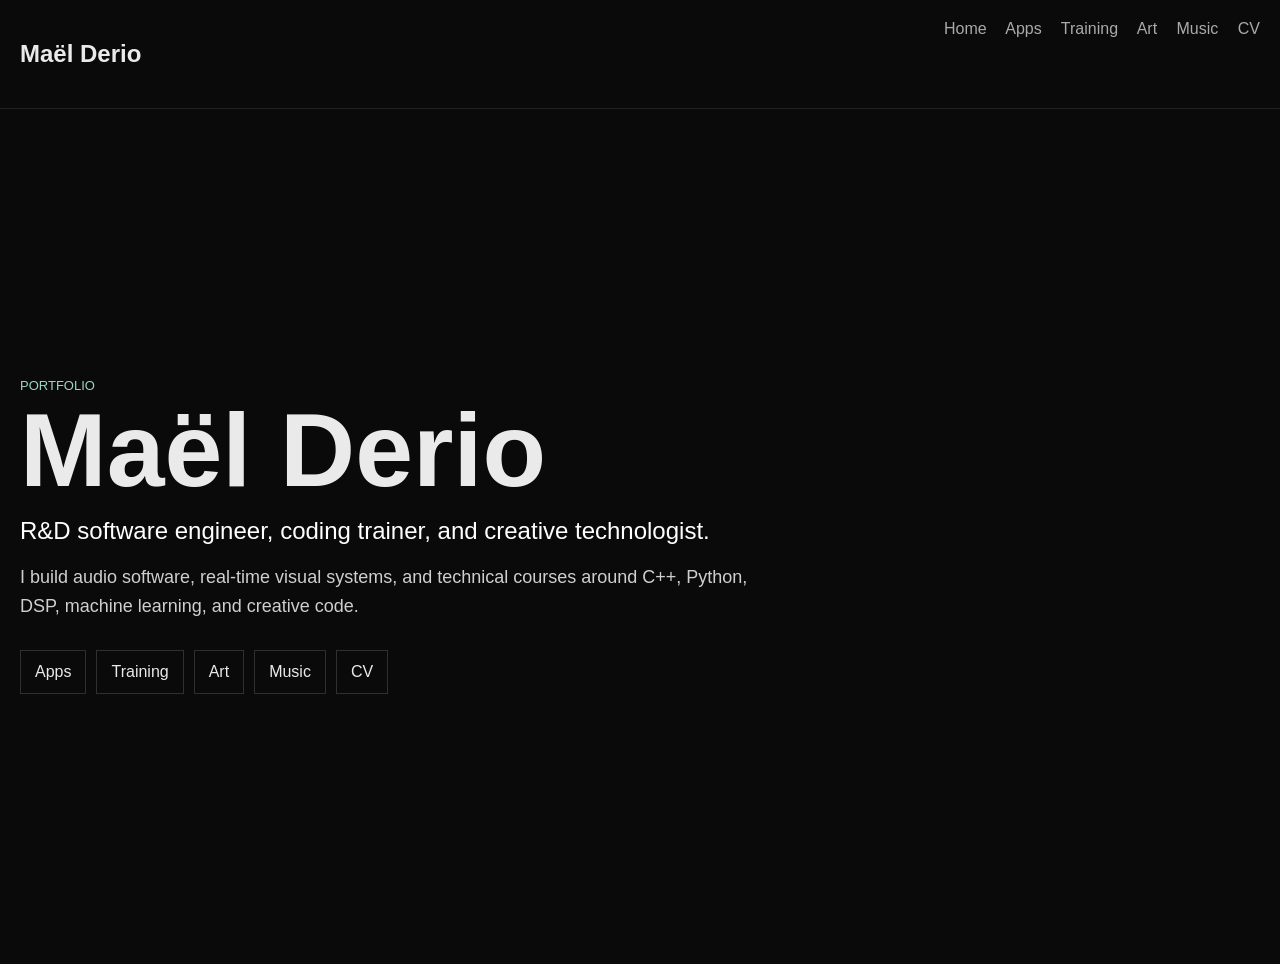
<file: index.html>
<!DOCTYPE html>
<html lang="en">
<head>
  <meta charset="UTF-8">
  <title>Maël Derio - Portfolio</title>
  <link rel="stylesheet" href="css/styles.css">
</head>
<body>

<nav>
  <h1><a href="index.html">Maël Derio</a></h1>
  <div>
    <a href="index.html">Home</a>
    <a href="apps.html">Apps</a>
    <a href="training.html">Training</a>
    <a href="art.html">Art</a>
    <a href="music.html">Music</a>
    <a href="cv.html">CV</a>
  </div>
</nav>

<main>
<section class="landing">
  <p class="eyebrow">Portfolio</p>
  <h2>Maël Derio</h2>
  <p class="landing-title">R&amp;D software engineer, coding trainer, and creative technologist.</p>
  <p>
    I build audio software, real-time visual systems, and technical courses
    around C++, Python, DSP, machine learning, and creative code.
  </p>

  <div class="quick-links" aria-label="Portfolio sections">
    <a href="apps.html">Apps</a>
    <a href="training.html">Training</a>
    <a href="art.html">Art</a>
    <a href="music.html">Music</a>
    <a href="cv.html">CV</a>
  </div>
</section>
</main>

</body>
</html>
</file>
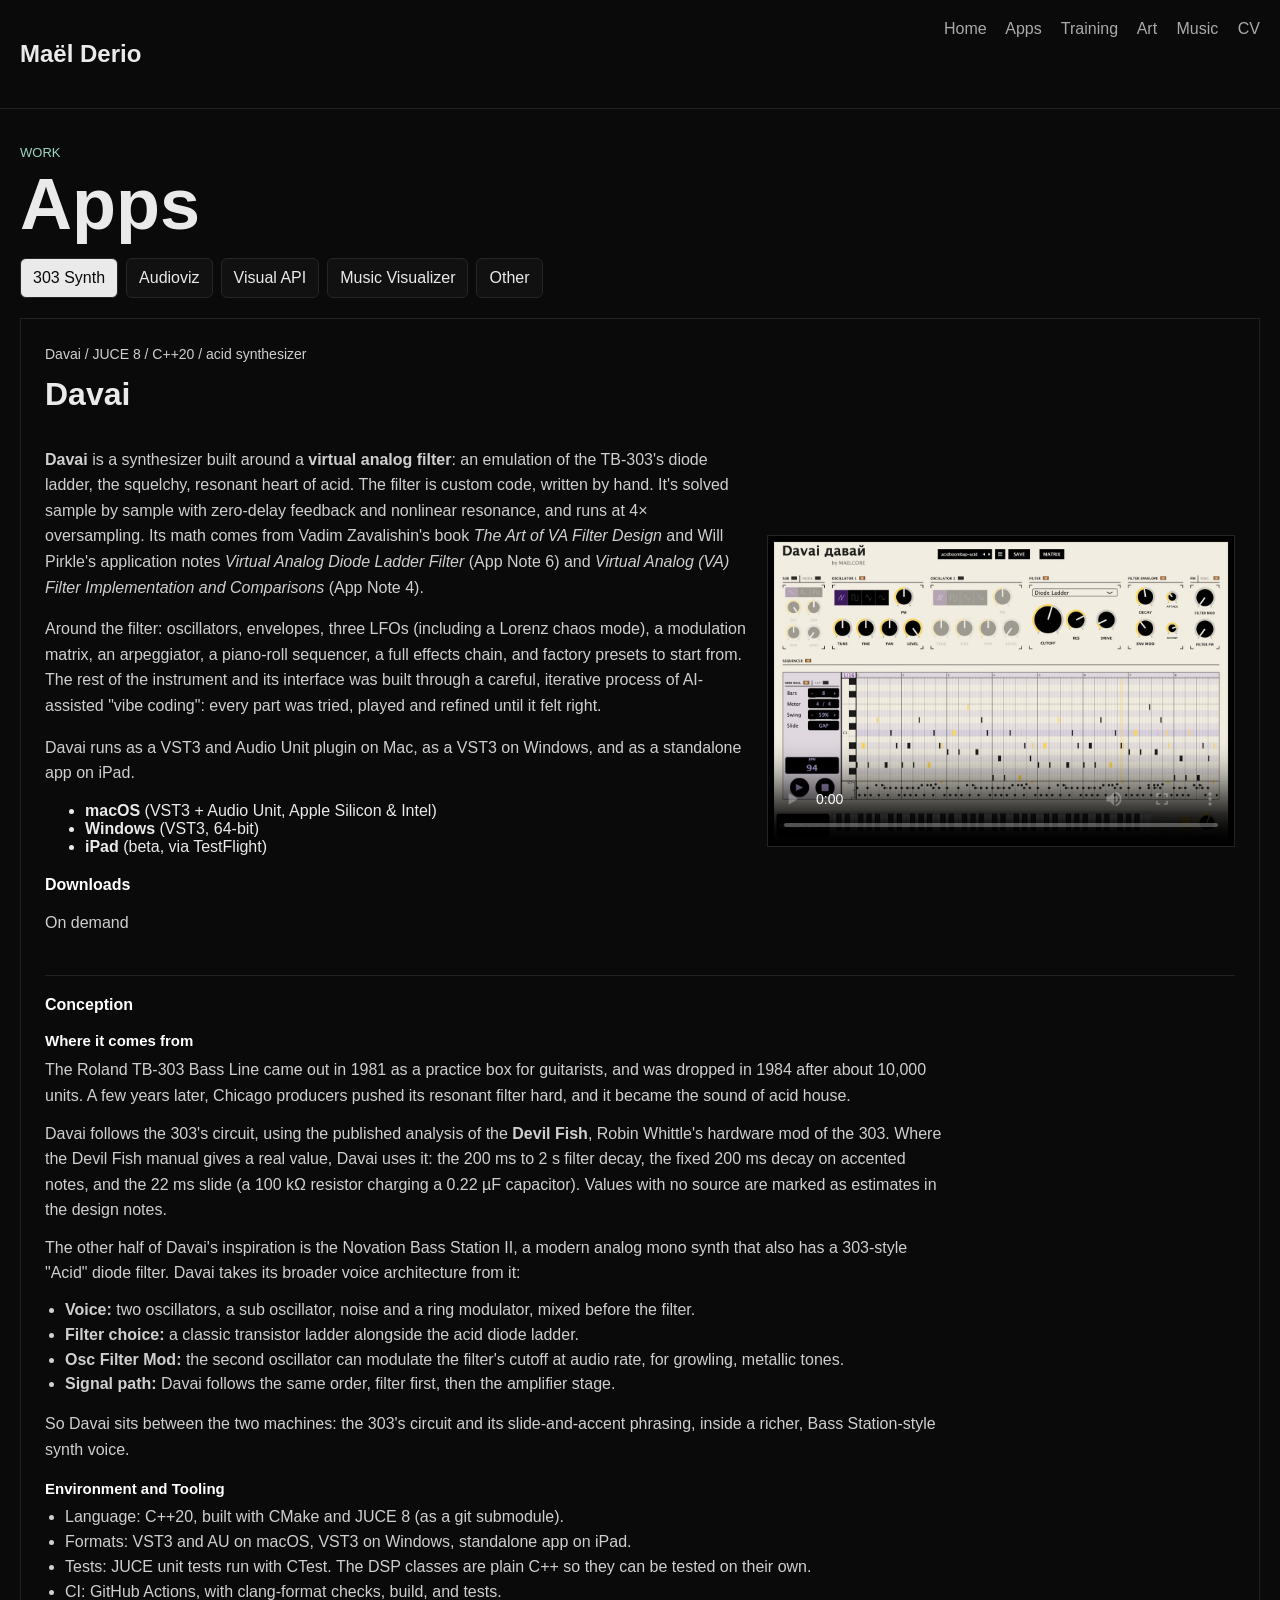
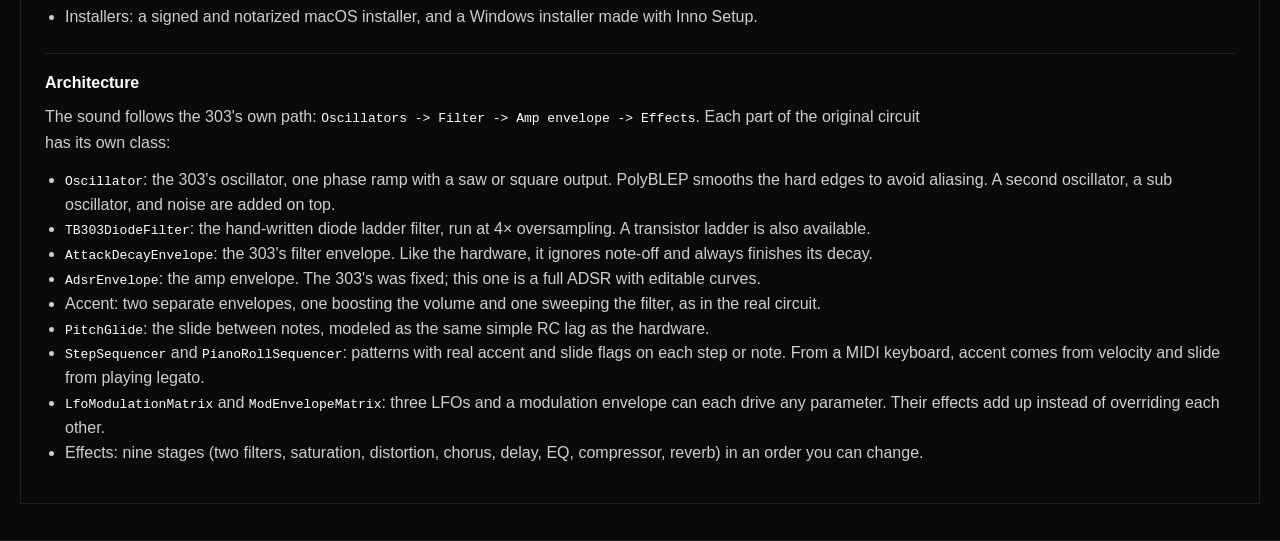
<file: apps.html>
<!DOCTYPE html>
<html lang="en">
<head>
  <meta charset="UTF-8">
  <title>Apps - Maël Derio</title>
  <link rel="stylesheet" href="css/styles.css">
</head>
<body>

<nav>
  <h1><a href="index.html">Maël Derio</a></h1>
  <div>
    <a href="index.html">Home</a>
    <a href="apps.html">Apps</a>
    <a href="training.html">Training</a>
    <a href="art.html">Art</a>
    <a href="music.html">Music</a>
    <a href="cv.html">CV</a>
  </div>
</nav>

<main>
<section class="portfolio-section" id="apps" aria-label="Apps">
  <div class="section-heading">
    <p class="eyebrow">Work</p>
    <h2>Apps</h2>
  </div>

  <div class="tabs" role="tablist" aria-label="Apps">
    <button class="tab active" type="button" role="tab" aria-selected="true" aria-controls="app-303" data-tab="app-303">303 Synth</button>
    <button class="tab" type="button" role="tab" aria-selected="false" aria-controls="app-audioviz" data-tab="app-audioviz">Audioviz</button>
    <button class="tab" type="button" role="tab" aria-selected="false" aria-controls="app-visual-api" data-tab="app-visual-api">Visual API</button>
    <button class="tab" type="button" role="tab" aria-selected="false" aria-controls="app-music-visualizer" data-tab="app-music-visualizer">Music Visualizer</button>
    <button class="tab" type="button" role="tab" aria-selected="false" aria-controls="app-other" data-tab="app-other">Other</button>
  </div>

  <article class="tab-panel active" id="app-303" role="tabpanel">
    <p class="repo-meta">Davai / JUCE 8 / C++20 / acid synthesizer</p>
    <h3>Davai</h3>
    <div class="feature-layout">
      <div>
        <p>
          <strong>Davai</strong> is a synthesizer built around a
          <strong>virtual analog filter</strong>: an emulation of the TB-303's
          diode ladder, the squelchy, resonant heart of acid. The filter is
          custom code, written by hand. It's solved sample by sample with
          zero-delay feedback and nonlinear resonance, and runs at 4×
          oversampling. Its math comes from Vadim Zavalishin's book
          <em>The Art of VA Filter Design</em> and Will Pirkle's application
          notes <em>Virtual Analog Diode Ladder Filter</em> (App Note 6) and
          <em>Virtual Analog (VA) Filter Implementation and Comparisons</em>
          (App Note 4).
        </p>
        <p>
          Around the filter: oscillators, envelopes, three LFOs (including a
          Lorenz chaos mode), a modulation matrix, an arpeggiator, a piano-roll
          sequencer, a full effects chain, and factory presets to start from.
          The rest of the instrument and its interface was built through a
          careful, iterative process of AI-assisted "vibe coding": every part
          was tried, played and refined until it felt right.
        </p>
        <p>
          Davai runs as a VST3 and Audio Unit plugin on Mac, as a VST3 on
          Windows, and as a standalone app on iPad.
        </p>
        <ul class="download-list">
          <li><strong>macOS</strong> (VST3 + Audio Unit, Apple Silicon &amp; Intel)</li>
          <li>
            <strong>Windows</strong> (VST3, 64-bit)
          </li>
          <li><strong>iPad</strong> (beta, via TestFlight)</li>
        </ul>
        <h4 class="downloads-heading">Downloads</h4>
        <p>On demand</p>
      </div>
      <div class="video-embed">
        <video controls playsinline preload="metadata" width="1920" height="1280" poster="assets/media/davai/Davai-demo-acidboombap-poster.jpg">
          <source src="assets/media/davai/Davai-demo-acidboombap.mp4" type="video/mp4">
        </video>
      </div>
    </div>
    <section class="app-detail">
      <h4>Conception</h4>
      <h5>Where it comes from</h5>
      <p>
        The Roland TB-303 Bass Line came out in 1981 as a practice box for
        guitarists, and was dropped in 1984 after about 10,000 units. A few
        years later, Chicago producers pushed its resonant filter hard, and it
        became the sound of acid house.
      </p>
      <p>
        Davai follows the 303's circuit, using the published analysis of the
        <strong>Devil Fish</strong>, Robin Whittle's hardware mod of the 303.
        Where the Devil Fish manual gives a real value, Davai uses it: the
        200 ms to 2 s filter decay, the fixed 200 ms decay on accented notes,
        and the 22 ms slide (a 100 kΩ resistor charging a 0.22 µF capacitor).
        Values with no source are marked as estimates in the design notes.
      </p>
      <p>
        The other half of Davai's inspiration is the Novation Bass Station II,
        a modern analog mono synth that also has a 303-style "Acid" diode
        filter. Davai takes its broader voice architecture from it:
      </p>
      <ul>
        <li><strong>Voice:</strong> two oscillators, a sub oscillator, noise and a ring modulator, mixed before the filter.</li>
        <li><strong>Filter choice:</strong> a classic transistor ladder alongside the acid diode ladder.</li>
        <li><strong>Osc Filter Mod:</strong> the second oscillator can modulate the filter's cutoff at audio rate, for growling, metallic tones.</li>
        <li><strong>Signal path:</strong> Davai follows the same order, filter first, then the amplifier stage.</li>
      </ul>
      <p>
        So Davai sits between the two machines: the 303's circuit and its
        slide-and-accent phrasing, inside a richer, Bass Station-style synth
        voice.
      </p>
      <h5>Environment and Tooling</h5>
      <ul>
        <li>Language: C++20, built with CMake and JUCE 8 (as a git submodule).</li>
        <li>Formats: VST3 and AU on macOS, VST3 on Windows, standalone app on iPad.</li>
        <li>Tests: JUCE unit tests run with CTest. The DSP classes are plain C++ so they can be tested on their own.</li>
        <li>CI: GitHub Actions, with clang-format checks, build, and tests.</li>
        <li>Installers: a signed and notarized macOS installer, and a Windows installer made with Inno Setup.</li>
      </ul>
    </section>
    <section class="architecture">
      <h4>Architecture</h4>
      <p>
        The sound follows the 303's own path:
        <code>Oscillators -> Filter -> Amp envelope -> Effects</code>.
        Each part of the original circuit has its own class:
      </p>
      <ul>
        <li><code>Oscillator</code>: the 303's oscillator, one phase ramp with a saw or square output. PolyBLEP smooths the hard edges to avoid aliasing. A second oscillator, a sub oscillator, and noise are added on top.</li>
        <li><code>TB303DiodeFilter</code>: the hand-written diode ladder filter, run at 4× oversampling. A transistor ladder is also available.</li>
        <li><code>AttackDecayEnvelope</code>: the 303's filter envelope. Like the hardware, it ignores note-off and always finishes its decay.</li>
        <li><code>AdsrEnvelope</code>: the amp envelope. The 303's was fixed; this one is a full ADSR with editable curves.</li>
        <li>Accent: two separate envelopes, one boosting the volume and one sweeping the filter, as in the real circuit.</li>
        <li><code>PitchGlide</code>: the slide between notes, modeled as the same simple RC lag as the hardware.</li>
        <li><code>StepSequencer</code> and <code>PianoRollSequencer</code>: patterns with real accent and slide flags on each step or note. From a MIDI keyboard, accent comes from velocity and slide from playing legato.</li>
        <li><code>LfoModulationMatrix</code> and <code>ModEnvelopeMatrix</code>: three LFOs and a modulation envelope can each drive any parameter. Their effects add up instead of overriding each other.</li>
        <li>Effects: nine stages (two filters, saturation, distortion, chorus, delay, EQ, compressor, reverb) in an order you can change.</li>
      </ul>
    </section>
  </article>

  <article class="tab-panel" id="app-audioviz" role="tabpanel" hidden>
    <div class="feature-layout media-centered">
      <div>
        <p class="repo-meta">Audioviz / JUCE 8 / C++20 / audio visualization</p>
        <h3>Audioviz</h3>
        <p>
          Audioviz is a plugin and standalone app that give tools to analyse audio.
          It combines oscilloscope-style waveform display, spectrum analysis, 
          trigger controls, metering, zoom, and time-window navigation in a compact audio tool.
        </p>
        <p>
          The core challenge is keeping the audio thread safe while the UI
          remains fluid. Incoming samples are written into real-time
          history buffers, then copied into stable snapshots for drawing so the
          visual layer can stay responsive without blocking audio processing.
        </p>
      </div>
      <div class="video-embed">
        <video controls playsinline preload="metadata" width="1920" height="1120" poster="assets/media/audioviz/Audioviz-demo-90s-poster.jpg">
          <source src="assets/media/audioviz/Audioviz-demo-90s.mp4" type="video/mp4">
        </video>
      </div>
    </div>
    <section class="app-detail">
      <h4>Environment and Tooling</h4>
      <p>
        Built as a modern JUCE audio project in C++20, using CMake 3.22 and a
        JUCE submodule, coded both by hand and with AI assistance. The CMake project
        defines versioned build information, shared sources for plugin and standalone targets,
        optional ccache, and test discovery through CTest.
      </p>
      <ul>
        <li>Language: C++20, with extensions disabled.</li>
        <li>Frameworks: JUCE audio, GUI, DSP, events, and standalone/plugin wrappers.</li>
        <li>Build: CMake release build with generated JUCE headers and shared source lists.</li>
        <li>Targets: standalone app plus plugin formats such as VST3 and AU.</li>
        <li>CI: GitHub Actions on macOS, with submodules, ccache, clang-format checks, CMake build, and CTest.</li>
      </ul>
    </section>
    <section class="architecture">
      <h4>Architecture</h4>
      <p>
        The application is organized around a strict separation between the
        real-time audio path, analysis state, rendering, and interaction code:
        <code>audio input -> PluginProcessor -> ScopeData/SpectrumData -> UI renderers</code>.
        This keeps the audio callback predictable while letting the interface
        repaint at its own rhythm.
      </p>
      <ul>
        <li><code>Source/Audio</code>: owns the processor, waveform history, trigger logic, meters, and spectrum analysis. These classes isolate sample capture and analysis from drawing code.</li>
        <li><code>ScopeWaveformHistory</code>: stores incoming samples in per-channel circular buffers so the UI can copy stable snapshots without blocking the audio thread.</li>
        <li><code>ScopeData</code> and <code>SpectrumData</code>: expose prepared data for the waveform and frequency views, which keeps renderers simple and avoids recomputing expensive values in paint calls.</li>
        <li><code>Source/State</code>: centralizes parameter/state handling so processor and UI agree on time windows, trigger mode, spectrum settings, and display choices.</li>
        <li><code>Source/UI/Renderers</code>: contains focused drawing components for waveform, grid, clipping, spectrum, meters, and titles; each renderer has one visual responsibility.</li>
        <li><code>Source/UI/Interaction</code>: isolates drag, wheel, and zoom behavior from rendering so input logic can evolve without touching DSP or drawing internals.</li>
        <li><code>Source/UI/Panels</code> and controls: compose the toolbar and parameter panels from smaller controls, making the editor layout easier to maintain.</li>
      </ul>
      <p>
        Short time windows keep precise raw sample history for trigger-aligned
        oscilloscope drawing. Longer time windows use min/max overview storage
        so broad waveform shape can be drawn efficiently without scanning every
        stored sample on each repaint.
      </p>
    </section>
  </article>

  <article class="tab-panel" id="app-visual-api" role="tabpanel" hidden>
    <p class="repo-meta">visualAPI / Python 3.14 / ModernGL / GLSL / generative visuals</p>
    <h3>Visual API</h3>
    <div class="intro-text">
        <p>
          Visual API turns my archive of Processing sketches into a Python
          library of real-time visuals. Each sketch becomes a Python object
          that can be listed, searched and launched in one line, like
          <code>visualAPI.BlackHole1(seconds=30)</code>, and is drawn on the
          GPU with ModernGL and GLSL shaders.
        </p>
        <p>
          The archive holds 250 sketches, and every one of them is in the
          catalog from the start. So far 67 have been ported, family by
          family: particle orbits, 3D wave surfaces, image ripples, mountains,
          lit oyster shells and circle compositions. There are also 7 original
          visuals with no Processing source: cellular automata (Conway's Life,
          HighLife, Seeds, Bloom and the continuous Lenia) and AImmune, an
          audio-reactive immune-system simulation that grows a
          reaction-diffusion pattern.
        </p>
        <p>
          A gallery mode plays the visuals one after another with crossfades,
          in a window or fullscreen, and can record a full cycle to an MP4
          movie.
        </p>
    </div>
    <section class="media-gallery" aria-label="Visual API gallery">
      <figure>
        <video class="gallery-video" muted loop playsinline controls preload="none" poster="assets/media/visual-api/Lenia-poster.jpg">
          <source src="assets/media/visual-api/Lenia.mp4" type="video/mp4">
        </video>
        <figcaption><strong>Lenia</strong> · a continuous cellular automaton growing from a small seed</figcaption>
      </figure>
      <figure>
        <video class="gallery-video" muted loop playsinline controls preload="none" poster="assets/media/visual-api/AWave-poster.jpg">
          <source src="assets/media/visual-api/AWave.mp4" type="video/mp4">
        </video>
        <figcaption><strong>AWave</strong> · a 3D surface of cubes riding a moving wave</figcaption>
      </figure>
      <figure>
        <video class="gallery-video" muted loop playsinline controls preload="none" poster="assets/media/visual-api/circlesFXRain-poster.jpg">
          <source src="assets/media/visual-api/circlesFXRain.mp4" type="video/mp4">
        </video>
        <figcaption><strong>circlesFXRain</strong> · ripples of light falling like rain</figcaption>
      </figure>
      <figure>
        <video class="gallery-video" muted loop playsinline controls preload="none" poster="assets/media/visual-api/FloatingCirclesWithLines-poster.jpg">
          <source src="assets/media/visual-api/FloatingCirclesWithLines.mp4" type="video/mp4">
        </video>
        <figcaption><strong>FloatingCirclesWithLines</strong> · drifting circles joined by lines</figcaption>
      </figure>
    </section>
    <section class="app-detail">
      <h4>Environment and Tooling</h4>
      <ul>
        <li>Language: Python 3.14, in a Conda environment.</li>
        <li>Libraries: NumPy, ModernGL, GLFW, GLSL shaders and Pillow, with ffmpeg for movie export.</li>
        <li>Tests and quality: pytest, Ruff and strict mypy. The tests never open a GPU window, so they run anywhere.</li>
        <li>CI: GitHub Actions running Ruff format and lint checks, mypy and pytest.</li>
      </ul>
    </section>
  </article>

  <article class="tab-panel" id="app-music-visualizer" role="tabpanel" hidden>
    <p class="repo-meta">audiovisual / Python / ModernGL / GLSL</p>
    <h3>Music Visualizer</h3>
    <div class="feature-layout">
      <div>
        <p>
          Music Visualizer is a real-time audio-reactive visual engine. Python
          extracts deterministic audio features from live input, maps them to
          visual parameters, then sends those parameters to GLSL shaders.
        </p>
      </div>
      <div class="video-embed">
        <video controls playsinline preload="metadata" width="1920" height="1080" poster="assets/media/music-visualizer/Music-Visualizer-slambleant-poster.jpg">
          <source src="assets/media/music-visualizer/Music-Visualizer-slambleant.mp4" type="video/mp4">
        </video>
      </div>
    </div>
    <section class="app-detail">
      <h4>Conception</h4>
      <h5>Listening to the music</h5>
      <p>
        Many times per second, the engine takes a short window of the incoming
        sound and measures a few simple things about it:
      </p>
      <ul>
        <li><strong>Loudness</strong> (RMS): how strong the sound is overall.</li>
        <li><strong>Bass, mids and highs</strong>: how much energy sits in the low (20–250 Hz), middle (250 Hz–4 kHz) and high (4–20 kHz) frequencies.</li>
        <li><strong>Brightness</strong> (spectral centroid): whether the sound leans dark or bright.</li>
        <li><strong>Onset</strong>: a sudden rise in volume, like the start of a note or a hit.</li>
        <li><strong>Kick</strong>: a sudden rise in the bass, to catch the kick drum.</li>
      </ul>
      <p>
        These values are smoothed over time: they rise fast and fall slowly,
        so the image reacts at once but doesn't flicker. The kick gets its own
        envelope, so each hit gives a clear punch.
      </p>
      <h5>From sound to image</h5>
      <p>
        The features are then mixed into eight visual parameters, each one
        driven by a few features:
      </p>
      <ul>
        <li><strong>Scale</strong> (bass and kick): the shape swells with the low end.</li>
        <li><strong>Deformation</strong> (bass and kick): how much the shape bends and flows.</li>
        <li><strong>Pulse</strong> (kick, loudness and onsets): the beat of the image.</li>
        <li><strong>Intensity</strong> (loudness, mids and kick): how much is going on.</li>
        <li><strong>Hue</strong> (brightness and highs): the color drifts with the timbre.</li>
        <li><strong>Detail</strong> (highs and mids): fine texture and sparks.</li>
        <li><strong>Flash</strong> (kick and onsets): a burst of light on each hit.</li>
        <li><strong>Kick</strong>: passed straight through for shockwaves and bursts.</li>
      </ul>
      <p>
        Each shader reads the same parameters in its own way. The particle
        shader turns them into bursts and sparks, the fluid shader into
        pressure and flow. A playlist can crossfade between shaders while the
        music plays, as in the video above.
      </p>
      <h5>Environment and Tooling</h5>
      <p>
        Built as a Python audio-visual engine with a Conda environment and a
        typed/linted package layout. Python handles live audio capture, feature
        extraction, mapping, and orchestration, while ModernGL and GLSL handle
        the real-time visual output.
      </p>
      <ul>
        <li>Language: Python 3.14.6, with Ruff targeting Python 3.14 and mypy checking <code>src</code> and <code>tests</code>.</li>
        <li>Frameworks and libraries: NumPy, SciPy, sounddevice, ModernGL, GLFW, GLSL shaders.</li>
        <li>Build/environment: Conda environment in <code>environment.yml</code> plus <code>pyproject.toml</code> tooling configuration.</li>
        <li>Testing and quality: pytest tests, Ruff format/lint, and strict mypy options.</li>
        <li>CI: GitHub Actions on macOS running Conda setup, Ruff format check, Ruff lint, mypy, and pytest.</li>
      </ul>
    </section>
  </article>

  <article class="tab-panel" id="app-other" role="tabpanel" hidden>
    <h3>Other</h3>
    <div class="intro-text">
      <p>Other projects I have worked on</p>
    </div>
    <div class="subprojects">
      <section>
        <h4>Klide</h4>
        <p class="repo-meta">Open-source JUCE drum machine, 2022 - 2023</p>
        <p>A VST3 polyrhythm drum machine built with JUCE, with filters, ADSR envelopes and presets. I migrated it to JUCE 7 and released it as open source.</p>
      </section>
      <section>
        <h4>Non-Violent Communication app</h4>
        <p class="repo-meta">Mathbot, 2018 - 2019</p>
        <p>Product owner for a mobile app about Non-Violent Communication, working with a remote team.</p>
      </section>
      <section>
        <h4>Robot spheres for a dance show</h4>
        <p class="repo-meta">Mathbot, 2016 - 2017</p>
        <p>Connected robot spheres to a real-time sound and light software over OSC for a contemporary dance performance.</p>
      </section>
      <section>
        <h4>Deck of Needs</h4>
        <p class="repo-meta">Mathbot, 2016 - 2017</p>
        <p>Prototype of a mobile app for therapists, in C++ with cocos2d-x.</p>
      </section>
      <section>
        <h4>Opus live streaming encoder</h4>
        <p class="repo-meta">Radioactive, Singapore</p>
        <p>As Audio R&D Lead, I developed an Opus encoder for live audio streaming.</p>
      </section>
      <section>
        <h4>Source separation</h4>
        <p class="repo-meta">Audionamix</p>
        <p>Freelance engineering on source separation, isolating instruments and voices from a mixed recording, in C++ and MATLAB.</p>
      </section>
      <section>
        <h4>Semantic search and video streaming</h4>
        <p class="repo-meta">Les Argonautes, 2010</p>
        <p>A semantic search web app for Pôle Emploi in Java, and a peer-to-peer video streaming app.</p>
      </section>
      <section>
        <h4>Signal processing for language acquisition</h4>
        <p class="repo-meta">IRCAM</p>
        <p>Research engineering on signal processing for language acquisition.</p>
      </section>
      <section>
        <h4>Detecting language troubles in infants</h4>
        <p class="repo-meta">PhD research, Université Pierre et Marie Curie, 2006 - 2009</p>
        <p>Audio and speech processing research on automatically detecting language troubles in infants.</p>
      </section>
      <section>
        <h4>Sound perception in Modalys</h4>
        <p class="repo-meta">IRCAM, 2005</p>
        <p>A listening experiment linking the physical parameters of a sound synthesis software to how we hear them.</p>
      </section>
      <section>
        <h4>3D ultrasound imaging interface</h4>
        <p class="repo-meta">LIP, CNRS/Paris VI, 2004</p>
        <p>A MATLAB interface to test a new 3D ultrasound imaging method.</p>
      </section>
    </div>
  </article>
</section>
</main>

<script>
  function showTab(tab) {
    const tabsContainer = tab.closest(".tabs");
    const section = tab.closest(".portfolio-section");
    const selectedPanel = document.getElementById(tab.dataset.tab);

    tabsContainer.querySelectorAll(".tab").forEach(item => {
      item.classList.remove("active");
      item.setAttribute("aria-selected", "false");
    });

    section.querySelectorAll(".tab-panel").forEach(panel => {
      panel.classList.remove("active");
      panel.hidden = true;
    });

    tab.classList.add("active");
    tab.setAttribute("aria-selected", "true");
    selectedPanel.classList.add("active");
    selectedPanel.hidden = false;
  }

  // Open the tab named in the URL hash, e.g. apps.html#app-303
  function showTabFromHash() {
    const id = decodeURIComponent(location.hash.slice(1));
    const tab = id && document.querySelector(`.tab[data-tab="${CSS.escape(id)}"]`);
    if (tab) {
      showTab(tab);
    }
  }

  document.querySelectorAll(".tab").forEach(tab => {
    tab.addEventListener("click", () => {
      showTab(tab);
      history.replaceState(null, "", `#${tab.dataset.tab}`);
    });
  });

  showTabFromHash();
  window.addEventListener("hashchange", showTabFromHash);

  // Gallery videos play, muted and looping, only while visible
  const galleryObserver = new IntersectionObserver(entries => {
    entries.forEach(entry => {
      if (entry.isIntersecting) {
        entry.target.play().catch(() => {});
      } else {
        entry.target.pause();
      }
    });
  }, { threshold: 0.4 });
  document.querySelectorAll(".gallery-video").forEach(video => galleryObserver.observe(video));
</script>

</body>
</html>
</file>
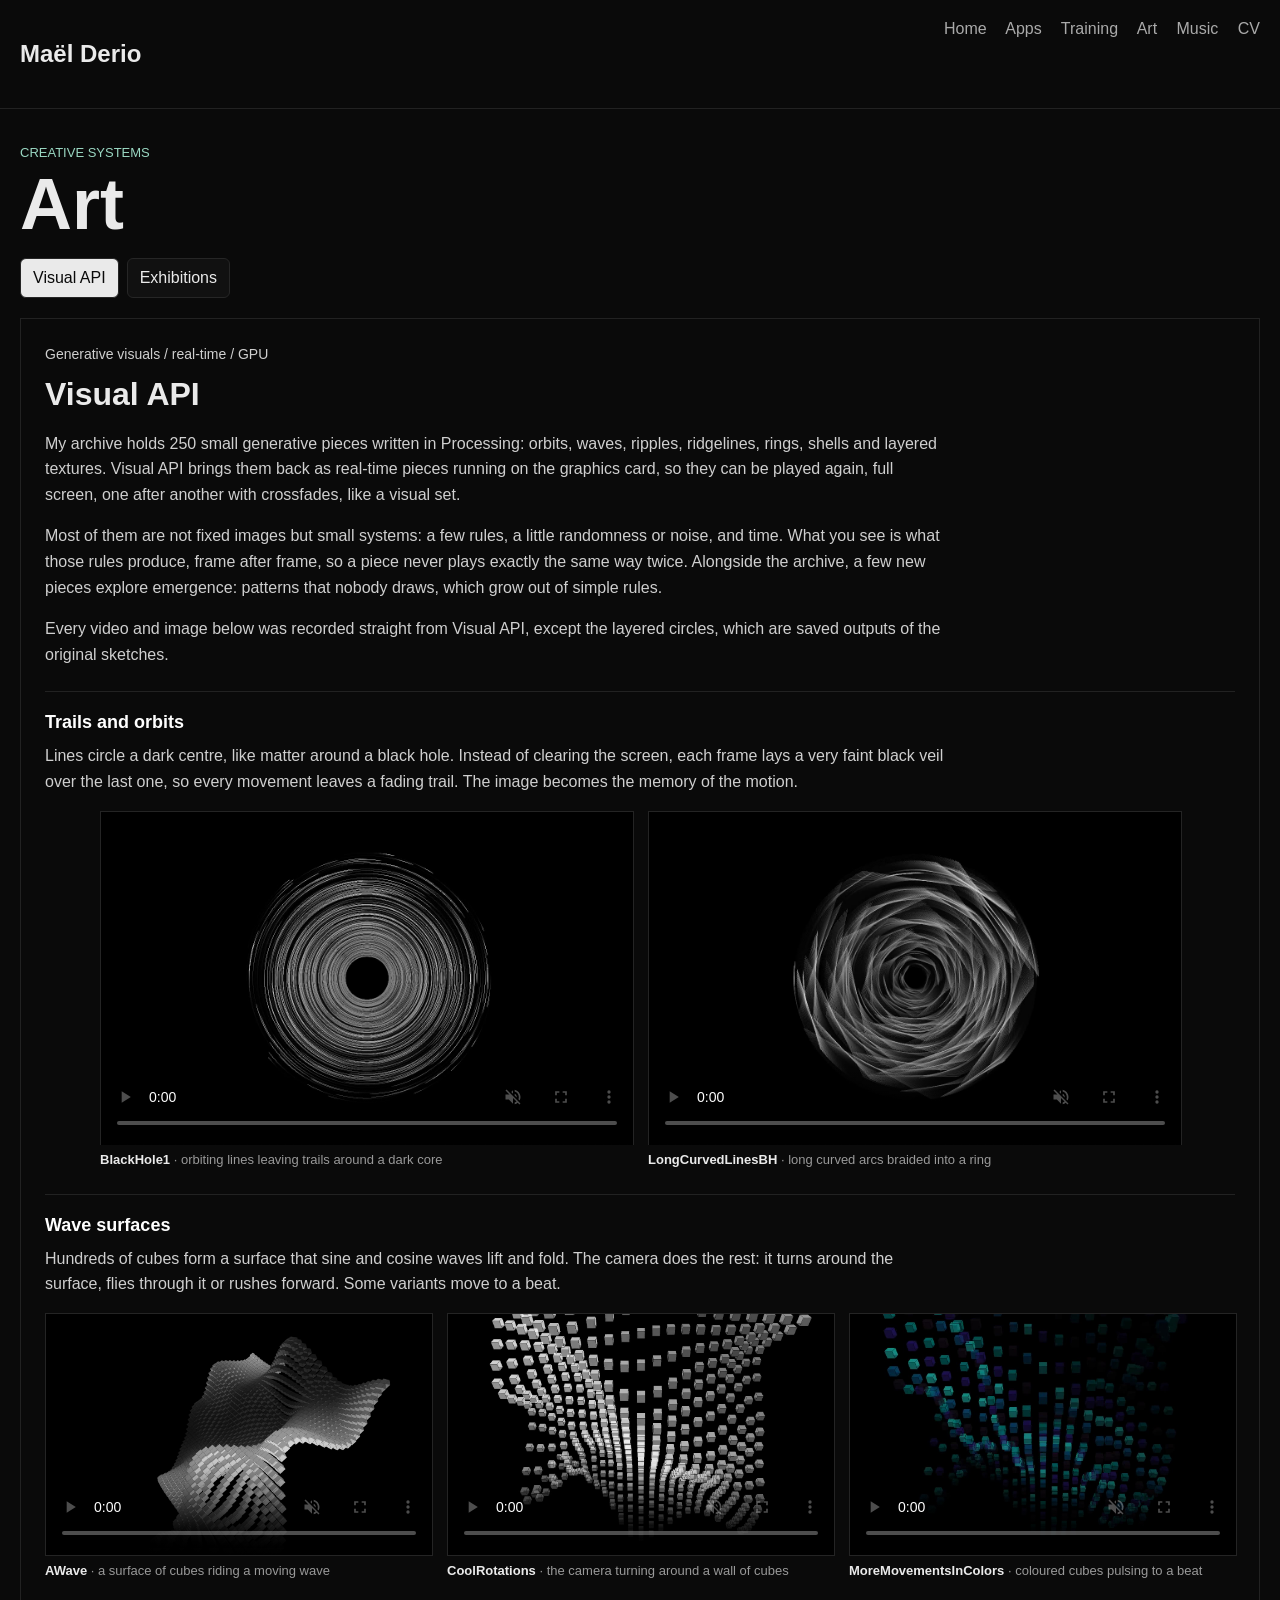
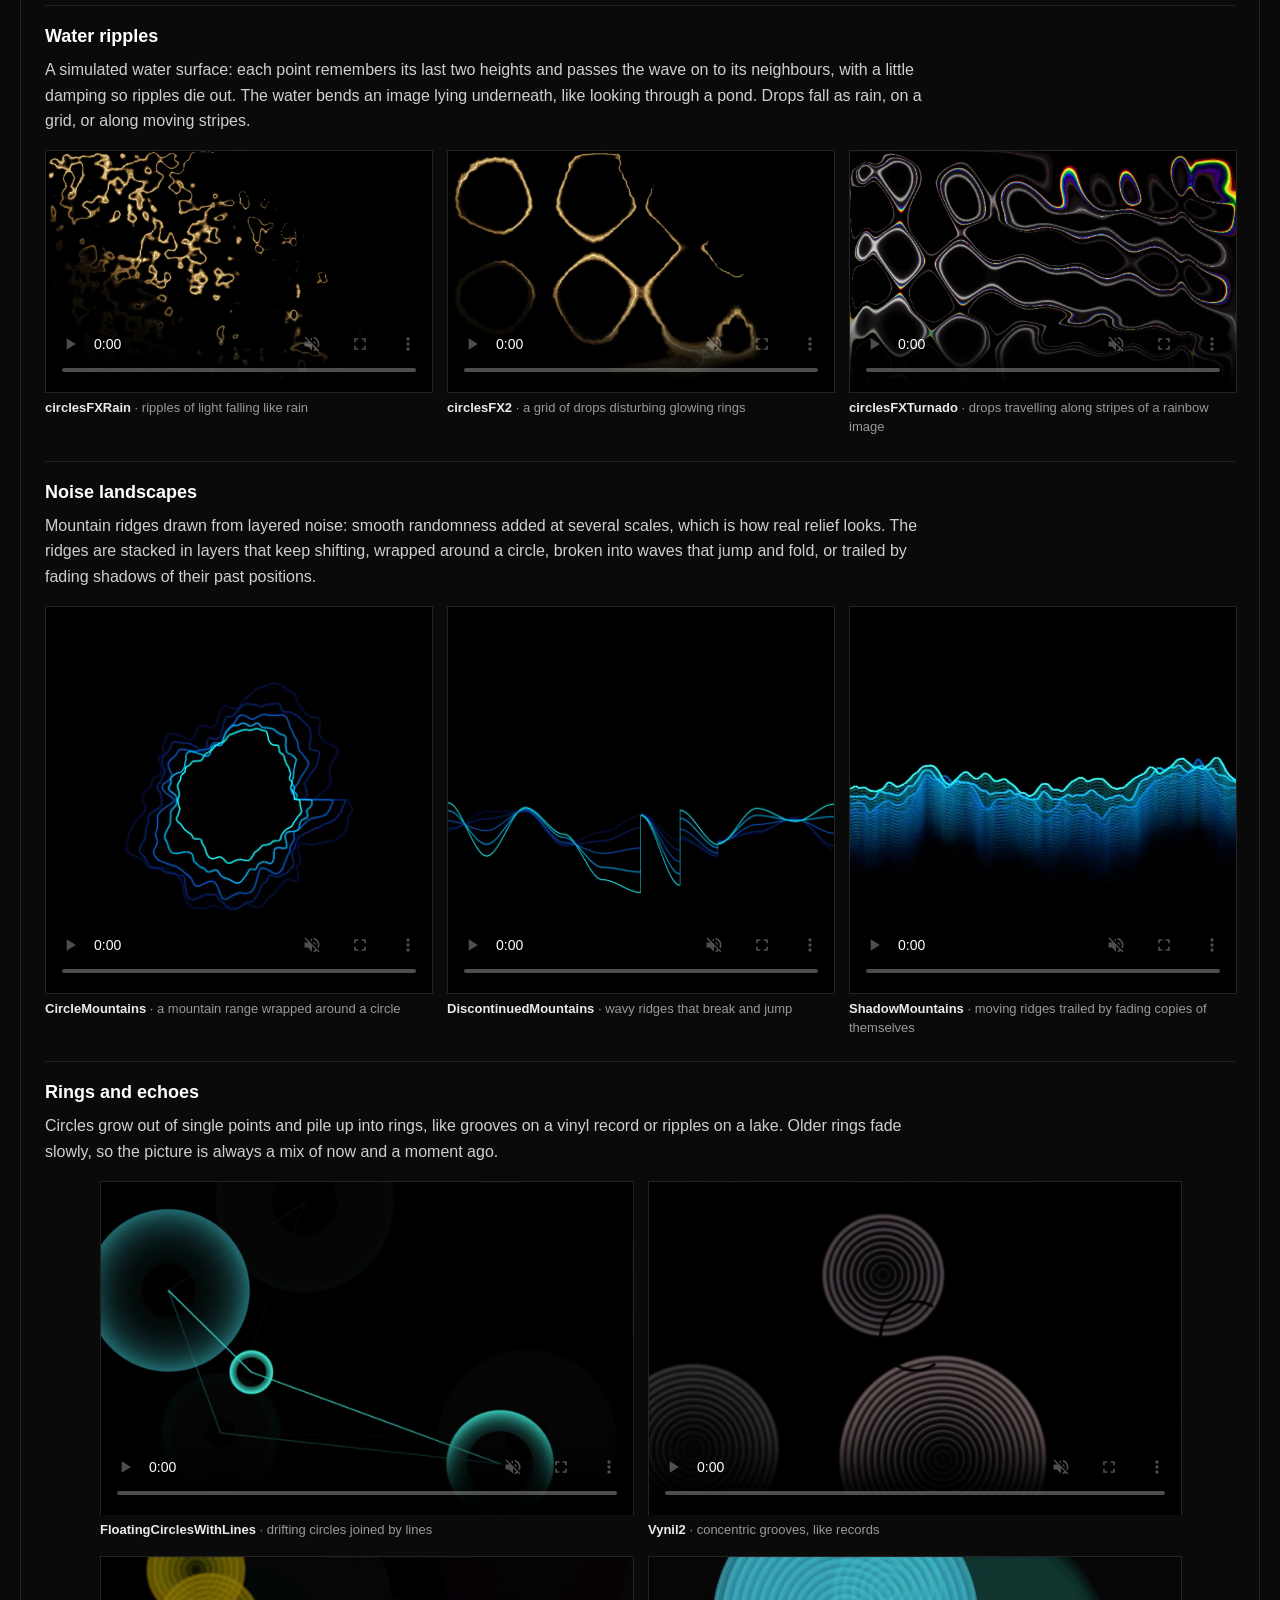
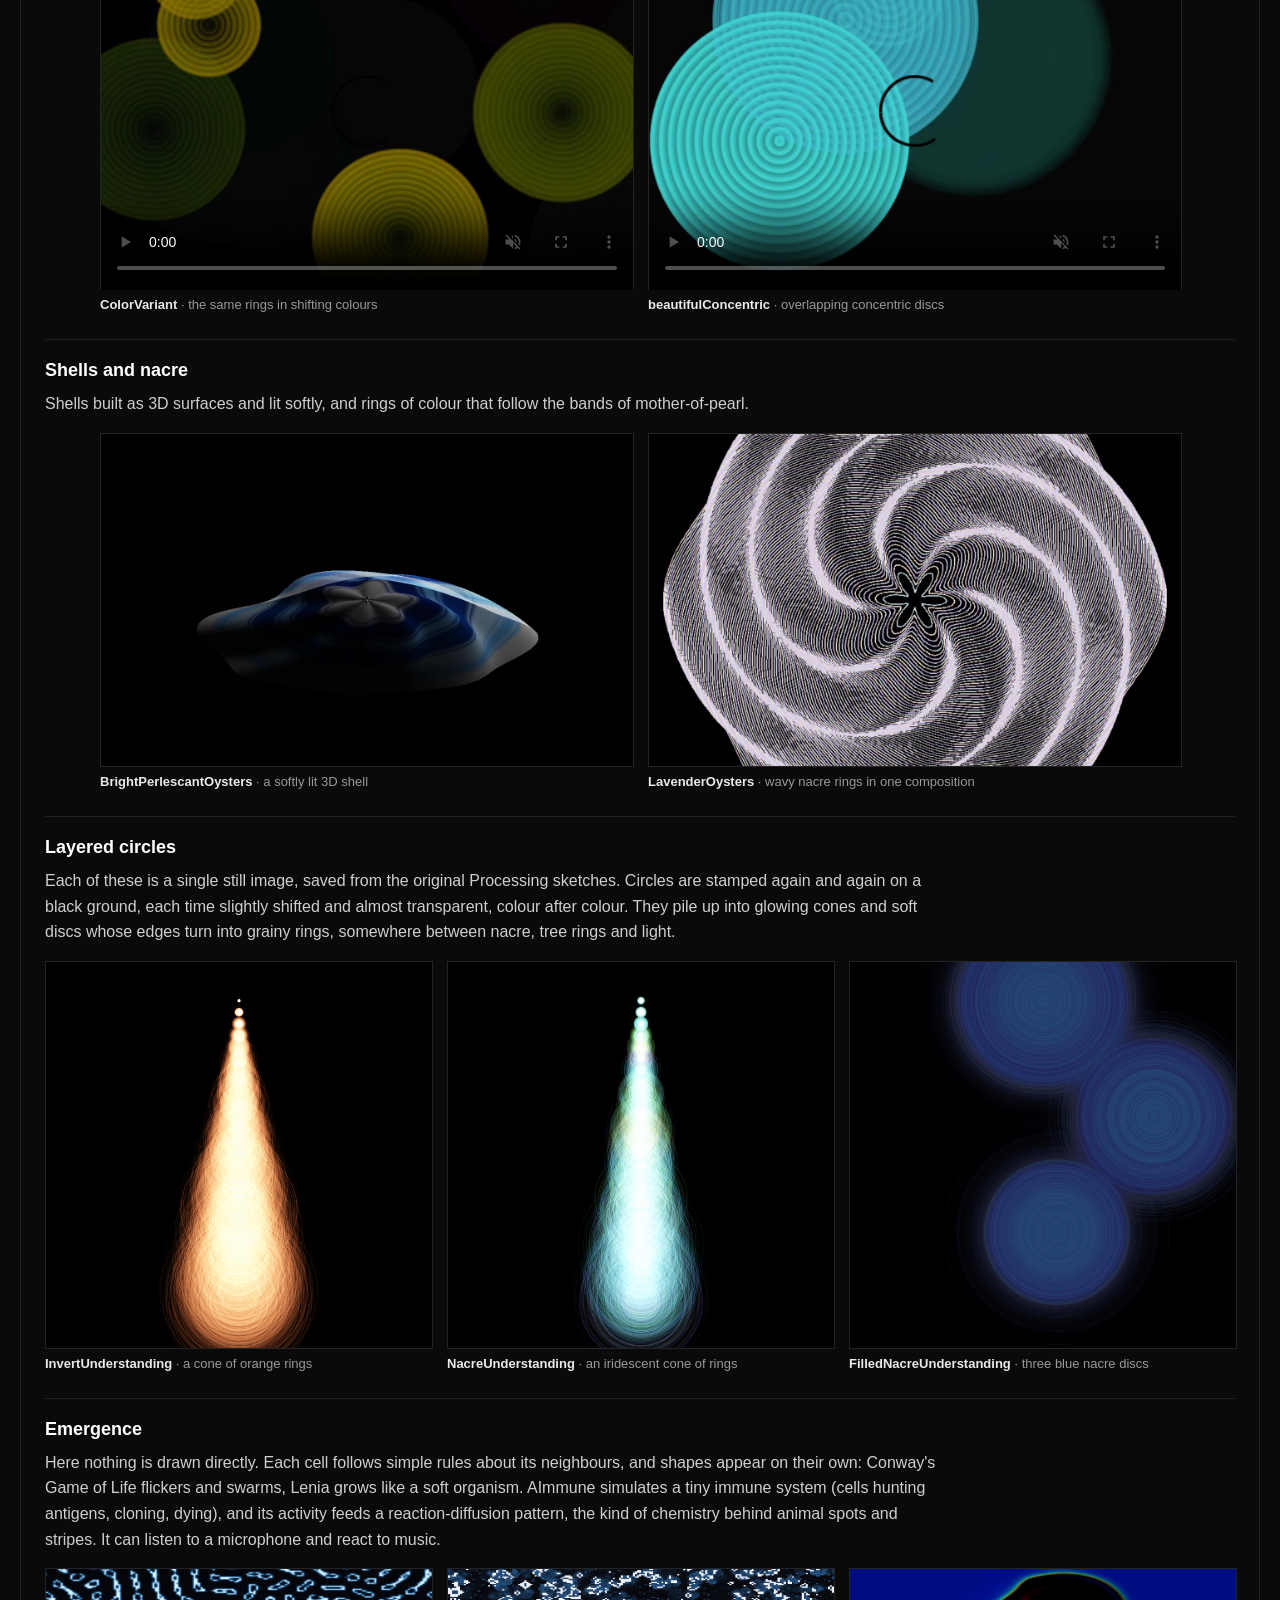
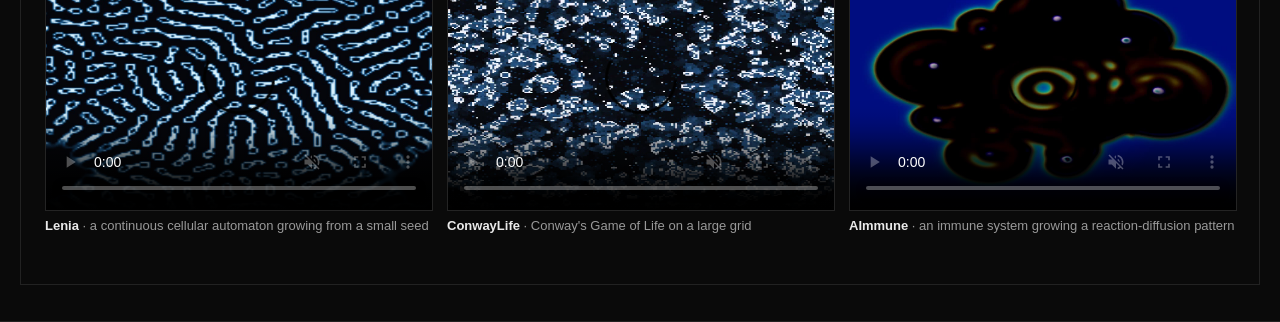
<file: art.html>
<!DOCTYPE html>
<html lang="en">
<head>
  <meta charset="UTF-8">
  <meta name="viewport" content="width=device-width, initial-scale=1">
  <title>Art - Maël Derio</title>
  <link rel="stylesheet" href="css/styles.css">
</head>
<body>

<nav>
  <h1><a href="index.html">Maël Derio</a></h1>
  <div>
    <a href="index.html">Home</a>
    <a href="apps.html">Apps</a>
    <a href="training.html">Training</a>
    <a href="art.html">Art</a>
    <a href="music.html">Music</a>
    <a href="cv.html">CV</a>
  </div>
</nav>

<main>
<section class="portfolio-section" id="art" aria-label="Art">
  <div class="section-heading">
    <p class="eyebrow">Creative systems</p>
    <h2>Art</h2>
  </div>

  <div class="tabs" role="tablist" aria-label="Art projects">
    <button class="tab active" type="button" role="tab" aria-selected="true" aria-controls="art-visual-api" data-tab="art-visual-api">Visual API</button>
    <button class="tab" type="button" role="tab" aria-selected="false" aria-controls="art-exhibitions" data-tab="art-exhibitions">Exhibitions</button>
  </div>

  <article class="tab-panel active" id="art-visual-api" role="tabpanel">
    <p class="repo-meta">Generative visuals / real-time / GPU</p>
    <h3>Visual API</h3>
    <div class="intro-text">
      <p>
        My archive holds 250 small generative pieces written in Processing:
        orbits, waves, ripples, ridgelines, rings, shells and layered
        textures. Visual API brings them back as real-time pieces running on
        the graphics card, so they can be played again, full screen, one
        after another with crossfades, like a visual set.
      </p>
      <p>
        Most of them are not fixed images but small systems: a few rules, a
        little randomness or noise, and time. What you see is what those
        rules produce, frame after frame, so a piece never plays exactly the
        same way twice. Alongside the archive, a few new pieces explore
        emergence: patterns that nobody draws, which grow out of simple rules.
      </p>
      <p>
        Every video and image below was recorded straight from Visual API, except the layered circles, which are saved outputs of the original sketches.
      </p>
    </div>

      <section class="art-technique">
        <h4>Trails and orbits</h4>
        <p>Lines circle a dark centre, like matter around a black hole. Instead of clearing the screen, each frame lays a very faint black veil over the last one, so every movement leaves a fading trail. The image becomes the memory of the motion.</p>
        <div class="media-gallery art-gallery cols-2">
        <figure>
          <video class="gallery-video" muted loop playsinline controls preload="none" poster="assets/media/art/BlackHole1-poster.jpg">
            <source src="assets/media/art/BlackHole1.mp4" type="video/mp4">
          </video>
          <figcaption><strong>BlackHole1</strong> · orbiting lines leaving trails around a dark core</figcaption>
        </figure>
        <figure>
          <video class="gallery-video" muted loop playsinline controls preload="none" poster="assets/media/art/LongCurvedLinesBH-poster.jpg">
            <source src="assets/media/art/LongCurvedLinesBH.mp4" type="video/mp4">
          </video>
          <figcaption><strong>LongCurvedLinesBH</strong> · long curved arcs braided into a ring</figcaption>
        </figure>
        </div>
      </section>

      <section class="art-technique">
        <h4>Wave surfaces</h4>
        <p>Hundreds of cubes form a surface that sine and cosine waves lift and fold. The camera does the rest: it turns around the surface, flies through it or rushes forward. Some variants move to a beat.</p>
        <div class="media-gallery art-gallery cols-3">
        <figure>
          <video class="gallery-video" muted loop playsinline controls preload="none" poster="assets/media/visual-api/AWave-poster.jpg">
            <source src="assets/media/visual-api/AWave.mp4" type="video/mp4">
          </video>
          <figcaption><strong>AWave</strong> · a surface of cubes riding a moving wave</figcaption>
        </figure>
        <figure>
          <video class="gallery-video" muted loop playsinline controls preload="none" poster="assets/media/art/CoolRotations-poster.jpg">
            <source src="assets/media/art/CoolRotations.mp4" type="video/mp4">
          </video>
          <figcaption><strong>CoolRotations</strong> · the camera turning around a wall of cubes</figcaption>
        </figure>
        <figure>
          <video class="gallery-video" muted loop playsinline controls preload="none" poster="assets/media/art/MoreMovementsInColors-poster.jpg">
            <source src="assets/media/art/MoreMovementsInColors.mp4" type="video/mp4">
          </video>
          <figcaption><strong>MoreMovementsInColors</strong> · coloured cubes pulsing to a beat</figcaption>
        </figure>
        </div>
      </section>

      <section class="art-technique">
        <h4>Water ripples</h4>
        <p>A simulated water surface: each point remembers its last two heights and passes the wave on to its neighbours, with a little damping so ripples die out. The water bends an image lying underneath, like looking through a pond. Drops fall as rain, on a grid, or along moving stripes.</p>
        <div class="media-gallery art-gallery cols-3">
        <figure>
          <video class="gallery-video" muted loop playsinline controls preload="none" poster="assets/media/visual-api/circlesFXRain-poster.jpg">
            <source src="assets/media/visual-api/circlesFXRain.mp4" type="video/mp4">
          </video>
          <figcaption><strong>circlesFXRain</strong> · ripples of light falling like rain</figcaption>
        </figure>
        <figure>
          <video class="gallery-video" muted loop playsinline controls preload="none" poster="assets/media/art/circlesFX2-poster.jpg">
            <source src="assets/media/art/circlesFX2.mp4" type="video/mp4">
          </video>
          <figcaption><strong>circlesFX2</strong> · a grid of drops disturbing glowing rings</figcaption>
        </figure>
        <figure>
          <video class="gallery-video" muted loop playsinline controls preload="none" poster="assets/media/art/circlesFXTurnado-poster.jpg">
            <source src="assets/media/art/circlesFXTurnado.mp4" type="video/mp4">
          </video>
          <figcaption><strong>circlesFXTurnado</strong> · drops travelling along stripes of a rainbow image</figcaption>
        </figure>
        </div>
      </section>

      <section class="art-technique">
        <h4>Noise landscapes</h4>
        <p>Mountain ridges drawn from layered noise: smooth randomness added at several scales, which is how real relief looks. The ridges are stacked in layers that keep shifting, wrapped around a circle, broken into waves that jump and fold, or trailed by fading shadows of their past positions.</p>
        <div class="media-gallery art-gallery cols-3 square">
        <figure>
          <video class="gallery-video" muted loop playsinline controls preload="none" poster="assets/media/art/CircleMountains-poster.jpg">
            <source src="assets/media/art/CircleMountains.mp4" type="video/mp4">
          </video>
          <figcaption><strong>CircleMountains</strong> · a mountain range wrapped around a circle</figcaption>
        </figure>
        <figure>
          <video class="gallery-video" muted loop playsinline controls preload="none" poster="assets/media/art/DiscontinuedMountains-poster.jpg">
            <source src="assets/media/art/DiscontinuedMountains.mp4" type="video/mp4">
          </video>
          <figcaption><strong>DiscontinuedMountains</strong> · wavy ridges that break and jump</figcaption>
        </figure>
        <figure>
          <video class="gallery-video" muted loop playsinline controls preload="none" poster="assets/media/art/ShadowMountains-poster.jpg">
            <source src="assets/media/art/ShadowMountains.mp4" type="video/mp4">
          </video>
          <figcaption><strong>ShadowMountains</strong> · moving ridges trailed by fading copies of themselves</figcaption>
        </figure>
        </div>
      </section>

      <section class="art-technique">
        <h4>Rings and echoes</h4>
        <p>Circles grow out of single points and pile up into rings, like grooves on a vinyl record or ripples on a lake. Older rings fade slowly, so the picture is always a mix of now and a moment ago.</p>
        <div class="media-gallery art-gallery cols-2">
        <figure>
          <video class="gallery-video" muted loop playsinline controls preload="none" poster="assets/media/visual-api/FloatingCirclesWithLines-poster.jpg">
            <source src="assets/media/visual-api/FloatingCirclesWithLines.mp4" type="video/mp4">
          </video>
          <figcaption><strong>FloatingCirclesWithLines</strong> · drifting circles joined by lines</figcaption>
        </figure>
        <figure>
          <video class="gallery-video" muted loop playsinline controls preload="none" poster="assets/media/art/Vynil2-poster.jpg">
            <source src="assets/media/art/Vynil2.mp4" type="video/mp4">
          </video>
          <figcaption><strong>Vynil2</strong> · concentric grooves, like records</figcaption>
        </figure>
        <figure>
          <video class="gallery-video" muted loop playsinline controls preload="none" poster="assets/media/art/ColorVariant-poster.jpg">
            <source src="assets/media/art/ColorVariant.mp4" type="video/mp4">
          </video>
          <figcaption><strong>ColorVariant</strong> · the same rings in shifting colours</figcaption>
        </figure>
        <figure>
          <video class="gallery-video" muted loop playsinline controls preload="none" poster="assets/media/art/beautifulConcentric-poster.jpg">
            <source src="assets/media/art/beautifulConcentric.mp4" type="video/mp4">
          </video>
          <figcaption><strong>beautifulConcentric</strong> · overlapping concentric discs</figcaption>
        </figure>
        </div>
      </section>

      <section class="art-technique">
        <h4>Shells and nacre</h4>
        <p>Shells built as 3D surfaces and lit softly, and rings of colour that follow the bands of mother-of-pearl.</p>
        <div class="media-gallery art-gallery cols-2">
        <figure>
          <img src="assets/media/art/BrightPerlescantOysters.jpg" alt="BrightPerlescantOysters, a still from Visual API" loading="lazy" width="1280" height="800">
          <figcaption><strong>BrightPerlescantOysters</strong> · a softly lit 3D shell</figcaption>
        </figure>
        <figure>
          <img src="assets/media/art/LavenderOysters.jpg" alt="LavenderOysters, a still from Visual API" loading="lazy" width="1280" height="800">
          <figcaption><strong>LavenderOysters</strong> · wavy nacre rings in one composition</figcaption>
        </figure>
        </div>
      </section>

      <section class="art-technique">
        <h4>Layered circles</h4>
        <p>Each of these is a single still image, saved from the original Processing sketches. Circles are stamped again and again on a black ground, each time slightly shifted and almost transparent, colour after colour. They pile up into glowing cones and soft discs whose edges turn into grainy rings, somewhere between nacre, tree rings and light.</p>
        <div class="media-gallery art-gallery cols-3 square">
        <figure>
          <img src="assets/media/art/InvertUnderstanding.jpg" alt="InvertUnderstanding, a cone of orange rings on black" loading="lazy" width="1200" height="1200">
          <figcaption><strong>InvertUnderstanding</strong> · a cone of orange rings</figcaption>
        </figure>
        <figure>
          <img src="assets/media/art/NacreUnderstanding.jpg" alt="NacreUnderstanding, an iridescent cone of rings on black" loading="lazy" width="1200" height="1200">
          <figcaption><strong>NacreUnderstanding</strong> · an iridescent cone of rings</figcaption>
        </figure>
        <figure>
          <img src="assets/media/art/FilledNacreUnderstanding.jpg" alt="FilledNacreUnderstanding, three blue nacre discs on black" loading="lazy" width="1200" height="1200">
          <figcaption><strong>FilledNacreUnderstanding</strong> · three blue nacre discs</figcaption>
        </figure>
        </div>
      </section>

      <section class="art-technique">
        <h4>Emergence</h4>
        <p>Here nothing is drawn directly. Each cell follows simple rules about its neighbours, and shapes appear on their own: Conway's Game of Life flickers and swarms, Lenia grows like a soft organism. AImmune simulates a tiny immune system (cells hunting antigens, cloning, dying), and its activity feeds a reaction-diffusion pattern, the kind of chemistry behind animal spots and stripes. It can listen to a microphone and react to music.</p>
        <div class="media-gallery art-gallery cols-3">
        <figure>
          <video class="gallery-video" muted loop playsinline controls preload="none" poster="assets/media/visual-api/Lenia-poster.jpg">
            <source src="assets/media/visual-api/Lenia.mp4" type="video/mp4">
          </video>
          <figcaption><strong>Lenia</strong> · a continuous cellular automaton growing from a small seed</figcaption>
        </figure>
        <figure>
          <video class="gallery-video" muted loop playsinline controls preload="none" poster="assets/media/art/ConwayLife-poster.jpg">
            <source src="assets/media/art/ConwayLife.mp4" type="video/mp4">
          </video>
          <figcaption><strong>ConwayLife</strong> · Conway's Game of Life on a large grid</figcaption>
        </figure>
        <figure>
          <video class="gallery-video" muted loop playsinline controls preload="none" poster="assets/media/art/AImmune-poster.jpg">
            <source src="assets/media/art/AImmune.mp4" type="video/mp4">
          </video>
          <figcaption><strong>AImmune</strong> · an immune system growing a reaction-diffusion pattern</figcaption>
        </figure>
        </div>
      </section>
  </article>

  <article class="tab-panel" id="art-exhibitions" role="tabpanel" hidden>
    <h3>Exhibitions</h3>
    <div class="intro-text">
      <p>
        Collaboration with the artist Maayan Teppler. The backgrounds of the
        pieces are coded in Processing, then put on art paper with Giclée
        printing.
      </p>
      <p>
        Giclée printing is a high-resolution digital fine-art reproduction
        method that uses specialized inkjet printers to spray pigment-based
        archival inks onto museum-grade paper or canvas.
      </p>
      <p>
        The printed pieces were then sewn by Maayan Teppler.
      </p>
      <p>
        The final pieces were presented in the ZOU art festival in Charente,
        and in a collective exhibition in Paris. Click a piece to see it full
        size.
      </p>
    </div>
    <div class="exhibition-gallery">
        <figure>
          <a href="assets/media/exhibitions/BloodySFBridge.jpg" target="_blank" rel="noopener">
            <img src="assets/media/exhibitions/BloodySFBridge.jpg" alt="Bloody SF Bridge" loading="lazy" width="1800" height="1760">
          </a>
          <figcaption>Bloody SF Bridge</figcaption>
        </figure>
        <figure>
          <a href="assets/media/exhibitions/BlueSeaOrangeBoats.jpg" target="_blank" rel="noopener">
            <img src="assets/media/exhibitions/BlueSeaOrangeBoats.jpg" alt="Blue Sea, Orange Boats" loading="lazy" width="1800" height="1731">
          </a>
          <figcaption>Blue Sea, Orange Boats</figcaption>
        </figure>
        <figure>
          <a href="assets/media/exhibitions/BlueSoundSea.jpg" target="_blank" rel="noopener">
            <img src="assets/media/exhibitions/BlueSoundSea.jpg" alt="Blue Sound Sea" loading="lazy" width="1739" height="1800">
          </a>
          <figcaption>Blue Sound Sea</figcaption>
        </figure>
        <figure>
          <a href="assets/media/exhibitions/GreenCactus.jpg" target="_blank" rel="noopener">
            <img src="assets/media/exhibitions/GreenCactus.jpg" alt="Green Cactus" loading="lazy" width="1800" height="1730">
          </a>
          <figcaption>Green Cactus</figcaption>
        </figure>
        <figure>
          <a href="assets/media/exhibitions/GreenGolem.jpg" target="_blank" rel="noopener">
            <img src="assets/media/exhibitions/GreenGolem.jpg" alt="Green Golem" loading="lazy" width="1273" height="1800">
          </a>
          <figcaption>Green Golem</figcaption>
        </figure>
        <figure>
          <a href="assets/media/exhibitions/GreenMistyIndia.jpg" target="_blank" rel="noopener">
            <img src="assets/media/exhibitions/GreenMistyIndia.jpg" alt="Green Misty India" loading="lazy" width="1800" height="1764">
          </a>
          <figcaption>Green Misty India</figcaption>
        </figure>
        <figure>
          <a href="assets/media/exhibitions/LightBlueTropicalSea.jpg" target="_blank" rel="noopener">
            <img src="assets/media/exhibitions/LightBlueTropicalSea.jpg" alt="Light Blue Tropical Sea" loading="lazy" width="1765" height="1800">
          </a>
          <figcaption>Light Blue Tropical Sea</figcaption>
        </figure>
        <figure>
          <a href="assets/media/exhibitions/PinkFootballCharacter.jpg" target="_blank" rel="noopener">
            <img src="assets/media/exhibitions/PinkFootballCharacter.jpg" alt="Pink Football Character" loading="lazy" width="1800" height="1760">
          </a>
          <figcaption>Pink Football Character</figcaption>
        </figure>
        <figure>
          <a href="assets/media/exhibitions/PurpleBrush.jpg" target="_blank" rel="noopener">
            <img src="assets/media/exhibitions/PurpleBrush.jpg" alt="Purple Brush" loading="lazy" width="1800" height="1733">
          </a>
          <figcaption>Purple Brush</figcaption>
        </figure>
        <figure>
          <a href="assets/media/exhibitions/RedRipples.jpg" target="_blank" rel="noopener">
            <img src="assets/media/exhibitions/RedRipples.jpg" alt="Red Ripples" loading="lazy" width="1723" height="1800">
          </a>
          <figcaption>Red Ripples</figcaption>
        </figure>
        <figure>
          <a href="assets/media/exhibitions/a.jpg" target="_blank" rel="noopener">
            <img src="assets/media/exhibitions/a.jpg" alt="A" loading="lazy" width="1800" height="1273">
          </a>
          <figcaption>A</figcaption>
        </figure>
        <figure>
          <a href="assets/media/exhibitions/b.jpg" target="_blank" rel="noopener">
            <img src="assets/media/exhibitions/b.jpg" alt="B" loading="lazy" width="1800" height="1273">
          </a>
          <figcaption>B</figcaption>
        </figure>
    </div>
  </article>
</section>
</main>

<script>
  document.querySelectorAll(".tab").forEach(tab => {
    tab.addEventListener("click", () => {
      const tabsContainer = tab.closest(".tabs");
      const section = tab.closest(".portfolio-section");
      const selectedPanel = document.getElementById(tab.dataset.tab);

      tabsContainer.querySelectorAll(".tab").forEach(item => {
        item.classList.remove("active");
        item.setAttribute("aria-selected", "false");
      });

      section.querySelectorAll(".tab-panel").forEach(panel => {
        panel.classList.remove("active");
        panel.hidden = true;
      });

      tab.classList.add("active");
      tab.setAttribute("aria-selected", "true");
      selectedPanel.classList.add("active");
      selectedPanel.hidden = false;
    });
  });

  // Gallery videos play, muted and looping, only while visible
  const galleryObserver = new IntersectionObserver(entries => {
    entries.forEach(entry => {
      if (entry.isIntersecting) {
        entry.target.play().catch(() => {});
      } else {
        entry.target.pause();
      }
    });
  }, { threshold: 0.4 });
  document.querySelectorAll(".gallery-video").forEach(video => galleryObserver.observe(video));
</script>

</body>
</html>
</file>
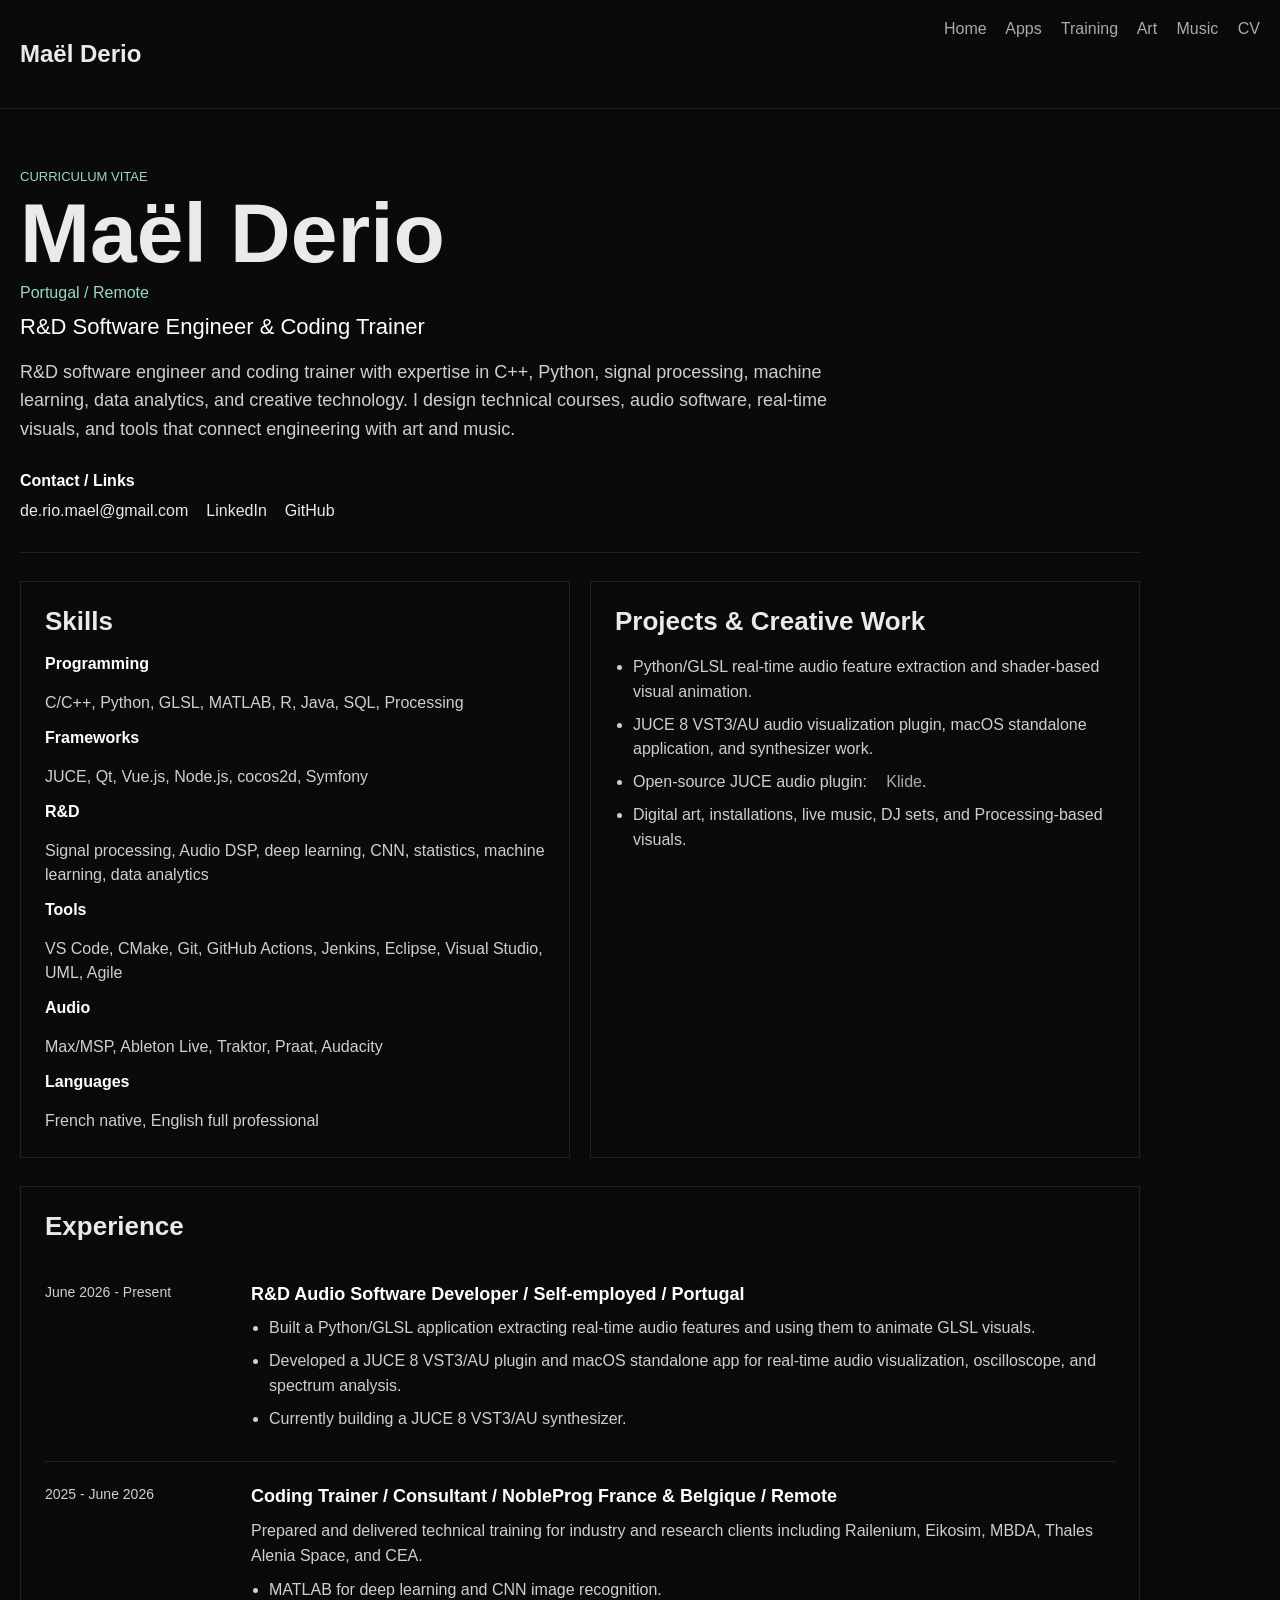
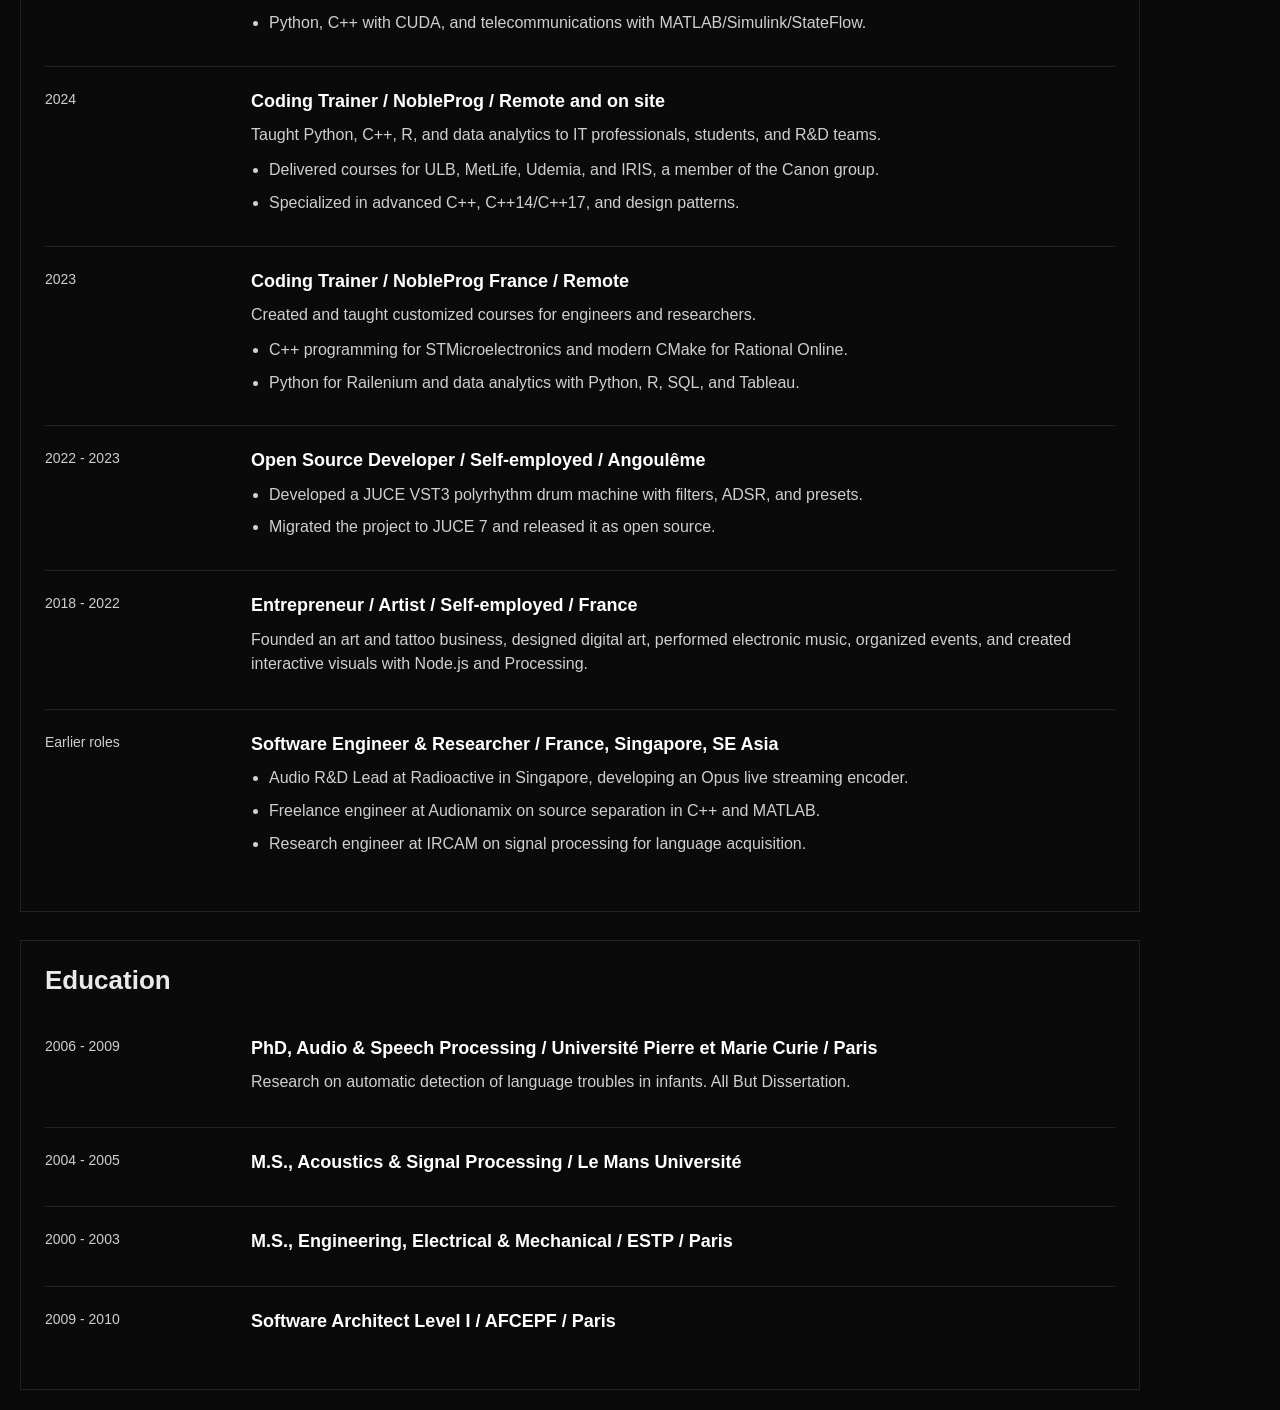
<file: cv.html>
<!DOCTYPE html>
<html lang="en">
<head>
  <meta charset="UTF-8">
  <title>CV</title>
  <link rel="stylesheet" href="css/styles.css">
</head>
<body>

<nav>
  <h1><a href="index.html">Maël Derio</a></h1>
  <div>
    <a href="index.html">Home</a>
    <a href="apps.html">Apps</a>
    <a href="training.html">Training</a>
    <a href="art.html">Art</a>
    <a href="music.html">Music</a>
    <a href="cv.html">CV</a>
  </div>
</nav>

<section class="cv">
  <header class="cv-hero">
    <p class="eyebrow">Curriculum vitae</p>
    <h2>Maël Derio</h2>
    <p class="cv-location">Portugal / Remote</p>
    <p class="cv-title">R&amp;D Software Engineer &amp; Coding Trainer</p>
    <p>
      R&amp;D software engineer and coding trainer with expertise in C++, Python,
      signal processing, machine learning, data analytics, and creative
      technology. I design technical courses, audio software, real-time visuals,
      and tools that connect engineering with art and music.
    </p>

    <section class="contact-links" aria-label="Contact and links">
      <h3>Contact / Links</h3>
      <div class="cv-links">
        <span>de.rio.mael@gmail.com</span>
        <a href="https://www.linkedin.com/in/maël-derio-333932a" target="_blank" rel="noopener noreferrer">LinkedIn</a>
        <a href="https://github.com/dmodulate" target="_blank" rel="noopener noreferrer">GitHub</a>
      </div>
    </section>
  </header>

  <div class="cv-grid">
    <section class="cv-card">
      <h3>Skills</h3>
      <dl class="skill-list">
        <dt>Programming</dt>
        <dd>C/C++, Python, GLSL, MATLAB, R, Java, SQL, Processing</dd>
        <dt>Frameworks</dt>
        <dd>JUCE, Qt, Vue.js, Node.js, cocos2d, Symfony</dd>
        <dt>R&amp;D</dt>
        <dd>Signal processing, Audio DSP, deep learning, CNN, statistics, machine learning, data analytics</dd>
        <dt>Tools</dt>
        <dd>VS Code, CMake, Git, GitHub Actions, Jenkins, Eclipse, Visual Studio, UML, Agile</dd>
        <dt>Audio</dt>
        <dd>Max/MSP, Ableton Live, Traktor, Praat, Audacity</dd>
        <dt>Languages</dt>
        <dd>French native, English full professional</dd>
      </dl>
    </section>

    <section class="cv-card">
      <h3>Projects &amp; Creative Work</h3>
      <ul>
        <li>Python/GLSL real-time audio feature extraction and shader-based visual animation.</li>
        <li>JUCE 8 VST3/AU audio visualization plugin, macOS standalone application, and synthesizer work.</li>
        <li>Open-source JUCE audio plugin: <a href="https://github.com/dmodulate/Klide" target="_blank" rel="noopener noreferrer">Klide</a>.</li>
        <li>Digital art, installations, live music, DJ sets, and Processing-based visuals.</li>
      </ul>
    </section>
  </div>

  <section class="cv-section">
    <h3>Experience</h3>

    <article class="cv-entry">
      <p class="cv-date">June 2026 - Present</p>
      <div>
        <h4>R&amp;D Audio Software Developer / Self-employed / Portugal</h4>
        <ul>
          <li>Built a Python/GLSL application extracting real-time audio features and using them to animate GLSL visuals.</li>
          <li>Developed a JUCE 8 VST3/AU plugin and macOS standalone app for real-time audio visualization, oscilloscope, and spectrum analysis.</li>
          <li>Currently building a JUCE 8 VST3/AU synthesizer.</li>
        </ul>
      </div>
    </article>

    <article class="cv-entry">
      <p class="cv-date">2025 - June 2026</p>
      <div>
        <h4>Coding Trainer / Consultant / NobleProg France &amp; Belgique / Remote</h4>
        <p>Prepared and delivered technical training for industry and research clients including Railenium, Eikosim, MBDA, Thales Alenia Space, and CEA.</p>
        <ul>
          <li>MATLAB for deep learning and CNN image recognition.</li>
          <li>Python, C++ with CUDA, and telecommunications with MATLAB/Simulink/StateFlow.</li>
        </ul>
      </div>
    </article>

    <article class="cv-entry">
      <p class="cv-date">2024</p>
      <div>
        <h4>Coding Trainer / NobleProg / Remote and on site</h4>
        <p>Taught Python, C++, R, and data analytics to IT professionals, students, and R&amp;D teams.</p>
        <ul>
          <li>Delivered courses for ULB, MetLife, Udemia, and IRIS, a member of the Canon group.</li>
          <li>Specialized in advanced C++, C++14/C++17, and design patterns.</li>
        </ul>
      </div>
    </article>

    <article class="cv-entry">
      <p class="cv-date">2023</p>
      <div>
        <h4>Coding Trainer / NobleProg France / Remote</h4>
        <p>Created and taught customized courses for engineers and researchers.</p>
        <ul>
          <li>C++ programming for STMicroelectronics and modern CMake for Rational Online.</li>
          <li>Python for Railenium and data analytics with Python, R, SQL, and Tableau.</li>
        </ul>
      </div>
    </article>

    <article class="cv-entry">
      <p class="cv-date">2022 - 2023</p>
      <div>
        <h4>Open Source Developer / Self-employed / Angoulême</h4>
        <ul>
          <li>Developed a JUCE VST3 polyrhythm drum machine with filters, ADSR, and presets.</li>
          <li>Migrated the project to JUCE 7 and released it as open source.</li>
        </ul>
      </div>
    </article>

    <article class="cv-entry">
      <p class="cv-date">2018 - 2022</p>
      <div>
        <h4>Entrepreneur / Artist / Self-employed / France</h4>
        <p>Founded an art and tattoo business, designed digital art, performed electronic music, organized events, and created interactive visuals with Node.js and Processing.</p>
      </div>
    </article>

    <article class="cv-entry">
      <p class="cv-date">Earlier roles</p>
      <div>
        <h4>Software Engineer &amp; Researcher / France, Singapore, SE Asia</h4>
        <ul>
          <li>Audio R&amp;D Lead at Radioactive in Singapore, developing an Opus live streaming encoder.</li>
          <li>Freelance engineer at Audionamix on source separation in C++ and MATLAB.</li>
          <li>Research engineer at IRCAM on signal processing for language acquisition.</li>
        </ul>
      </div>
    </article>
  </section>

  <section class="cv-section">
    <h3>Education</h3>

    <article class="cv-entry">
      <p class="cv-date">2006 - 2009</p>
      <div>
        <h4>PhD, Audio &amp; Speech Processing / Université Pierre et Marie Curie / Paris</h4>
        <p>Research on automatic detection of language troubles in infants. All But Dissertation.</p>
      </div>
    </article>

    <article class="cv-entry">
      <p class="cv-date">2004 - 2005</p>
      <div>
        <h4>M.S., Acoustics &amp; Signal Processing / Le Mans Université</h4>
      </div>
    </article>

    <article class="cv-entry">
      <p class="cv-date">2000 - 2003</p>
      <div>
        <h4>M.S., Engineering, Electrical &amp; Mechanical / ESTP / Paris</h4>
      </div>
    </article>

    <article class="cv-entry">
      <p class="cv-date">2009 - 2010</p>
      <div>
        <h4>Software Architect Level I / AFCEPF / Paris</h4>
      </div>
    </article>
  </section>

</section>

</body>
</html>
</file>
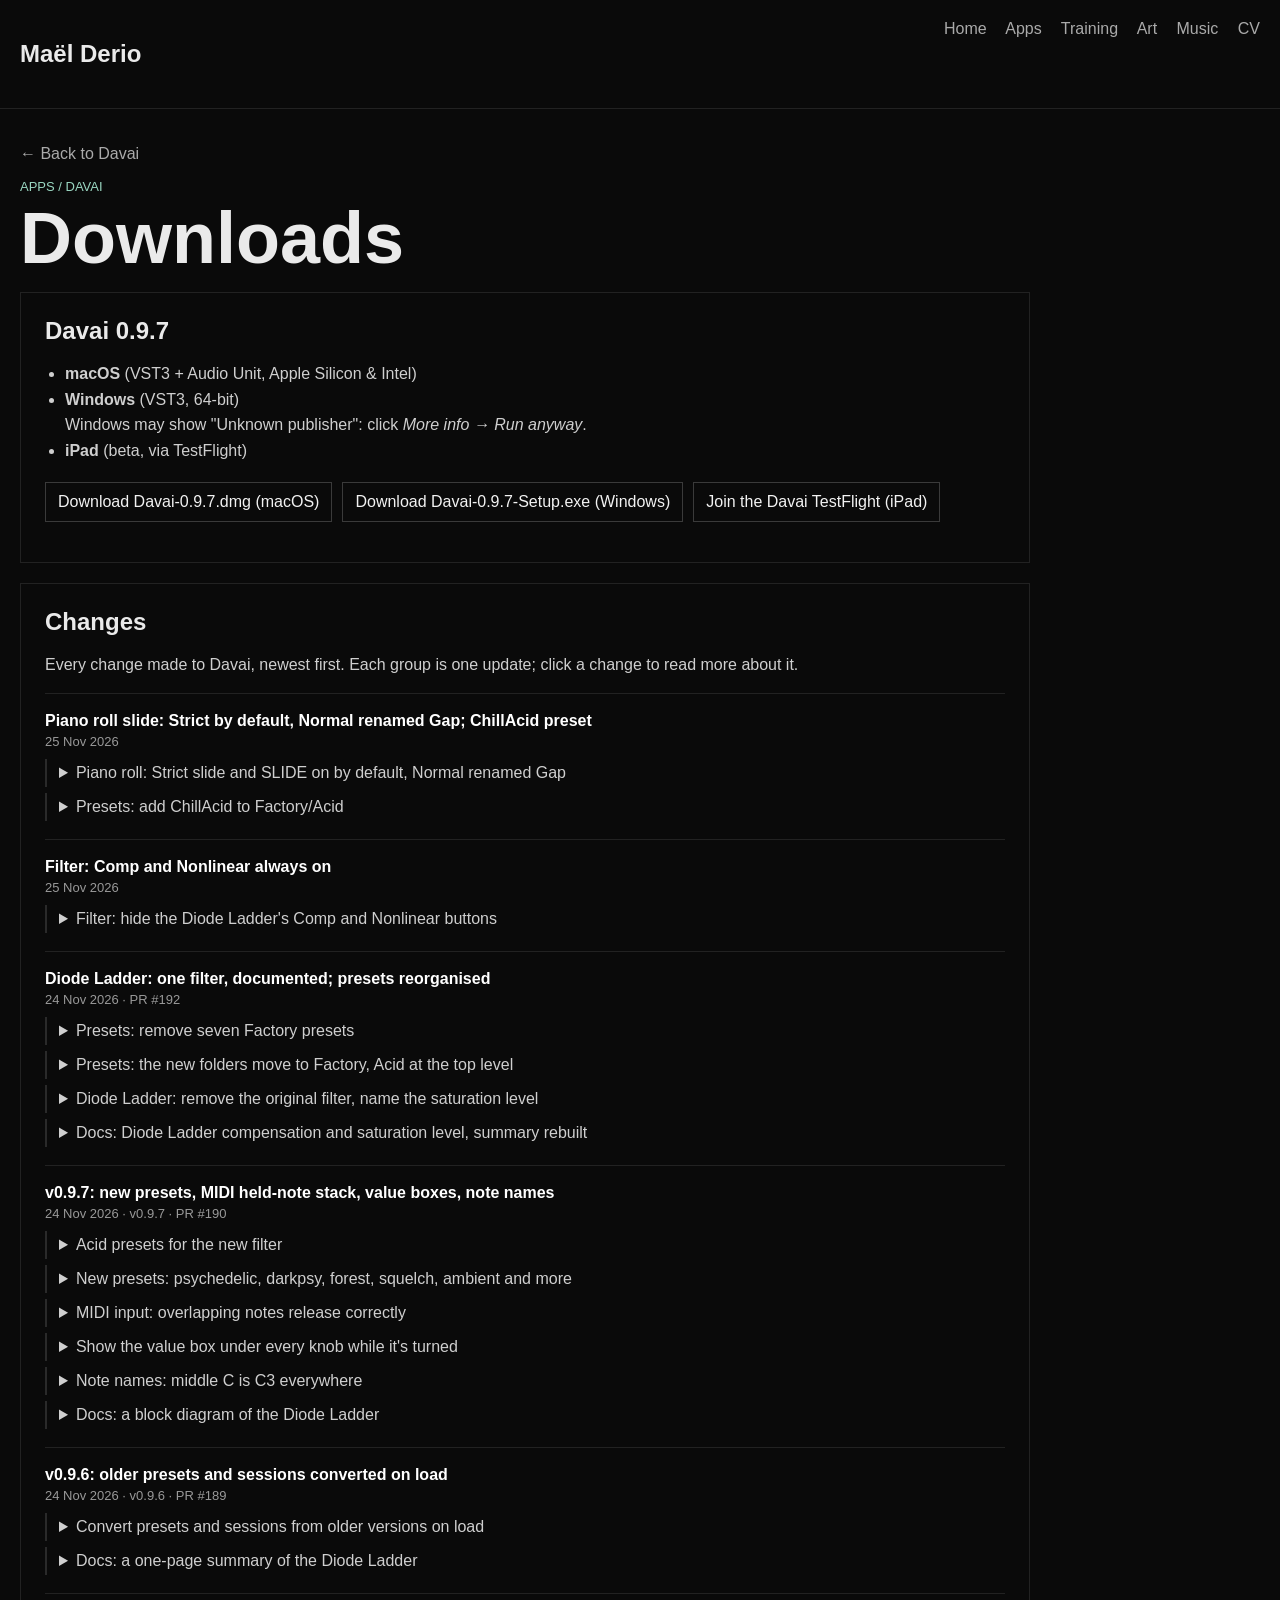
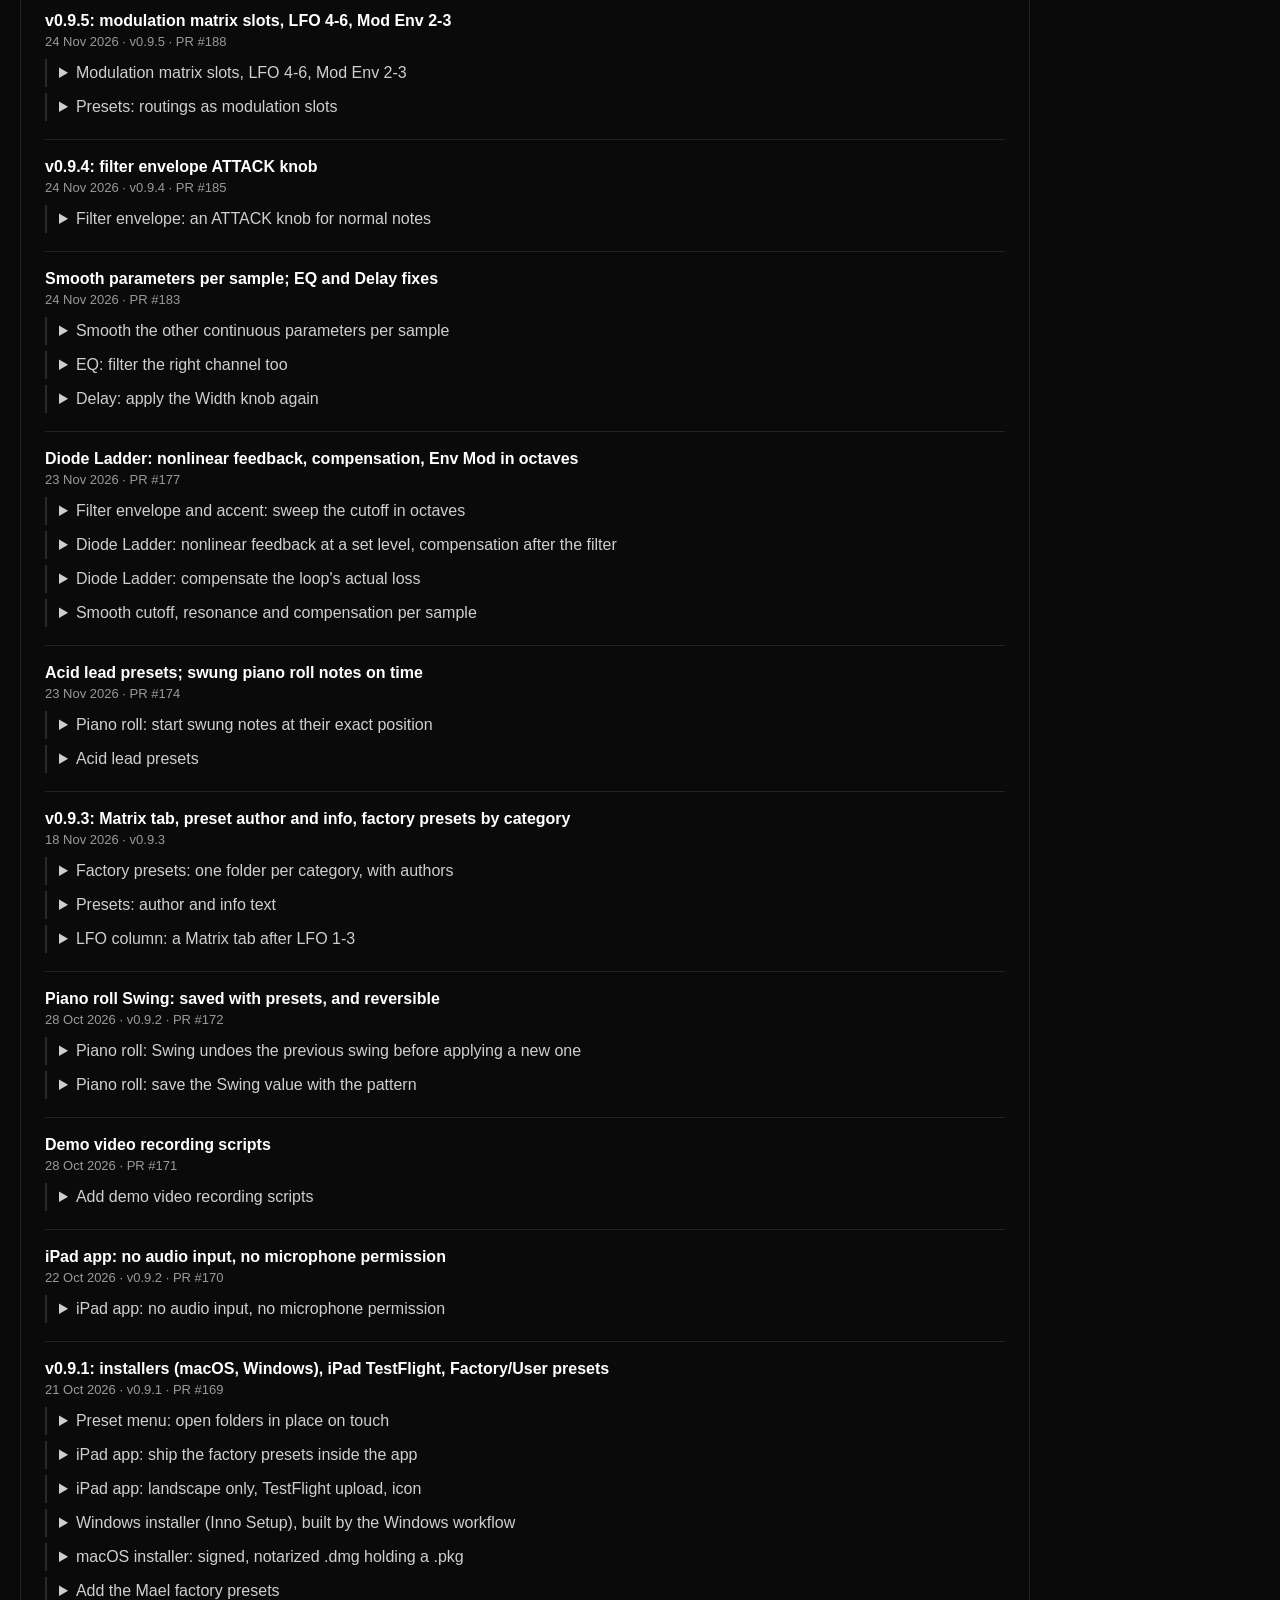
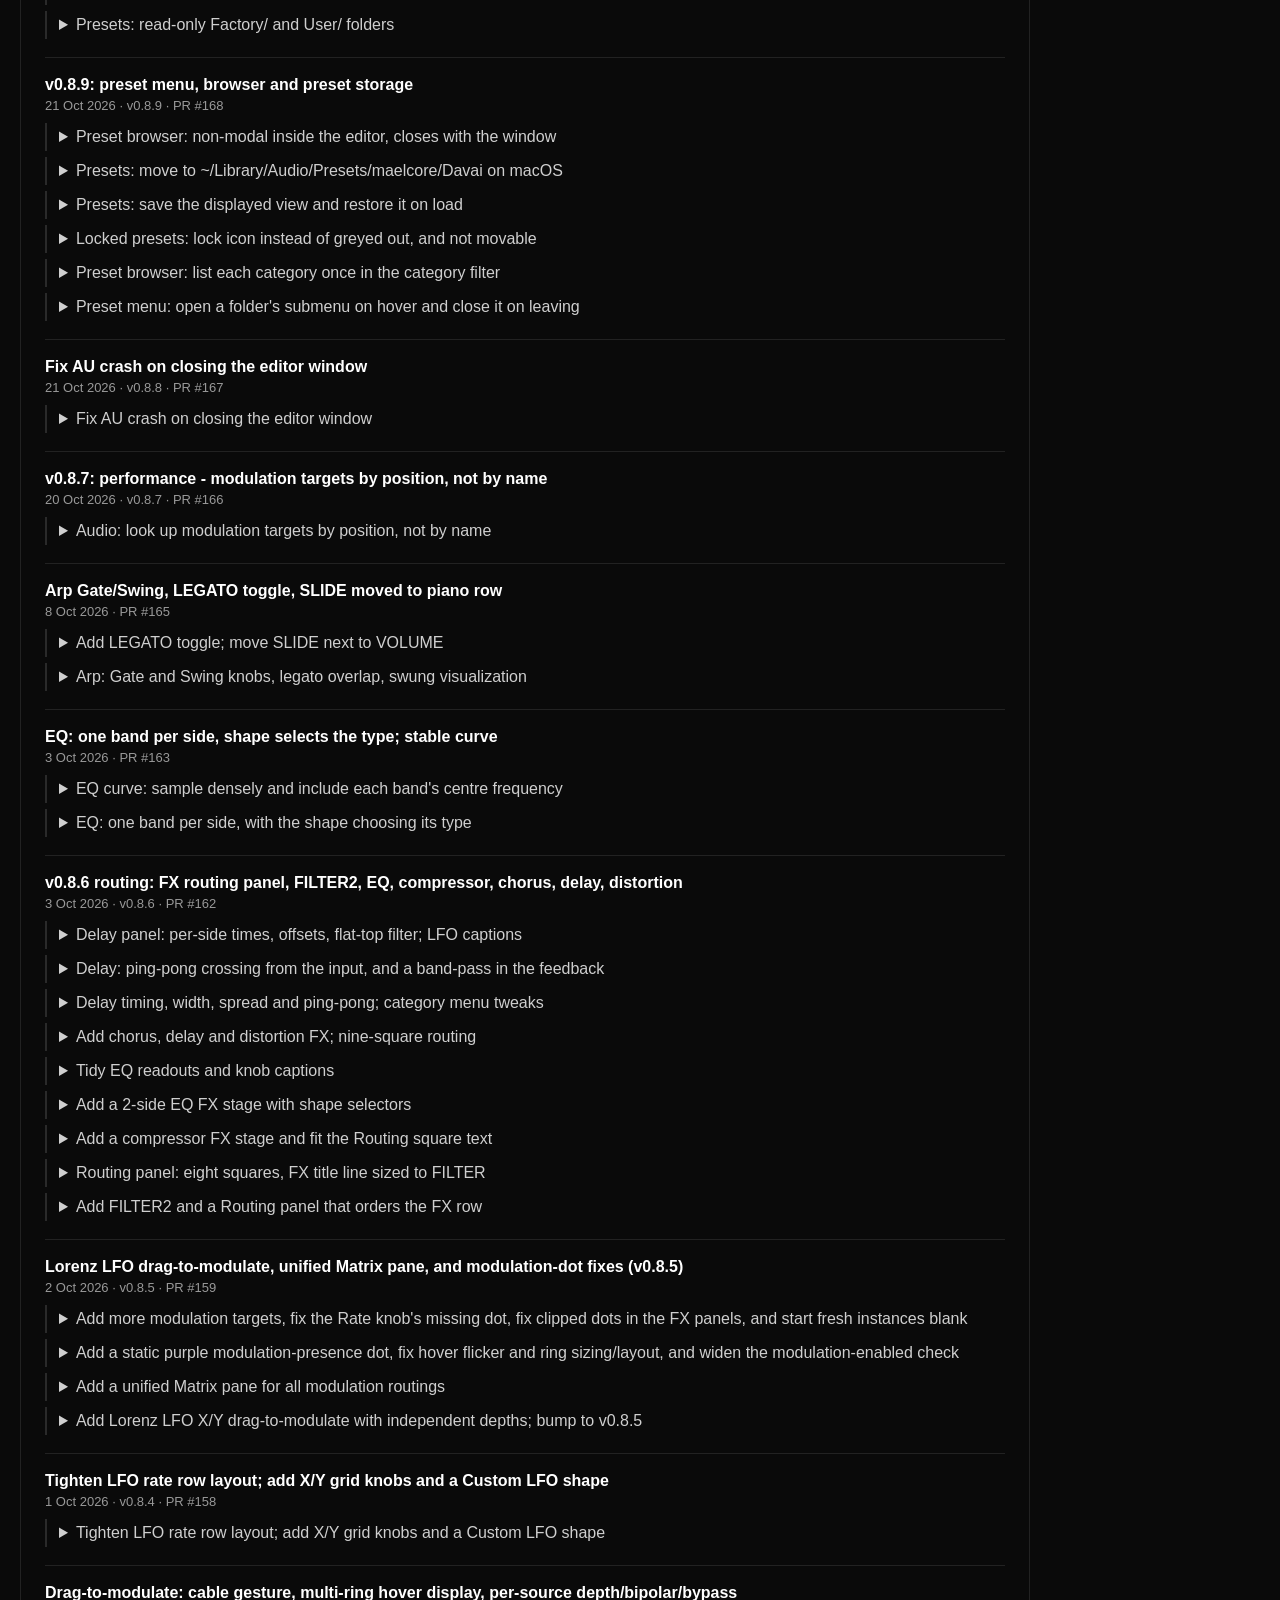
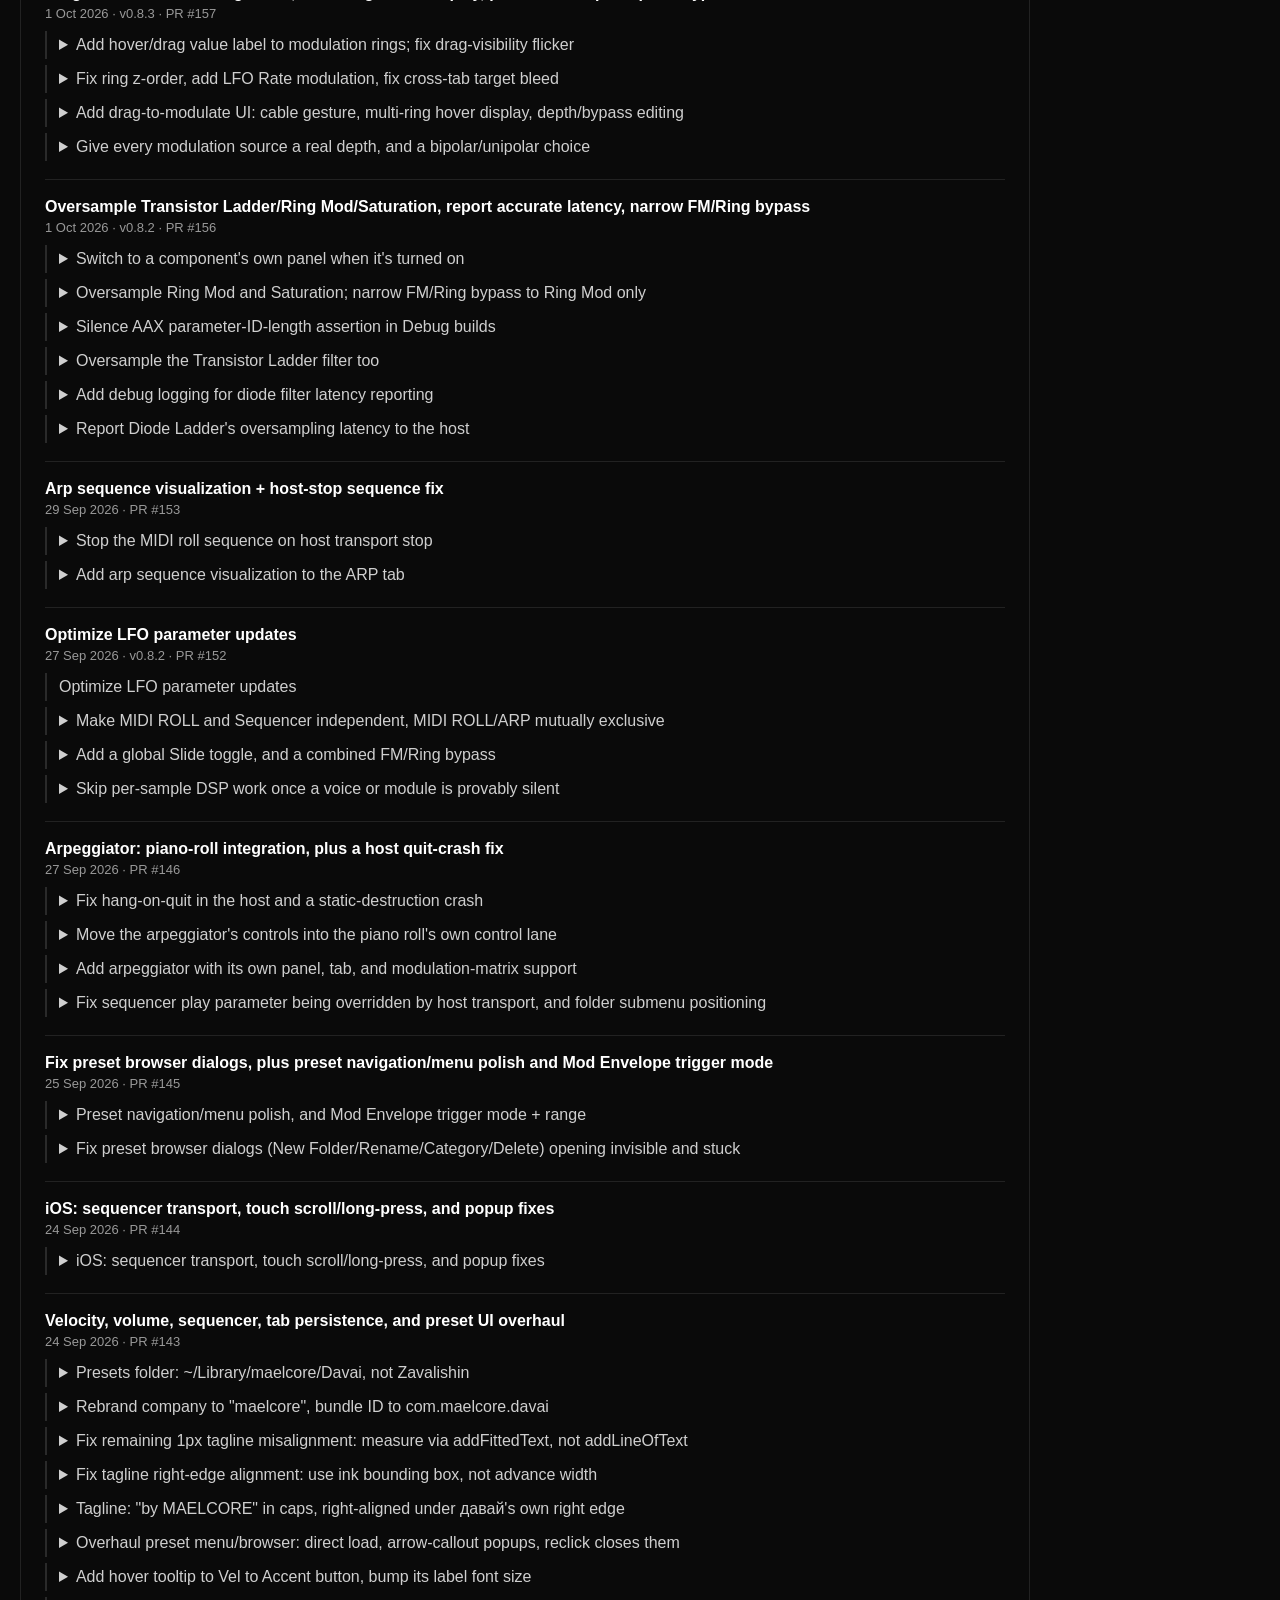
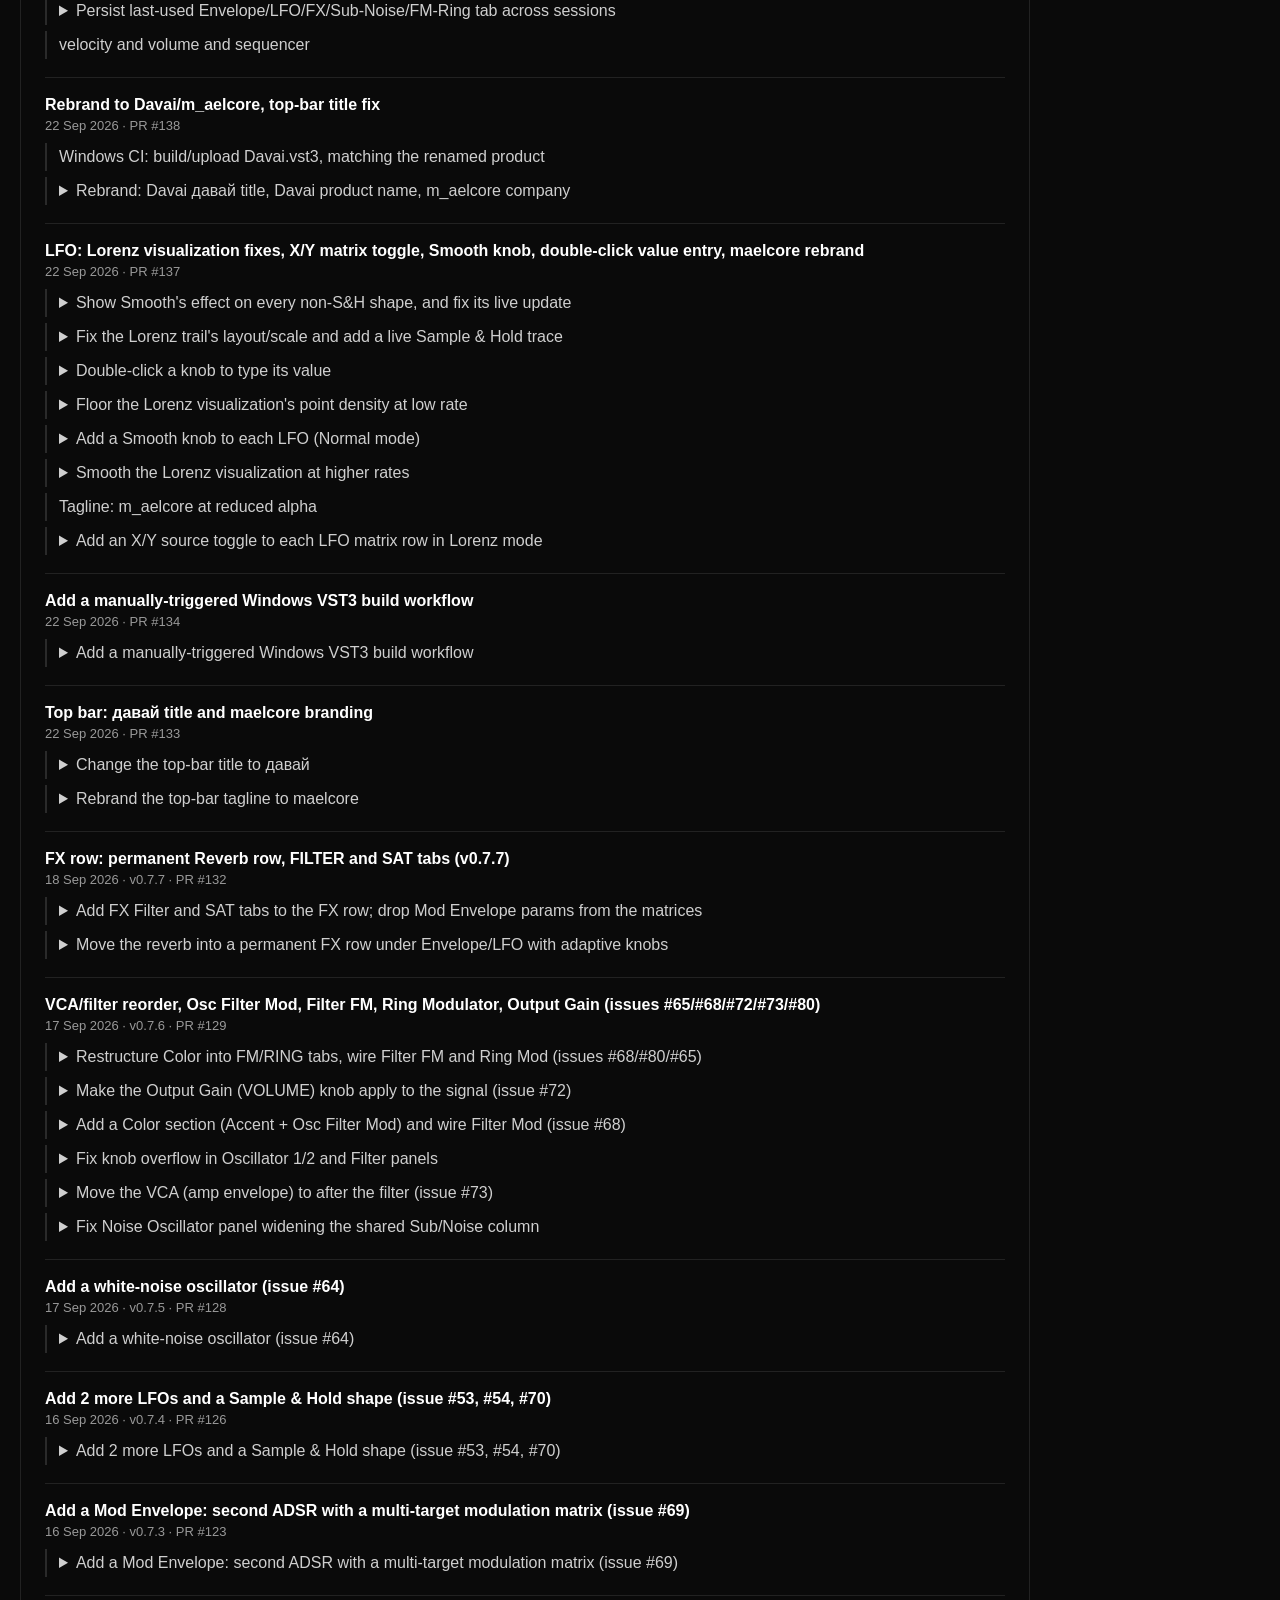
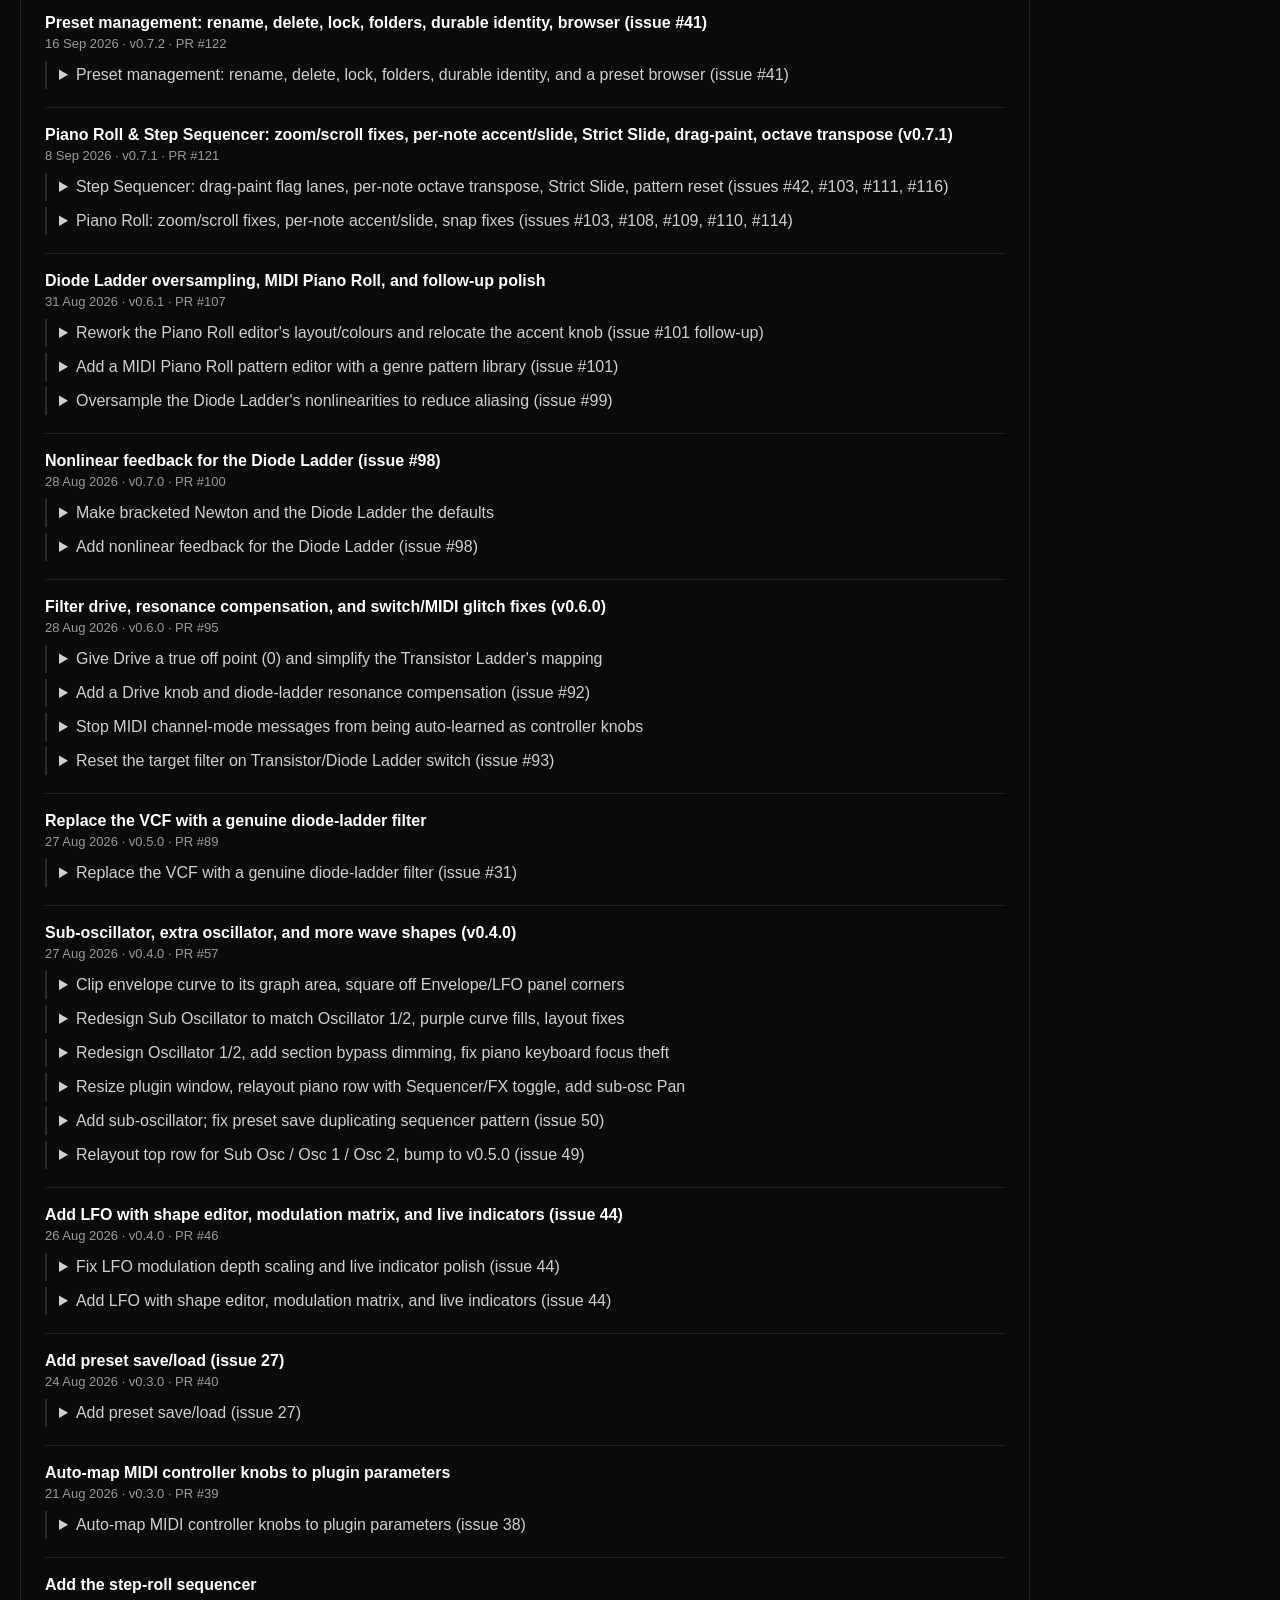
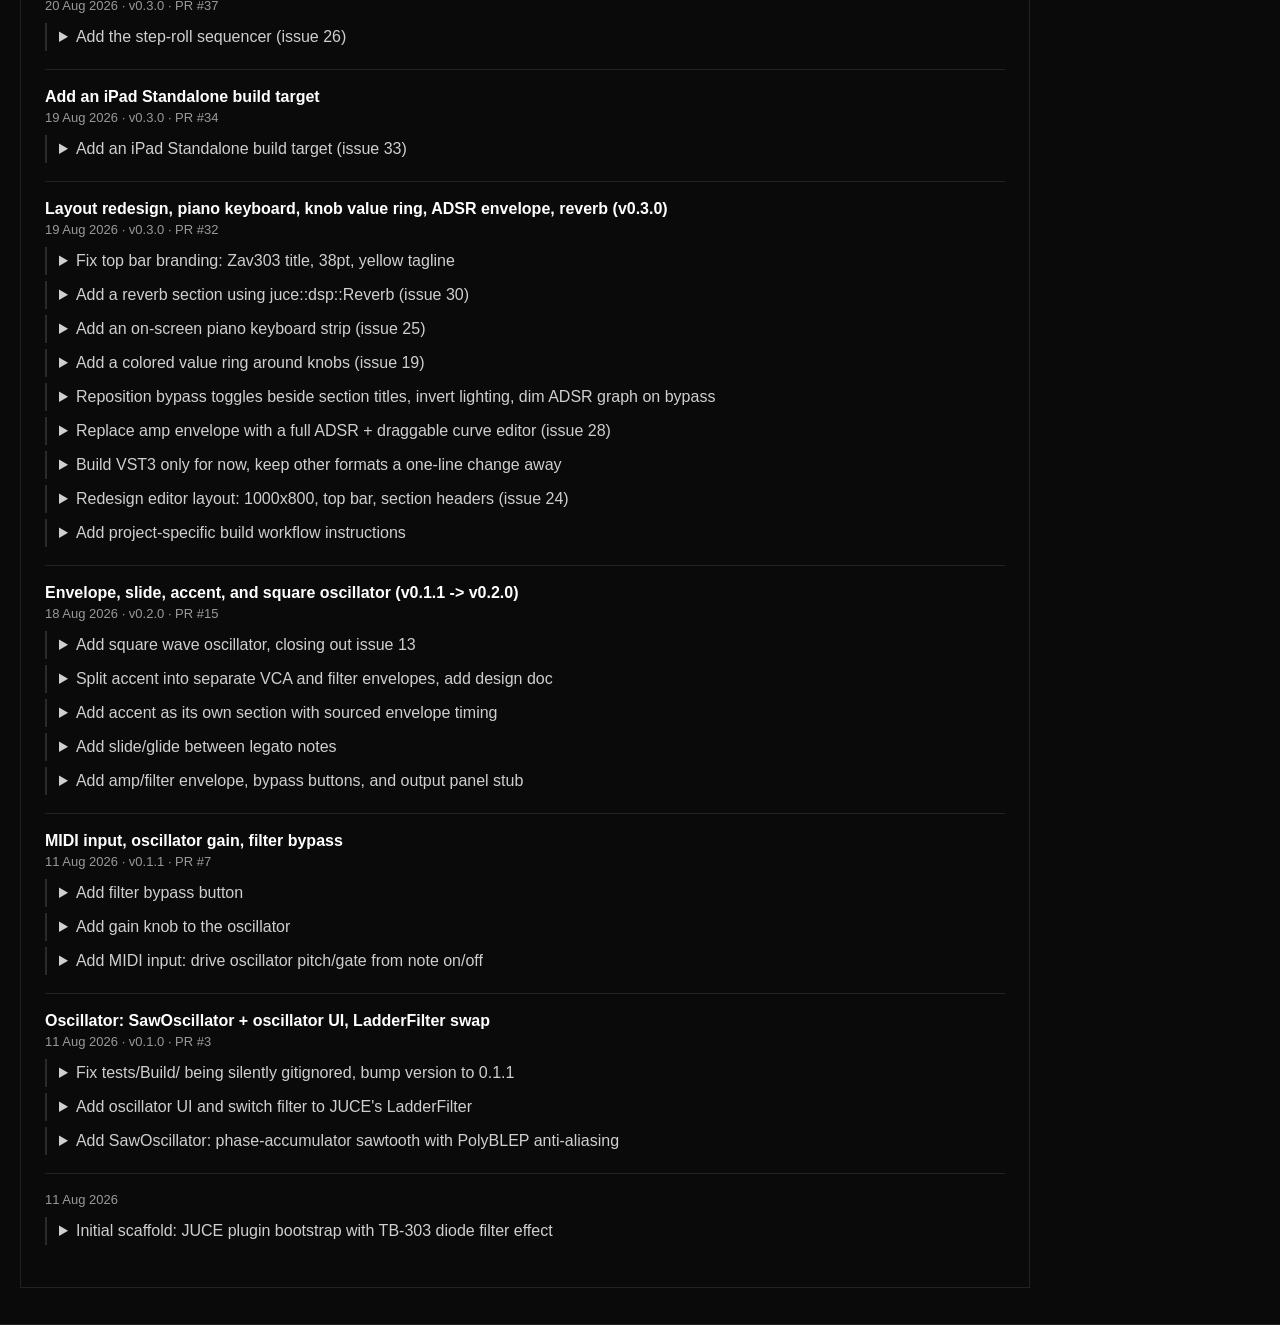
<file: davai-downloads.html>
<!DOCTYPE html>
<html lang="en">
<head>
  <meta charset="UTF-8">
  <meta name="viewport" content="width=device-width, initial-scale=1">
  <title>Davai Downloads - Maël Derio</title>
  <link rel="stylesheet" href="css/styles.css">
</head>
<body>

<nav>
  <h1><a href="index.html">Maël Derio</a></h1>
  <div>
    <a href="index.html">Home</a>
    <a href="apps.html">Apps</a>
    <a href="training.html">Training</a>
    <a href="art.html">Art</a>
    <a href="music.html">Music</a>
    <a href="cv.html">CV</a>
  </div>
</nav>

<main>
<section class="portfolio-section downloads-page" aria-label="Davai downloads">
  <p class="back-link"><a href="apps.html#app-303">← Back to Davai</a></p>
  <div class="section-heading">
    <p class="eyebrow">Apps / Davai</p>
    <h2>Downloads</h2>
  </div>

  <section class="download-panel">
    <h3>Davai 0.9.7</h3>
    <ul class="download-list">
      <li><strong>macOS</strong> (VST3 + Audio Unit, Apple Silicon &amp; Intel)</li>
      <li>
        <strong>Windows</strong> (VST3, 64-bit)<br>
        Windows may show "Unknown publisher": click <em>More info → Run anyway</em>.
      </li>
      <li><strong>iPad</strong> (beta, via TestFlight)</li>
    </ul>
    <p class="download-action">
      <a href="assets/downloads/303-synth/Davai-0.9.7.dmg" download>
        Download Davai-0.9.7.dmg (macOS)
      </a>
      <a href="assets/downloads/303-synth/Davai-0.9.7-Setup.exe" download>
        Download Davai-0.9.7-Setup.exe (Windows)
      </a>
      <a href="https://testflight.apple.com/join/44zqHtqr" target="_blank" rel="noopener">
        Join the Davai TestFlight (iPad)
      </a>
    </p>
  </section>

  <section class="changelog">
    <h3>Changes</h3>
    <p>
      Every change made to Davai, newest first. Each group is one update;
      click a change to read more about it.
    </p>
      <article class="change-group">
        <h4>Piano roll slide: Strict by default, Normal renamed Gap; ChillAcid preset</h4>
        <p class="change-meta">25 Nov 2026</p>
        <ul class="change-list">
          <li><details><summary><span class="change-title">Piano roll: Strict slide and SLIDE on by default, Normal renamed Gap</span></summary><div class="change-body"><p>The piano roll's Slide setting now reads STRICT / GAP. Gap keeps the old Normal behaviour: a slide note after a silence glides and leaves the envelopes running, so it's only heard while the previous note's release is still ringing. Strict, now the default like the step sequencer, plays such a note as a fresh note. The SLIDE button now defaults to on. Every preset stores both settings, so existing presets sound the same.</p></div></details></li>
          <li><details><summary><span class="change-title">Presets: add ChillAcid to Factory/Acid</span></summary><div class="change-body"><p>A new acid preset in the Acid folder.</p></div></details></li>
        </ul>
      </article>
      <article class="change-group">
        <h4>Filter: Comp and Nonlinear always on</h4>
        <p class="change-meta">25 Nov 2026</p>
        <ul class="change-list">
          <li><details><summary><span class="change-title">Filter: hide the Diode Ladder's Comp and Nonlinear buttons</span></summary><div class="change-body"><p>Both are always on now: they default to on and every preset has them on. The buttons and their parameters stay in the code, so they can come back for tests or comparisons. With them hidden, the filter type menu takes the full width.</p></div></details></li>
        </ul>
      </article>
      <article class="change-group">
        <h4>Diode Ladder: one filter, documented; presets reorganised</h4>
        <p class="change-meta">24 Nov 2026 · PR #192</p>
        <ul class="change-list">
          <li><details><summary><span class="change-title">Presets: remove seven Factory presets</span></summary><div class="change-body"><p>Glass Mobile, Glitch Stab, Metal Zap, Laser Talk, Offbeat Zaps, Laser Zap and Noise Zap.</p></div></details></li>
          <li><details><summary><span class="change-title">Presets: the new folders move to Factory, Acid at the top level</span></summary><div class="change-body"><p>Psychedelic, Darkpsy, Forest, Squelch, Ambient and Trippy move from User to Factory, next to Atm, Bass and the rest, so the installers ship them. Acid moves up from Lead to the top level. Granuroll joins Factory/Lead, SubMassage and SubMassageRetrig Factory/Bass.</p></div></details></li>
          <li><details><summary><span class="change-title">Diode Ladder: remove the original filter, name the saturation level</span></summary><div class="change-body"><p>The original Diode Ladder, with compensation in front of the resonance loop, is removed; the version that scales the level and compensates after the filter is now the only one. The feedback level is renamed from a "thermal voltage" to what it is: the level the feedback tanh bends at, Zavalishin's saturation level, 0.1 chosen from measurements.</p></div></details></li>
          <li><details><summary><span class="change-title">Docs: Diode Ladder compensation and saturation level, summary rebuilt</span></summary><div class="change-body"><p>DiodeLadderCalculations.md describes compensation in one place with its two cases (exactly 1+k without the nonlinear feedback, a followed 1 + k*r with it) and explains the saturation level. DiodeLadderSummary.md is rebuilt to follow it, with block diagrams.</p></div></details></li>
        </ul>
      </article>
      <article class="change-group">
        <h4>v0.9.7: new presets, MIDI held-note stack, value boxes, note names</h4>
        <p class="change-meta">24 Nov 2026 · v0.9.7 · PR #190</p>
        <ul class="change-list">
          <li><details><summary><span class="change-title">Acid presets for the new filter</span></summary><div class="change-body"><p>Eleven acid lines made for the current Diode Ladder (Env Mod in octaves, filter ATTACK on the normal notes), with funk rhythms - ghost scratches between the notes, accents on the off-beats - and LFO/Mod Envelope knob rides in the Auto ones. They replace the old acid set.</p></div></details></li>
          <li><details><summary><span class="change-title">New presets: psychedelic, darkpsy, forest, squelch, ambient and more</span></summary><div class="change-body"><p>108 presets in folders by style and subfolders by kind: Psychedelic (zaps, zap lines, atmospheres, leads, FX), Darkpsy and Forest (textures, FX, leads), Squelch (leads, FX, textures, using the FX filters' band pass), Trippy (sounds, textures, FX) and Ambient (pads, chimes, bells, singing bowls, sequences). Each has its own mix, with levels balanced by rendering.</p></div></details></li>
          <li><details><summary><span class="change-title">MIDI input: overlapping notes release correctly</span></summary><div class="change-body"><p>Only the newest held note was tracked: releasing it while an earlier key was still down released the voice, and that key's own note-off then did nothing. Davai now keeps a stack of held keys: releasing the sounding key goes back, legato, to the most recent one still held, and only the last key up releases the voice or hands it back to the sequencer.</p></div></details></li>
          <li><details><summary><span class="change-title">Show the value box under every knob while it's turned</span></summary><div class="change-body"><p>The value box is now shown for every knob, not just some. The piano roll's arp knobs don't need it, since their value is always shown beside them; LFO Rate keeps its own readout.</p></div></details></li>
          <li><details><summary><span class="change-title">Note names: middle C is C3 everywhere</span></summary><div class="change-body"><p>The on-screen keyboard called MIDI note 60 "C3" while the piano roll and step roll called it "C4". All three now use middle C = C3. Only the names change - every note plays the same pitch.</p></div></details></li>
          <li><details><summary><span class="change-title">Docs: a block diagram of the Diode Ladder</span></summary><div class="change-body"><p>A new first chapter with a block diagram of the whole filter and of one stage, using the document's own signal names, and where each loop is solved.</p></div></details></li>
        </ul>
      </article>
      <article class="change-group">
        <h4>v0.9.6: older presets and sessions converted on load</h4>
        <p class="change-meta">24 Nov 2026 · v0.9.6 · PR #189</p>
        <ul class="change-list">
          <li><details><summary><span class="change-title">Convert presets and sessions from older versions on load</span></summary><div class="change-body"><p>A preset or DAW session saved by an older version is brought up to the current format as it loads: its modulation routings become matrix slots (keeping amount, bipolar, bypass and morph), and an Env Mod saved in Hz becomes the octaves it swept from that state's own cutoff.</p><p>A converted User preset is rewritten in the new format, keeping the original beside it as "&lt;name&gt;.old"; read-only Factory presets are converted in memory instead.</p></div></details></li>
          <li><details><summary><span class="change-title">Docs: a one-page summary of the Diode Ladder</span></summary><div class="change-body"><p>What the Diode Ladder does today - the stages, the coupled ladder, the resonance loop, drive, compensation, cutoff in octaves, smoothing and oversampling - pointing to DiodeLadderCalculations.md for the derivations.</p></div></details></li>
        </ul>
      </article>
      <article class="change-group">
        <h4>v0.9.5: modulation matrix slots, LFO 4-6, Mod Env 2-3</h4>
        <p class="change-meta">24 Nov 2026 · v0.9.5 · PR #188</p>
        <ul class="change-list">
          <li><details><summary><span class="change-title">Modulation matrix slots, LFO 4-6, Mod Env 2-3</span></summary><div class="change-body"><p>Modulation used a set of parameters for every source/target pair, 3,332 in all, which more LFOs and Mod Envelopes would have doubled. It's now a matrix of 64 slots, each routing one source to one target with its own amount, bipolar, bypass and morph: 734 parameters, a 34 KB state instead of 165 KB, and a little less CPU.</p><p>Sources are LFO 1-6 (each with its Lorenz Y), Mod Env 1-3 and Velocity. The tabs read LFO 1-6 | MATRIX and AMP ENVELOPE | MOD ENV 1-3 | VELO. Routing is done in the Matrix (one row per slot) and by drag-to-modulate; each knob shows one ring per slot. A new instance still routes Velocity to Volume.</p></div></details></li>
          <li><details><summary><span class="change-title">Presets: routings as modulation slots</span></summary><div class="change-body"><p>Every preset's switched-on routings are converted to slots in the old order (LFOs, then the Mod Envelope, then Velocity), keeping their settings.</p></div></details></li>
        </ul>
      </article>
      <article class="change-group">
        <h4>v0.9.4: filter envelope ATTACK knob</h4>
        <p class="change-meta">24 Nov 2026 · v0.9.4 · PR #185</p>
        <ul class="change-list">
          <li><details><summary><span class="change-title">Filter envelope: an ATTACK knob for normal notes</span></summary><div class="change-body"><p>The filter envelope's attack was fixed at the stock TB-303's 4 ms. ATTACK now sets it for normal notes, from 0 to 2 s (30 ms at the knob's centre, so the Devil Fish's Soft Attack range takes its first half and longer acidcore swells the second), 4 ms by default so existing presets sound the same. Accented notes keep 4 ms, like the Devil Fish. It's a modulation target, like Decay and Env Mod.</p></div></details></li>
        </ul>
      </article>
      <article class="change-group">
        <h4>Smooth parameters per sample; EQ and Delay fixes</h4>
        <p class="change-meta">24 Nov 2026 · PR #183</p>
        <ul class="change-list">
          <li><details><summary><span class="change-title">Smooth the other continuous parameters per sample</span></summary><div class="change-body"><p>Levels and pans, Drive, the accent amount, Saturation and Distortion, Delay mix and feedback, Compressor makeup, the FX filters and the EQ were read once per block and jumped there, so a knob, automation or a modulation step could click. Each now glides to its new value over 10 ms, like cutoff and resonance. Delay time isn't smoothed: a gliding delay time bends the echoes' pitch.</p></div></details></li>
          <li><details><summary><span class="change-title">EQ: filter the right channel too</span></summary><div class="change-body"><p>Each EQ band only filtered the left channel; the right one passed through unchanged (a 2 kHz high-pass left the right side 27 dB louder). Each band now filters both channels.</p></div></details></li>
          <li><details><summary><span class="change-title">Delay: apply the Width knob again</span></summary><div class="change-body"><p>Since the Delay panel rework, Width stayed at 100% whatever the knob said. It's applied again, and smoothed like the delay's mix and feedback.</p></div></details></li>
        </ul>
      </article>
      <article class="change-group">
        <h4>Diode Ladder: nonlinear feedback, compensation, Env Mod in octaves</h4>
        <p class="change-meta">23 Nov 2026 · PR #177</p>
        <ul class="change-list">
          <li><details><summary><span class="change-title">Filter envelope and accent: sweep the cutoff in octaves</span></summary><div class="change-body"><p>They were added to the cutoff in Hz, so the same Env Mod swept 300 Hz by 3.5 octaves and 5000 Hz by less than one: the squelch faded as the cutoff went up. Like a TB-303's exponential control voltage, they now multiply the cutoff, and Env Mod is set in octaves (0 to 6). Filter FM and Osc Filter Mod stay in Hz. Every preset's Env Mod was converted so each sweep's lowest and highest points stay where they were.</p></div></details></li>
          <li><details><summary><span class="change-title">Diode Ladder: nonlinear feedback at a set level, compensation after the filter</span></summary><div class="change-body"><p>The nonlinear feedback only bent once compensation had boosted the input, so the NONLINEAR switch did nothing with COMP off and crushed the resonance with COMP on. The filter now saturates at a fixed level of real signal and applies compensation to its output instead.</p></div></details></li>
          <li><details><summary><span class="change-title">Diode Ladder: compensate the loop's actual loss</span></summary><div class="change-body"><p>Once the loop saturates it loses less, and the fixed compensation pushed the level above the input's: SubMassage came out 6 dB louder and clipped. Compensation now follows the loop's actual loss, like a compressor's gain, staying within about 1 dB of the linear filter's level.</p></div></details></li>
          <li><details><summary><span class="change-title">Smooth cutoff, resonance and compensation per sample</span></summary><div class="change-body"><p>All three jumped once per block, and a resonance change could click on the Diode Ladder. They now glide over 10 ms, including switching COMP.</p></div></details></li>
        </ul>
      </article>
      <article class="change-group">
        <h4>Acid lead presets; swung piano roll notes on time</h4>
        <p class="change-meta">23 Nov 2026 · PR #174</p>
        <ul class="change-list">
          <li><details><summary><span class="change-title">Piano roll: start swung notes at their exact position</span></summary><div class="change-body"><p>A note starting between two grid units (a swung off-beat, or a note placed with snap off) only sounded from the next unit on - late - or, when another note started there, not at all. Notes now start at their exact sample, and a note that just touches the next one no longer turns into legato by a one-sample rounding error.</p></div></details></li>
          <li><details><summary><span class="change-title">Acid lead presets</span></summary><div class="change-body"><p>28 piano roll acid lines, four per style - Classic 303, Acid House, Acid Techno, Acid Tekno, Acidcore, Tribecore, Darkpsy - two with slides and accents and two without, at each style's tempo and swing.</p></div></details></li>
        </ul>
      </article>
      <article class="change-group">
        <h4>v0.9.3: Matrix tab, preset author and info, factory presets by category</h4>
        <p class="change-meta">18 Nov 2026 · v0.9.3</p>
        <ul class="change-list">
          <li><details><summary><span class="change-title">Factory presets: one folder per category, with authors</span></summary><div class="change-body"><p>Factory/Mael/&lt;category&gt; becomes Factory/&lt;category&gt;, and the presets from User (including Vasco's) join it by category, in new Drone and Other folders where needed - 69 presets in all. Each now has its author: Vasco for his five, Maël for the rest.</p></div></details></li>
          <li><details><summary><span class="change-title">Presets: author and info text</span></summary><div class="change-body"><p>Each preset can have an author and an info text, kept when it's saved over and read-only on Factory presets. The save dialog has Author and Info fields, pre-filled when re-saving one of your own presets; the preset browser's right-click menu has Info... ("By &lt;author&gt;" then the text) and Edit Info... for your own presets.</p><p>Also stops leaking the save dialog's category picker: AlertWindow never deletes its custom components.</p></div></details></li>
          <li><details><summary><span class="change-title">LFO column: a Matrix tab after LFO 1-3</span></summary><div class="change-body"><p>The Matrix pane is now a MATRIX tab in the LFO header, after LFO 1-3, with the LFO on/off lamps always visible. The top bar's MATRIX button selects that tab, switching back from the Sequencer if needed, and does nothing if it's already showing; it only lights up while pressed.</p></div></details></li>
        </ul>
      </article>
      <article class="change-group">
        <h4>Piano roll Swing: saved with presets, and reversible</h4>
        <p class="change-meta">28 Oct 2026 · v0.9.2 · PR #172</p>
        <ul class="change-list">
          <li><details><summary><span class="change-title">Piano roll: Swing undoes the previous swing before applying a new one</span></summary><div class="change-body"><p>The Swing control now uses the value stored on the sequencer and shows it again after a load. Changing it no longer guesses each note's grid step by rounding: PianoRollGroove::reswing() undoes the previous swing first, so going back to 50% straightens the notes again, and off-beats swung at 75% or more (closer to the next on-beat) keep following the control. Undo and redo restore the Swing value together with the notes.</p></div></details></li>
          <li><details><summary><span class="change-title">Piano roll: save the Swing value with the pattern</span></summary><div class="change-body"><p>The Swing value lived only in PianoRollEditor, so it came back as 50% after loading a preset or session while the notes stayed swung. It's now stored on PianoRollSequencer and saved with the pattern (older patterns load at 50%), and New Preset resets it to 50% with the notes.</p></div></details></li>
        </ul>
      </article>
      <article class="change-group">
        <h4>Demo video recording scripts</h4>
        <p class="change-meta">28 Oct 2026 · PR #171</p>
        <ul class="change-list">
          <li><details><summary><span class="change-title">Add demo video recording scripts</span></summary><div class="change-body"><p>tools/demo-video/record.sh records a take of the Davai plugin window in Ableton - sound from BlackHole with sox (lossless; ffmpeg's own capture drops ~8% of it), the window alone with ffmpeg's hardware encoder - once Ableton is in front with the window open. make-video.sh turns a take into a web-ready video: -14 LUFS, fades, a poster frame embedded and as a .jpg.</p></div></details></li>
        </ul>
      </article>
      <article class="change-group">
        <h4>iPad app: no audio input, no microphone permission</h4>
        <p class="change-meta">22 Oct 2026 · v0.9.2 · PR #170</p>
        <ul class="change-list">
          <li><details><summary><span class="change-title">iPad app: no audio input, no microphone permission</span></summary><div class="change-body"><p>The synth never uses its audio input (processBlock() overwrites every sample). On iPadOS the standalone app now has no input bus at all, so it never records, JUCE opens its audio session for playback only, and the microphone permission (whose text still said "Zavalishin") is gone - tested on an iPad: it launches and plays without asking. Plugin hosts keep the input bus they've always seen.</p></div></details></li>
        </ul>
      </article>
      <article class="change-group">
        <h4>v0.9.1: installers (macOS, Windows), iPad TestFlight, Factory/User presets</h4>
        <p class="change-meta">21 Oct 2026 · v0.9.1 · PR #169</p>
        <ul class="change-list">
          <li><details><summary><span class="change-title">Preset menu: open folders in place on touch</span></summary><div class="change-body"><p>On the iPad, a folder inside a folder's submenu couldn't be opened: juce::PopupMenu only opens a submenu on hover, and a touch has none. A tapped folder now shows its contents in the menu itself, with a back row on top. With a mouse, folders still open their submenu on hover.</p></div></details></li>
          <li><details><summary><span class="change-title">iPad app: ship the factory presets inside the app</span></summary><div class="change-body"><p>With no installer on iPadOS, Presets/ is copied into the app bundle (juce_add_bundle_resources_directory) and PresetManager reads Factory/ straight from there - an optional separate factory directory, so paths stay Factory/... and the read-only rules are unchanged. Mac and Windows keep Factory/ next to User/.</p></div></details></li>
          <li><details><summary><span class="change-title">iPad app: landscape only, TestFlight upload, icon</span></summary><div class="change-body"><p>The iPad app is locked to landscape (full screen, as iPadOS requires for that), targets iPadOS 13 (the oldest App Store Connect accepts), has an icon (Assets/AppIcon.png), a build number set per upload, dSYMs and the "no non-exempt encryption" declaration. installer/ios/upload-testflight.sh archives it in build-ios-appstore/ and uploads it to App Store Connect; App Store Connect needs the iOS 26 SDK (Xcode 26) or later.</p></div></details></li>
          <li><details><summary><span class="change-title">Windows installer (Inno Setup), built by the Windows workflow</span></summary><div class="change-body"><p>installer/windows/Davai.iss installs the VST3 and the factory presets, for all users (Common Files\VST3, ProgramData) or only for the current user (%LOCALAPPDATA%\Programs\Common\VST3, %APPDATA%), making the shared User\ presets folder writable for everyone in the all-users case. The Windows workflow now builds Davai-&lt;version&gt;-Setup.exe after the VST3 and uploads it too. Unsigned for now. On Windows, Davai reads its presets from ProgramData when installed for all users, else from %APPDATA% as before.</p></div></details></li>
          <li><details><summary><span class="change-title">macOS installer: signed, notarized .dmg holding a .pkg</span></summary><div class="change-body"><p>installer/macos/build-installer.sh builds the VST3 and AU as universal binaries in build-installer/ (new ZAVALISHIN_BUILD_AU option, off by default so everyday builds stay VST3-only), signs them with Developer ID, and packages them with the factory presets into one installer offering "just for me" / "all users" and a checkbox for each part. For all users, a postinstall script makes the shared User/ presets folder writable. The installer and the dist/Davai-&lt;version&gt;.dmg around it are notarized and stapled.</p></div></details></li>
          <li><details><summary><span class="change-title">Add the Mael factory presets</span></summary><div class="change-body"><p>Presets/Factory/Mael (Atm, Bass, FX, Lead, Pad, Perc, Syn) - the source the macOS installer installs into Factory/.</p></div></details></li>
          <li><details><summary><span class="change-title">Presets: read-only Factory/ and User/ folders</span></summary><div class="change-body"><p>The presets folder now holds Factory/ (installed by the installer, read-only: loadable, but never saved over, renamed, moved, deleted, locked, re-categorized or rated) and User/, where every preset saved from the plugin goes. Anything left at the top level from before moves into User/ on load. On macOS, Davai uses /Library/Audio/Presets/maelcore/Davai when installed for all users, otherwise the same path in ~/Library.</p><p>The save dialog suggests a path relative to User/; the browser shows factory presets with the padlock, only offers Load for them, and moves and creates folders only inside User/.</p></div></details></li>
        </ul>
      </article>
      <article class="change-group">
        <h4>v0.8.9: preset menu, browser and preset storage</h4>
        <p class="change-meta">21 Oct 2026 · v0.8.9 · PR #168</p>
        <ul class="change-list">
          <li><details><summary><span class="change-title">Preset browser: non-modal inside the editor, closes with the window</span></summary><div class="change-body"><p>While anything in JUCE is modal, keys it doesn't use are swallowed instead of reaching the host, so Ableton's computer MIDI keyboard couldn't play with the browser open. The browser is now a non-modal CallOutBox owned by TopBar and parented to the editor, closed on an outside click (global mouse listener), Escape, its button, or with the plugin window. Only its search box takes keyboard focus. The preset menu is also ended with the window, through its modal state rather than deleted.</p></div></details></li>
          <li><details><summary><span class="change-title">Presets: move to ~/Library/Audio/Presets/maelcore/Davai on macOS</span></summary><div class="change-body"><p>JUCE's user application data directory is plain ~/Library on macOS, so presets sat in ~/Library/maelcore/Davai/Presets. They now live in the usual place for audio presets there; Windows and iOS keep their own. On first load, everything in the old folder is moved over (never overwriting an existing file) and the emptied old folders are removed.</p></div></details></li>
          <li><details><summary><span class="change-title">Presets: save the displayed view and restore it on load</span></summary><div class="change-body"><p>The middle-row view, the envelope/LFO/FX/Sub-Noise/FM-Ring tabs and the Matrix pane are now written by createStateXml(), so a preset stores the view showing when it's saved and loading it brings that view back (a value missing from an older file leaves that part of the view as it is). An open editor notices the restore through a counter checked on its existing timer and switches right away. The DAW session uses the same path, which also makes it remember the Matrix pane now.</p></div></details></li>
          <li><details><summary><span class="change-title">Locked presets: lock icon instead of greyed out, and not movable</span></summary><div class="change-body"><p>A locked preset was drawn greyed out, which read as disabled. It now uses the normal text colour with a padlock after its name. It can't be selected for Move selected, its Move to submenu is disabled, and PresetManager::movePreset() refuses a locked preset.</p></div></details></li>
          <li><details><summary><span class="change-title">Preset browser: list each category once in the category filter</span></summary><div class="change-body"><p>Every preset's own categories were appended to the common list without removing repeats, so a category showed once per preset using it. Repeats are now removed (ignoring case), and the filter matches ignoring case.</p></div></details></li>
          <li><details><summary><span class="change-title">Preset menu: open a folder's submenu on hover and close it on leaving</span></summary><div class="change-body"><p>The folder's juce::PopupMenu takes every mouse event while open, so the quick menu never saw the mouse move to another row and the submenu stayed until a click. The quick menu now polls the mouse while a submenu is open and closes it (opening the next folder's) as soon as another row is hovered. Folders open on hover only; a tap still opens one on touch.</p></div></details></li>
        </ul>
      </article>
      <article class="change-group">
        <h4>Fix AU crash on closing the editor window</h4>
        <p class="change-meta">21 Oct 2026 · v0.8.8 · PR #167</p>
        <ul class="change-list">
          <li><details><summary><span class="change-title">Fix AU crash on closing the editor window</span></summary><div class="change-body"><p>Floating children (modulation ring overlays, knob value boxes, target grids) were added to getTopLevelComponent(). In the AU that's JUCE's own EditorCompHolder, whose destructor calls deleteAllChildren(): it deleted them before the editor, and then their real owners deleted them again (or, for member value boxes, freed memory they don't own) - a crash in ~LabeledKnob caught under lldb in Ableton.</p><p>They now go to the enclosing plugin editor (floatingParentFor()), which never deletes its children, so each owner is the only one deleting them. Same area, so nothing moves; the VST3 behaves exactly as before.</p></div></details></li>
        </ul>
      </article>
      <article class="change-group">
        <h4>v0.8.7: performance - modulation targets by position, not by name</h4>
        <p class="change-meta">20 Oct 2026 · v0.8.7 · PR #166</p>
        <ul class="change-list">
          <li><details><summary><span class="change-title">Audio: look up modulation targets by position, not by name</span></summary><div class="change-body"><p>modulate() took each target as a string and found it with a linear scan over every target name plus two name-keyed map searches, ~90 times a block; the Mod Envelope/Velocity loops did ~1000 more name searches per block. Profiling showed this was ~70% of the audio engine's idle CPU and ~35% while playing.</p><p>Targets are now their position in LfoModulationTargets::ids, resolved at compile time for fixed ids and once in the constructor for per-LFO ones. ModEnvelopeMatrix gains indexed setters/apply like LfoModulationMatrix, and the Mod Envelope/Velocity routing parameters are fetched once. The modulation math itself is unchanged.</p></div></details></li>
        </ul>
      </article>
      <article class="change-group">
        <h4>Arp Gate/Swing, LEGATO toggle, SLIDE moved to piano row</h4>
        <p class="change-meta">8 Oct 2026 · PR #165</p>
        <ul class="change-list">
          <li><details><summary><span class="change-title">Add LEGATO toggle; move SLIDE next to VOLUME</span></summary><div class="change-body"><p>LEGATO and SLIDE now sit left of the piano row's VOLUME knob (SLIDE left the filter envelope panel, whose ACCENT knob is now centred). With LEGATO on, overlapping notes keep the envelopes running: live MIDI, overlapping piano roll notes, and the arp with Gate above 100%. A note that slides (SLIDE on) slides instead, whatever LEGATO is set to. Both default to off.</p></div></details></li>
          <li><details><summary><span class="change-title">Arp: Gate and Swing knobs, legato overlap, swung visualization</span></summary><div class="change-body"><p>Gate (Free ms / Sync % of step) with a value box under the knob; above 100% at Step &gt; 1 notes overlap as legato (no envelope retrigger, glide when SLIDE is on). Swing uses the piano roll's groove algorithm: only a pair's second step is delayed, main beats never move. The arp display draws real note lengths and swing offsets, and carries a note's overhang into the next lap. Held notes now sync per MIDI event, so a chord's first step is never lost. Distance defaults to 1.</p></div></details></li>
        </ul>
      </article>
      <article class="change-group">
        <h4>EQ: one band per side, shape selects the type; stable curve</h4>
        <p class="change-meta">3 Oct 2026 · PR #163</p>
        <ul class="change-list">
          <li><details><summary><span class="change-title">EQ curve: sample densely and include each band's centre frequency</span></summary><div class="change-body"><p>Sampling only on the pixel grid let a peak's top fall between points, so its drawn height moved as the peak slid. The curve now samples four points per pixel plus each band's centre, so every peak is drawn at its true height.</p></div></details></li>
          <li><details><summary><span class="change-title">EQ: one band per side, with the shape choosing its type</span></summary><div class="change-body"><p>Each side of the EQ is a single band. The shape icons choose its type (shelf, notch/peak or pass) instead of the three filters adding up. Each band has FREQ, Q and GAIN; GAIN is hidden for the pass types. The defaults are 210 Hz (left) and 2014 Hz (right), Q 50% and gain 0 dB.</p></div></details></li>
        </ul>
      </article>
      <article class="change-group">
        <h4>v0.8.6 routing: FX routing panel, FILTER2, EQ, compressor, chorus, delay, distortion</h4>
        <p class="change-meta">3 Oct 2026 · v0.8.6 · PR #162</p>
        <ul class="change-list">
          <li><details><summary><span class="change-title">Delay panel: per-side times, offsets, flat-top filter; LFO captions</span></summary><div class="change-body"><p>The delay has Hz/Sync timing for each side (L TIME and R TIME, or TIME in mono and ping pong), with the value shown under the knob while it's turned. Stereo adds L and R offsets of up to a third of the time. Ping pong always crosses fully and no longer has its own knob. Width and feedback sit in the same row, and the knobs share one grid.</p><p>The delay's band-pass is a high pass and a low pass in series, so it has a flat top; width sets the bandwidth and the handle moves its centre and width. The filter's enable was dropped during a rewrite and is restored.</p><p>The LFO rate knob is the size of the other LFO knobs, and its captions are uppercase.</p></div></details></li>
          <li><details><summary><span class="change-title">Delay: ping-pong crossing from the input, and a band-pass in the feedback</span></summary><div class="change-body"><p>Ping pong now sends the input's mono sum into the left line and feeds each side's echo to the other side, so a centred source bounces left and right. Stereo mode keeps each side's own input.</p><p>A band-pass sits in the delay's feedback path, off by default, with a visualisation whose handle sets the centre frequency (left/right) and the width (up/down). The menus stack vertically to make room for it.</p></div></details></li>
          <li><details><summary><span class="change-title">Delay timing, width, spread and ping-pong; category menu tweaks</span></summary><div class="change-body"><p>The delay gains a timing menu (free or a synced division of the tempo), a width control for the echo's stereo image, a spread control for the right side's echo time in stereo mode, and a ping-pong amount for the cross-feed in ping-pong mode.</p><p>The preset browser's category cell opens its menu on right click only, and the menu toggles several categories at once. Categories show light when disabled on the dark save dialog.</p></div></details></li>
          <li><details><summary><span class="change-title">Add chorus, delay and distortion FX; nine-square routing</span></summary><div class="change-body"><p>CHORUS (juce::dsp::Chorus), DELAY (a feedback delay line) and DISTORTION (a WaveShaper with hard clipping, soft clipping and asymmetric curves) join the FX stages, each with its own tab and panel. The Routing panel is now nine menu squares in signal order, with the oscillator, ring mod, filter+env and amplitude env squares removed. Squares and tabs use short names (FILT1, FILT2, COMP, SAT, REV, DIST); menus keep the full names.</p><p>Knob captions that are too wide for their label box squeeze rather than truncate with "...". Routing square text may run to three lines.</p></div></details></li>
          <li><details><summary><span class="change-title">Tidy EQ readouts and knob captions</span></summary><div class="change-body"><p>EQ Q is a 0-100% parameter (0.1-10 Q, exponential). The EQ knobs sit at the same edge-to-edge gap as the other FX knobs.</p><p>A knob being turned shows its value in a box under its caption, instead of JUCE's popup beside it. Knob captions are 2pt larger, except the FILTER panel's, with taller caption areas so they aren't clipped.</p><p>Routing square text may run to three lines, so "FILTER + ENV" isn't cut off with an ellipsis.</p></div></details></li>
          <li><details><summary><span class="change-title">Add a 2-side EQ FX stage with shape selectors</span></summary><div class="change-body"><p>EQ is a new FX stage with its own tab and a sixth Routing square. Each side has three filters that are always active and sum on the curve: low shelf, notch/peak and high pass on the left; high shelf, notch/peak and low pass on the right. A shape column next to the curve picks which filter the knobs edit, the chosen icon in purple and the others faded.</p><p>Knobs are a third smaller than the other FX panels', at the same centre-to-centre spacing, with the freed width going to the curve. FREQ, Q and GAIN readouts show three decimals. Pass filters have no GAIN. The EQ starts bypassed, with neutral defaults.</p></div></details></li>
          <li><details><summary><span class="change-title">Add a compressor FX stage and fit the Routing square text</span></summary><div class="change-body"><p>COMPRESSOR (juce::dsp::Compressor, with a makeup gain) is a new FX stage, with its own tab before SAT, a panel of THRESH, RATIO, ATTACK, RELEASE and MAKEUP knobs, and a fifth FX square in the Routing panel, defaulting to just before SAT. It starts bypassed.</p><p>Routing square text is no longer shortened to clear the menu arrow, and the font shrinks until the longest word fits, so no word is cut off with "...".</p></div></details></li>
          <li><details><summary><span class="change-title">Routing panel: eight squares, FX title line sized to FILTER</span></summary><div class="change-body"><p>The Routing panel is now a row of eight squares joined by purple lines: OSCILLATORS, RING MOD, FILTER, AMPLITUDE ENV, then four FX menus (FILTER1, FILTER2, SATURATION, REVERB). The pre-filter square and its engine path are removed, and "-" is no longer offered in the FX menus, so the four stages always form a permutation and picking one swaps it with the square that held it.</p><p>Menu squares use the Diode Ladder combo's popup colours and a chevron arrow in the top right; squares dim their text while the component they stand for is bypassed.</p><p>The FX row's title line is as long as the FILTER panel's own controls, and Routing takes the rest of the row, one section gap after it.</p></div></details></li>
          <li><details><summary><span class="change-title">Add FILTER2 and a Routing panel that orders the FX row</span></summary><div class="change-body"><p>FILTER1 keeps its parameters; FILTER2 is a second instance of the same filter with its own bypass, type, cutoff and resonance (and modulation targets). The FX row's tabs now read FILTER1, FILTER2, SAT, REVERB.</p><p>A Routing panel under the LFO column chooses the signal path: nine squares, OSCILLATORS, RING MOD, a pre-filter menu (-, FILTER1, FILTER2, run before the main filter), FILTER, AMPLITUDE ENV, then four post-amp FX menus (FILTER1, FILTER2, SATURATION, REVERB, -). A stage sits in one square at a time; moving it displaces the square's old stage where its menu allows. Squares dim their text when their component is bypassed.</p><p>FxChainOrder holds the layout rules and falls back to the default layout for invalid stored values; covered by FxChainOrderTests.</p><p>Defaults keep the previous sound (FILTER2 starts bypassed).</p></div></details></li>
        </ul>
      </article>
      <article class="change-group">
        <h4>Lorenz LFO drag-to-modulate, unified Matrix pane, and modulation-dot fixes (v0.8.5)</h4>
        <p class="change-meta">2 Oct 2026 · v0.8.5 · PR #159</p>
        <ul class="change-list">
          <li><details><summary><span class="change-title">Add more modulation targets, fix the Rate knob's missing dot, fix clipped dots in the FX panels, and start fresh instances blank</span></summary><div class="change-body"><p>New modulation targets: Filter Drive, each LFO's own Delay/Rise/Smooth, the sub-oscillator's Octave (a discrete target, rounded like the arpeggiator's), Osc Filter Mod, and Filter FM.</p><p>LFO Rate is a plain juce::Slider, not a LabeledKnob (its attachment has to rebind between Hz and tempo-synced parameters), so it never had the green/purple modulation dots - duplicated that drawing logic directly into LfoRateControl so Rate gets them too.</p><p>Reverb/FX Filter/Saturation use a 2px vertical knob margin, too tight for the purple dot's reach past the knob's own circle - made those three panels paint unclipped, same as the knob itself already does.</p><p>A brand new plugin instance now calls resetAllParametersToDefault() in its own constructor, so it starts in exactly the same state as explicitly clicking "New Preset" (every parameter at its declared default, LFOs/Mod Envelope/Sequencer forced bypassed, no piano-roll pattern) instead of leaving the old demo bassline seeded and armed.</p></div></details></li>
          <li><details><summary><span class="change-title">Add a static purple modulation-presence dot, fix hover flicker and ring sizing/layout, and widen the modulation-enabled check</span></summary><div class="change-body"><p>The purple dot is driven directly by isLfoModulationEnabled() on a 30Hz poll, independent of note-on - it now also fixes that check's own bug of never looking at Mod Envelope/Velocity routings. Drag-to-modulate drops also force every knob to re-check itself synchronously, since the Timer poll alone can lag behind a flood of mouse-dragged messages when dropping onto several knobs in a row.</p><p>Also: ring depth-drags lock the shared hover coordinator so a nearby knob can't steal it mid-drag, rings pack-and-center under a knob instead of sitting in fixed slots, their background is opaque black, and they're 3.5mm instead of 4mm.</p></div></details></li>
          <li><details><summary><span class="change-title">Add a unified Matrix pane for all modulation routings</span></summary><div class="change-body"><p>New top-bar MATRIX button swaps the LFO column for a scrollable table listing every active LFO/Mod Envelope/Velocity routing as one row each - auto-discovered from the APVTS (mirrors whatever's set elsewhere, in the per-source matrices or the drag-to-modulate rings), with Source/Bipolar/ Morph/Amount/Destination columns and inline editing. Mutually exclusive with the normal-mode LFO identity for the same LFO (Lorenz X/Y vs. plain LFO N), matching the existing ring behaviour.</p><p>Generalizes the Morph curve-reshaping idea (previously Velocity-only) to every LFO/Mod Envelope routing - new independent per-routing parameters, reusing the existing CurveShaping::progress() math. Velocity rows instead mirror the single existing shared velocity curve.</p><p>Also: Velocity's own matrix gained a depth slider it was missing (the backend parameter already existed); an LFO's tab title can no longer be dragged to modulate while that LFO is in Lorenz mode (only its own X/Y labels can); Matrix pane visibility persists across editor close/reopen.</p></div></details></li>
          <li><details><summary><span class="change-title">Add Lorenz LFO X/Y drag-to-modulate with independent depths; bump to v0.8.5</span></summary><div class="change-body"><p>X and Y attractor outputs are now draggable labels in the LFO display (Lorenz mode only) that create modulation routings by drop, matching the existing LFO/Mod Envelope/Velocity tab-label gesture. X and Y are fully independent, simultaneous routings per target - each with its own enabled/amount/bipolar/bypass - rather than a single routing picking one via a selector, so both can modulate the same knob at once at different depths. The drag-to-modulate ring overlay gains a second row for these Lorenz routings (lfo1X/lfo1Y/lfo2X/... slots), and the Matrix row's shared checkbox/slider now rebinds between X's and Y's own parameters depending on its X/Y switch.</p></div></details></li>
        </ul>
      </article>
      <article class="change-group">
        <h4>Tighten LFO rate row layout; add X/Y grid knobs and a Custom LFO shape</h4>
        <p class="change-meta">1 Oct 2026 · v0.8.4 · PR #158</p>
        <ul class="change-list">
          <li><details><summary><span class="change-title">Tighten LFO rate row layout; add X/Y grid knobs and a Custom LFO shape</span></summary><div class="change-body"><p>LfoRateControl: tightens spacing between Dotted/Triplet/Phase/Delay/ Rise/Smooth, widens Smooth's caption so it stops truncating, and adds X/Y knobs (1-32) pinned to the row's right edge controlling how many grid lines LfoDisplay draws on each axis.</p><p>LfoDisplay gains a 7th "Custom" shape: a free-form, variable-length point list stored outside APVTS (LfoCustomShapeStore/ CustomLfoPointsState, mirroring the piano roll's own non-parameter note-list persistence) since its point count isn't fixed. Double- clicking any shape's line converts it to Custom and adds a point there; double-clicking a point removes it. Shift+click drops a flat segment spanning the clicked grid cell, clearing anything inside it and stepping vertically at the grid line into any already-flat bordering segment instead of bending it diagonally. Cmd+Z/Cmd+Shift+Z undo/redo the point list, mirroring PianoRollEditor's own whole-snapshot stacks.</p><p>PianoRollEditor: turning Arp on or off (either lamp) now also switches the control lane to match, the same "turning something on shows its own view" convention PluginEditor already applies to its other panels, just scoped to this local MIDI ROLL/ARP pair (which needed both directions, since it's a single mutually-exclusive toggle rather than an independent bypass).</p><p>Version bump to 0.8.4.</p></div></details></li>
        </ul>
      </article>
      <article class="change-group">
        <h4>Drag-to-modulate: cable gesture, multi-ring hover display, per-source depth/bipolar/bypass</h4>
        <p class="change-meta">1 Oct 2026 · v0.8.3 · PR #157</p>
        <ul class="change-list">
          <li><details><summary><span class="change-title">Add hover/drag value label to modulation rings; fix drag-visibility flicker</span></summary><div class="change-body"><p>Shows a small rounded-rectangle readout under whichever ring is currently hovered or being depth-dragged (source abbreviation - lfo1/lfo2/lfo3/menv/ vel - plus the current depth to 3 decimals), centred under that specific ring, sized tightly to its own text rather than spanning the whole row.</p><p>Also fixes a real bug this surfaced: the owning knob/handle's own 30Hz hover-zone poll could decide "not hovering" and hide a ring while the user was still actively dragging it to change its depth, since that poll runs independently of the drag gesture itself. ModulationRingOverlay now exposes isBeingDragged(), and LabeledKnob/LfoRateControl/ EnvelopeCurveEditor all force the ring to stay shown for the whole drag regardless of the hover coordinator's verdict - a ring must never disappear mid-adjustment.</p><p>The overlay's own reserved bounds are fixed-size from construction (never resized on demand, which previously desynced them from the owners' own hover-zone math and caused flicker) - padded with a fixed side margin so a label centred under an edge ring has room to overhang without being clipped, with owners now referencing the overlay's own reservedWidthPx/ totalHeightPx constants for their hover-zone math instead of the ring-row-only totalWidthPx/ringDiameterPx.</p></div></details></li>
          <li><details><summary><span class="change-title">Fix ring z-order, add LFO Rate modulation, fix cross-tab target bleed</span></summary><div class="change-body"><p>ModulationRingOverlay now uses setAlwaysOnTop() instead of relying on repeated toFront() calls, which could lose a z-order race against other components' own repositioning.</p><p>Each LFO's own Rate knob is a plain juce::Slider (rebound between Hz/Sync parameters), not a LabeledKnob, so it was invisible to registerModulationDragTargets()'s generic walk - wired explicitly through LfoRateControl/LfoPanel, mirroring the envelope editors' own non-knob handles, giving it the same drag/hover-ring treatment as every other modulable knob.</p><p>Also fixes a cross-tab bug: LFO1/2/3's panels (and the amp/Mod Envelope curve editors) sit stacked at identical screen bounds, switched via setVisible(). ModulationDragController::findTargetAt() matched purely by screen bounds with no visibility check, so a drop or hover always hit whichever target was registered first at that position, regardless of which tab was actually showing (e.g. dropping onto LFO 2's Rate knob could silently land on LFO 1's instead). registerTarget()/registerDynamicTarget() call sites now collapse a hidden target's hit-rectangle to empty via isShowing(), and the hover-ring timers in LabeledKnob/LfoRateControl/ EnvelopeCurveEditor gate their zone checks on isShowing() too, still routed through the shared coordinator so a knob hidden mid-hover releases it correctly.</p></div></details></li>
          <li><details><summary><span class="change-title">Add drag-to-modulate UI: cable gesture, multi-ring hover display, depth/bypass editing</span></summary><div class="change-body"><p>Click-hold any LFO/Mod Envelope/Velocity tab label and drag onto a knob or envelope handle to create a routing at a default depth, mirroring Vital. Hovering a modulated target shows one solid pie-wedge ring per active source (fixed left-to-right slot order, colour-coded), each independently drag-adjustable for depth and right-clickable for Remove/Bypass/Bipolar- or-Unipolar. Hover is driven by timer polling against a combined anchor + ring-row zone (rather than mouseEnter/mouseExit, which flickered against the floating ring overlay), arbitrated by a single shared ModulationRingHoverCoordinator so nearby targets' zones no longer fight over which one's rings are shown. Also fixes each LFO's own Phase knob never having called setModulationSource(), which silently excluded it from the live dot, drag targeting, and hover rings alike.</p></div></details></li>
          <li><details><summary><span class="change-title">Give every modulation source a real depth, and a bipolar/unipolar choice</span></summary><div class="change-body"><p>Drag-to-modulate follow-up, backend groundwork (no UI yet):</p><ul><li>Velocity gets its own continuous amount parameter for the first time</li><li>previously every enabled target used a fixed, hardcoded full-depth effect. Defaults to 1.0f (not 0.0f, unlike every other new amount parameter here) specifically so existing presets that already enabled a Velocity target keep sounding identical after upgrading.</li><li>Every source (3 LFOs, Mod Envelope, Velocity) now has a per-routing bipolar/unipolar toggle. LFOs default to bipolar (their own existing, only-ever-bipolar shape); Mod Envelope/Velocity default to unipolar (their own existing, only-ever-unipolar shape) - both matrices gain the formula they were missing, selected per-target by the new flag, so neither default changes any existing preset's sound.</li><li>Every source also gets a per-routing bypass toggle, distinct from fully removing a routing: bypass mutes the effect while preserving its configuration, so toggling it back off restores the exact same depth.</li></ul><p>ModEnvelopeMatrix::applyScaledBySource() (Velocity's own call) now actually reads amount for the first time - previously present on the Target struct but silently ignored. Added test coverage in both matrices' own test files for the new formulas/bypass behaviour, and updated a few pre-existing applyScaledBySource() tests that relied on the old "amount plays no part here" contract.</p></div></details></li>
        </ul>
      </article>
      <article class="change-group">
        <h4>Oversample Transistor Ladder/Ring Mod/Saturation, report accurate latency, narrow FM/Ring bypass</h4>
        <p class="change-meta">1 Oct 2026 · v0.8.2 · PR #156</p>
        <ul class="change-list">
          <li><details><summary><span class="change-title">Switch to a component's own panel when it's turned on</span></summary><div class="change-body"><p>Enabling a bypassed component (LFO1/2/3, Sub/Noise, Reverb/FX Filter/Sat, Amp/Mod/Velocity envelope, Ring Mod) now also selects its tab, bringing the collapsible Envelope/LFO row into view too if it was hidden behind the Sequencer. Turning a component off does nothing here - the user stays wherever they are. Oscillator 1/2/Filter/Filter Envelope/Accent/Sequencer aren't included, since those live in the always-visible top row with no tab to switch to.</p></div></details></li>
          <li><details><summary><span class="change-title">Oversample Ring Mod and Saturation; narrow FM/Ring bypass to Ring Mod only</span></summary><div class="change-body"><p>Ring Mod's osc1*osc2 multiply and Saturation's tanh() waveshaper are both classic aliasing sources, same mechanism as the filters' nonlinearities, with no protection before now. Each is only oversampled while actually enabled (gated on its own bypass toggle, not its knob values, to avoid the click/latency-instability risk discussed for Filter Mod/Filter FM). Ring Mod's multiply needs its own 2-channel Oversampling instance (channel 0/1 carry Osc 1/2's raw samples, not left/right); Saturation reuses the whole-buffer-at-once shape since its drive/mix are already fixed per-block values.</p><p>Reported latency is now the sum of whichever oversampled stages are actually active (filter + Ring Mod + Saturation), recomputed via a new shared helper whenever any of the three changes.</p><p>Also narrows the FM/Ring header's shared bypass lamp (user decision): it now only silences Ring Mod. Filter Mod/Filter FM have no bypass of their own any more - each knob being at 0 already means no effect, same as every other depth/amount knob in this plugin.</p></div></details></li>
          <li><details><summary><span class="change-title">Silence AAX parameter-ID-length assertion in Debug builds</span></summary><div class="change-body"><p>Several LFO modulation matrix parameter IDs (e.g. "lfoEnabled_arpDistanceSemitones") exceed AAX's 31-character safe ID length once the LFO-index prefix is applied, tripping a jassert in Debug builds. Zavalishin is VST3-only and never ships AAX, so there's no truncation-collision to actually guard against - shortening the underlying parameter ID strings instead would break saved presets. Uses JUCE's own documented escape hatch for this situation.</p></div></details></li>
          <li><details><summary><span class="change-title">Oversample the Transistor Ladder filter too</span></summary><div class="change-body"><p>Filter Mod/Filter FM modulate this filter's cutoff every sample with no anti-aliasing protection at all, unlike the Diode Ladder's own drive()/feedback nonlinearities. Always active while Transistor Ladder is selected, not gated on modulation depth - that would risk audible clicks and a constantly-changing reported latency every time a depth knob crosses zero during a performance.</p><p>Shared the oversampling factor constant between both filter types (renamed diodeOversamplingFactor* to filterOversamplingFactor*) and extended latency reporting/DBG tracing to cover both.</p></div></details></li>
          <li><details><summary><span class="change-title">Add debug logging for diode filter latency reporting</span></summary><div class="change-body"><p>DBG() traces confirming setLatencySamples() tracks the right value on prepareToPlay and on every Filter Type switch - compiled out entirely in Release builds, zero runtime cost outside Debug.</p></div></details></li>
          <li><details><summary><span class="change-title">Report Diode Ladder's oversampling latency to the host</span></summary><div class="change-body"><p>getLatencyInSamples() from diodeOversampling was never passed to setLatencySamples(), so hosts had no way to compensate for the delay the diode filter's oversampling already introduces. Reported on prepareToPlay() and again whenever Filter Type switches, since only the Diode Ladder path is oversampled.</p></div></details></li>
        </ul>
      </article>
      <article class="change-group">
        <h4>Arp sequence visualization + host-stop sequence fix</h4>
        <p class="change-meta">29 Sep 2026 · PR #153</p>
        <ul class="change-list">
          <li><details><summary><span class="change-title">Stop the MIDI roll sequence on host transport stop</span></summary><div class="change-body"><p>A host stop only cleared hostIsPlaying, so a local Play button left on from before kept shouldPlay true via the OR between the two sources and the sequence played right through the stop. Now a host stop also forces the local Play parameter off.</p></div></details></li>
          <li><details><summary><span class="change-title">Add arp sequence visualization to the ARP tab</span></summary><div class="change-body"><p>Shows the arpeggiator's own live output as a continuously-looping one-bar sequence in the piano roll's ARP tab, independent of the MIDI ROLL tab's own notes - read-only, with an "Import Arp Sequence" context menu item on the MIDI ROLL tab to copy it in. Selected tab persists across plugin reopen. Arp rate now goes down to 1/512. Also fixes a pre-existing bug where releasing a chord note-by-note in Hold mode left only the last-released note latched instead of the full chord.</p></div></details></li>
        </ul>
      </article>
      <article class="change-group">
        <h4>Optimize LFO parameter updates</h4>
        <p class="change-meta">27 Sep 2026 · v0.8.2 · PR #152</p>
        <ul class="change-list">
          <li><span class="change-title">Optimize LFO parameter updates</span></li>
          <li><details><summary><span class="change-title">Make MIDI ROLL and Sequencer independent, MIDI ROLL/ARP mutually exclusive</span></summary><div class="change-body"><p>Issue #151:</p><ul><li>sequencerBypassParameterId becomes a higher-level Sequencer switch, independent of MIDI ROLL's own state - off, it silences MIDI ROLL and the arp together regardless of which is otherwise active. Still shown next to PluginEditor's own plain "SEQUENCER" title, unchanged there.</li><li>MIDI ROLL and ARP are now mutually exclusive: there's no separate "MIDI ROLL enabled" parameter at all - PianoRollEditor's own midiRollActiveIndicator (was sequencerBypassIndicator) just reads arpEnabledParameterId's own raw value inverted, so MIDI ROLL is active exactly when the arp isn't, by construction, with no separate enforcement needed anywhere either could otherwise be set independently.</li><li>Adds PluginProcessor::isArpActive() (arpEnabledParameterId AND NOT sequencerBypassParameterId), used everywhere the arp's own enabled state was read from the audio thread; the per-sample loop's own midiRollActive mirrors it for MIDI ROLL's side.</li></ul></div></details></li>
          <li><details><summary><span class="change-title">Add a global Slide toggle, and a combined FM/Ring bypass</span></summary><div class="change-body"><p>Two new on/off controls (issues #148/#149 follow-up):</p><ul><li>SLIDE (FilterEnvelopePanel, above the Accent knob) - a global master switch: off, forces every note-on that would otherwise slide (a piano-roll/step-sequencer note with its own slide flag, or MIDI/ keyboard legato) to retrigger normally instead, gated once in noteTriggered() so all three sources are covered uniformly. Doesn't touch any note/step's own stored slide flag. On by default, preserving today's behaviour.</li><li>A single combined bypass lamp at the right end of the FM/RING tab header, silencing Osc Filter Mod, Filter FM, and Ring Mod together - the first real on/off control any of the three has had (Ring Mod's own bypass parameter existed but was automation-only; the FM knobs had no bypass at all). Also lets the earlier idle-skip work know Osc 1/Osc 2 have no remaining consumers once this and each oscillator's own bypass are on. The bar and RING now sit right after FM's own text, since there's no longer a lamp reserved in that gap.</li></ul><p>Adds a new reusable SquareToggleButton (a plain on/off square with no text of its own, for pairing with an external caption) for the SLIDE button.</p></div></details></li>
          <li><details><summary><span class="change-title">Skip per-sample DSP work once a voice or module is provably silent</span></summary><div class="change-body"><p>Reduces CPU usage by not computing anything whose result is guaranteed to be exactly zero, rather than computing it and multiplying by zero afterward as before.</p><ul><li>The whole voice (oscillators, noise, ring mod, all 4 envelopes, the filter, the VCA) is skipped per-sample once no note is held and the amp/accent-VCA envelopes have actually reached rest - this is a lossless optimization, not an approximation, since the VCA gain in that state is already exactly 0.0f today.</li><li>Individually bypassed sources now skip their own computation instead of always running and discarding the result: the sub-oscillator and noise oscillator on their own bypass; Osc 1/Osc 2 only once every consumer of their raw waveform (their own contribution, Ring Mod, and - for Osc 2 - Osc Filter Mod) is inactive; the amp/filter envelopes on their own bypass; the accent envelopes once Accent is globally bypassed or they've individually finished their own decay (not on the current note's own accent flag, which would otherwise freeze them mid-decay forever the first time a non-accented note follows an accented one).</li><li>Each LFO and the Mod Envelope now freeze their own phase/progress while individually bypassed, instead of continuing to advance for a modulation depth that's already forced to zero.</li></ul><p>All of these accept the same tradeoff already established for Delay- gated LFOs: toggling something back on resumes from wherever it was frozen, rather than from wherever continuous background advancing would have left it - never an audible discontinuity, since whatever was frozen was already inaudible by construction.</p><p>Adds AdsrEnvelope::isIdle()/AttackDecayEnvelope::isIdle(), the query this all keys off of.</p></div></details></li>
        </ul>
      </article>
      <article class="change-group">
        <h4>Arpeggiator: piano-roll integration, plus a host quit-crash fix</h4>
        <p class="change-meta">27 Sep 2026 · PR #146</p>
        <ul class="change-list">
          <li><details><summary><span class="change-title">Fix hang-on-quit in the host and a static-destruction crash</span></summary><div class="change-body"><p>Both found while investigating Ableton Live hanging/showing a "serious program error" dialog every time it closed with this plugin loaded.</p><ul><li>PresetManager::getAllPresets() did a full recursive directory scan plus 4 separate XML re-parses per preset file, with no caching - expensive enough that TopBar's 4Hz UI timer calling into it (via getCurrentPresetName()) kept the main thread busy long enough to block the host's own quit handshake. Now cached, invalidated only by this instance's own writes (save/rename/move/lock/category/rating/ delete/ensureId); the 4 re-parses are collapsed into 1.</li><li>PianoRollEditor.cpp held a namespace-scope (static-duration) juce::Font. Its destructor ran during global static destruction at process exit, racing JUCE's own CoreTextTypeface font-registry teardown - observed throwing std::system_error from a mutex already torn down by that point, caught internally by the host as a fatal error. Turned into a plain function that builds a fresh Font on the few occasions it's actually needed, at zero real cost.</li></ul></div></details></li>
          <li><details><summary><span class="change-title">Move the arpeggiator's controls into the piano roll's own control lane</span></summary><div class="change-body"><p>Removes the standalone ARP tab/panel from the middle row - its controls (Pattern/Rate/Hold/Distance-Scale/Step/Distance/Scale/Velocity Random/ Min/Max) now live inside PianoRollEditor's own control lane instead, switched in via a new "MIDI ROLL"/"ARP" title line fixed at the top of the lane, styled like every other tab-pair header in the plugin.</p><ul><li>Bars/Meter/Groove/Strict Slide and the arp's own rows swap in the same space below the title line; PLAY/STOP/BPM stays specific to the MIDI ROLL tab and is hidden entirely while ARP is showing.</li><li>Combo boxes/buttons take the control lane's own black-and-lavender scheme (only the combo dropdown popups keep the former yellow preset- menu look); TransportBpmLane loses its glowing-purple chrome for the same local scheme.</li><li>Rate is left-aligned so Hold (now a plain square with a knob-style caption) sits beside it; Min/Max dim when Velocity Random is off.</li><li>sequencerBypassIndicator/arpEnabledIndicator each get a second lamp beside the new title line, alongside the ones that stay next to the plain "SEQUENCER" title at the top of the middle row.</li><li>Deletes the now-unused standalone ArpPanel.</li></ul></div></details></li>
          <li><details><summary><span class="change-title">Add arpeggiator with its own panel, tab, and modulation-matrix support</span></summary><div class="change-body"><p>Live MIDI-driven arpeggiator (Up/Down/Up-Down/Random, Rate, Step count, Distance/Scale expansion, randomizable per-step velocity, Hold) with a dedicated ArpPanel that swaps in over the piano roll via a new Sequencer/Arp tab, and its own always-on-top DSP path in PluginProcessor separate from the piano roll sequencer. The piano roll's Play/Stop/BPM transport is also now shown on VST3 (previously iOS-only), and host transport now only overrides the plugin's own BPM while the host is actually playing.</p><p>The arp's Rate/Step/Distance/Velocity knobs, plus each LFO's Rate Sync division, are now valid LFO/Mod Envelope modulation targets, with rounding at the read site producing genuinely stepped (not smoothly glided) modulation. Rate Sync shares its modulation config with Rate Hz rather than being a separate target, so a modulation set up in one Sync/Hz mode keeps working after switching to the other.</p></div></details></li>
          <li><details><summary><span class="change-title">Fix sequencer play parameter being overridden by host transport, and folder submenu positioning</span></summary><div class="change-body"><ul><li>applySequencerParameters(): sequencerPlayParameterId is now ORed with the host's own isPlaying() instead of being overridden by it, so a stopped host no longer silently discards a play request set directly on that parameter (e.g. host automation) - a stopped host no longer wins outright, though a genuinely playing host still always plays regardless of the parameter's own last value.</li><li>TopBar's folder submenu (compact preset menu): switch from relying on PopupMenu's own "tends towards whichever side has more room" heuristic (which flips to the left whenever the popup happens to sit in the right half of the screen, landing back on top of the folder row) to a deterministic placement that always opens to the row's right, regardless of the popup's own screen position.</li></ul></div></details></li>
        </ul>
      </article>
      <article class="change-group">
        <h4>Fix preset browser dialogs, plus preset navigation/menu polish and Mod Envelope trigger mode</h4>
        <p class="change-meta">25 Sep 2026 · PR #145</p>
        <ul class="change-list">
          <li><details><summary><span class="change-title">Preset navigation/menu polish, and Mod Envelope trigger mode + range</span></summary><div class="change-body"><ul><li>Add prev/next triangle buttons (drawn as vector shapes, not text glyphs - font coverage was asymmetric) to the compact preset menu's own preset-name button, cycling through every preset on disk.</li><li>The compact preset menu's folder rows now open their submenu on hover, and that submenu opens to the right of the folder name (a zero-width target area gets PopupMenu's own "tends towards whichever side has room" placement, instead of the default align-below/above-the-target one a full-width target area triggers).</li><li>Add "Start on Pointer" to the piano roll's right-click menu: off by default, pressing play now always restarts from the pattern's own start rather than wherever the editor's playback-start marker was last left; the marker itself is untouched either way.</li><li>Add a Free/Retrigger combo (and Matrix button) to the Mod Envelope, both drawn with partial transparency so the envelope curve stays visible underneath. Free (the new default) makes the Mod Envelope a free-running loop, entirely independent of notes: it cycles through its own full Attack/Hold/Decay/Sustain/Release shape forever on its own (AdsrEnvelope::advanceFreeRunningLoop()), using Release's own configured time rather than skipping straight from Sustain back to Attack. Retrigger keeps the previous always-restart-on-note-on behaviour.</li><li>Mod Envelope Attack now goes up to 32s, matching Decay/Release/Hold.</li></ul></div></details></li>
          <li><details><summary><span class="change-title">Fix preset browser dialogs (New Folder/Rename/Category/Delete) opening invisible and stuck</span></summary><div class="change-body"><p>AlertWindow always creates its own separate native window/peer, but every one of these is raised from inside the preset browser's own CallOutBox, also its own separate peer added with a "float above everything" style. On macOS an elevated window level always renders above an ordinary one regardless of creation order, so the dialog opened fully modal but genuinely invisible behind the still-visible browser - looking like "New Folder..." did nothing, while leaving the browser stuck and unclosable afterward since the real (hidden) modal component was still blocking everything.</p><p>Embeds all four dialogs as real child components of the browser itself instead, sidestepping the two-native-windows level conflict entirely.</p></div></details></li>
        </ul>
      </article>
      <article class="change-group">
        <h4>iOS: sequencer transport, touch scroll/long-press, and popup fixes</h4>
        <p class="change-meta">24 Sep 2026 · PR #144</p>
        <ul class="change-list">
          <li><details><summary><span class="change-title">iOS: sequencer transport, touch scroll/long-press, and popup fixes</span></summary><div class="change-body"><ul><li>Add an iOS-only Play/Stop button pair and a purple BPM readout (TransportBpmLane) to the piano roll's control lane, since Standalone has no host transport to drive the sequencer otherwise.</li><li>Fix PluginProcessor::applySequencerParameters() forcing sequencer playback off on Standalone: JUCE's own synthetic AudioPlayHead there always reports isPlaying() == false, silently overriding the new Play/Stop button's own parameter every block.</li><li>Add touch-drag pitch scrolling and touch long-press (opens the same context menu a right-click does) to the piano roll, and touch long-press to the preset browser's rows.</li><li>Fix the preset browser popup becoming unclosable after any touch landed inside it first: with no parent, its CallOutBox became a separate native window, and iOS/JUCE's cross-window touch routing couldn't recognize a later outside tap as outside once that had happened. Parented to the editor's own top-level component on iOS instead (unchanged on macOS/VST3, a deliberate choice there for host-embedding reasons).</li></ul></div></details></li>
        </ul>
      </article>
      <article class="change-group">
        <h4>Velocity, volume, sequencer, tab persistence, and preset UI overhaul</h4>
        <p class="change-meta">24 Sep 2026 · PR #143</p>
        <ul class="change-list">
          <li><details><summary><span class="change-title">Presets folder: ~/Library/maelcore/Davai, not Zavalishin</span></summary><div class="change-body"><p>Matches the Davai rebrand. Existing presets on disk were moved from .../maelcore/Zavalishin/ to .../maelcore/Davai/ to match (not committed, a local filesystem change - each user's own install would need the same one-time move, or just accept a fresh empty preset folder).</p></div></details></li>
          <li><details><summary><span class="change-title">Rebrand company to "maelcore", bundle ID to com.maelcore.davai</span></summary><div class="change-body"><p>Was still "m_aelcore"/com.maelderio.zavalishin, left over from before the Davai rebrand. Also fixes the tagline's remaining sub-pixel misalignment: two earlier attempts at measuring MAELCORE's right edge (advance width, then addFittedText mirroring LookAndFeel_V2::drawLabel's own arguments) both re-implemented what drawLabel() does in a parallel code path that could still drift from it by a fraction of a pixel. This renders each label into an offscreen image via the exact drawLabel() call that paints it for real, then scans for the rightmost inked pixel - it can't drift from what's drawn on screen because it IS what's drawn on screen.</p></div></details></li>
          <li><details><summary><span class="change-title">Fix remaining 1px tagline misalignment: measure via addFittedText, not addLineOfText</span></summary><div class="change-body"><p>Label actually draws through Graphics::drawFittedText() -&gt; addFittedText(), JUCE 8's ShapedText engine - a different code path from addLineOfText()'s simpler per-glyph advance layout, which could shape/kern by a fraction of a pixel differently. Mirroring drawLabel()'s own font/justification/ numLines/minimumHorizontalScale/text-area arguments exactly is what actually guarantees pixel parity with what's drawn.</p></div></details></li>
          <li><details><summary><span class="change-title">Fix tagline right-edge alignment: use ink bounding box, not advance width</span></summary><div class="change-body"><p>MAELCORE's last letter sat a few pixels off from давай's own right edge - aligning by juce::GlyphArrangement::getStringWidth()'s nominal advance width doesn't account for each string's own last glyph having a different right-side bearing ("й" carries its own breve mark). Using each glyph run's actual ink bounding box instead lines up their true visual edges.</p></div></details></li>
          <li><details><summary><span class="change-title">Tagline: "by MAELCORE" in caps, right-aligned under давай's own right edge</span></summary><div class="change-body"><p>Was "m_aelcore" centered under the title's last letter - now reads "by MAELCORE" with its own right edge lined up with давай's right edge instead.</p></div></details></li>
          <li><details><summary><span class="change-title">Overhaul preset menu/browser: direct load, arrow-callout popups, reclick closes them</span></summary><div class="change-body"><ul><li>Preset name menu: direct click loads a preset instead of a Load/Rename/ Delete/Lock/Move submenu (that functionality still lives in the fuller PresetBrowser); replaced with a new PresetQuickMenu shown as a juce::CallOutBox (arrow, black background, centered under the button) instead of a plain juce::PopupMenu - folder drill-down still falls back to the old recursive PopupMenu, anchored at the clicked row.</li><li>PresetBrowser: shown as a juce::CallOutBox instead of a native DialogWindow, with the same black background and dismiss-on-outside-click behaviour; a reclick on the button that opened either popup reliably closes it (debounced against a CallOutBox/ModalComponentManager async race that could otherwise let it silently reopen); table's own background now matches instead of showing JUCE's default grey under the last row; search box no longer starts focused, so its "Search" placeholder is visible on open; category filter combo now lists the full set of categories, alphabetically, instead of only ones already in use; added Atm/Syn to the category list.</li></ul></div></details></li>
          <li><details><summary><span class="change-title">Add hover tooltip to Vel to Accent button, bump its label font size</span></summary><div class="change-body"><p>TooltipWindow is new to the project - needed as a member on the editor itself before any child's setTooltip() can actually show a popup.</p></div></details></li>
          <li><details><summary><span class="change-title">Persist last-used Envelope/LFO/FX/Sub-Noise/FM-Ring tab across sessions</span></summary><div class="change-body"><p>Same session-state pattern as sequencerModeActive: five plain ints on the processor, read once by PluginEditor's constructor and written back on every tab switch, so the plugin reopens on whichever tab was last shown instead of always defaulting back to the first one.</p></div></details></li>
          <li><span class="change-title">velocity and volume and sequencer</span></li>
        </ul>
      </article>
      <article class="change-group">
        <h4>Rebrand to Davai/m_aelcore, top-bar title fix</h4>
        <p class="change-meta">22 Sep 2026 · PR #138</p>
        <ul class="change-list">
          <li><span class="change-title">Windows CI: build/upload Davai.vst3, matching the renamed product</span></li>
          <li><details><summary><span class="change-title">Rebrand: Davai давай title, Davai product name, m_aelcore company</span></summary><div class="change-body"><p>Top bar title changed to 'Davai давай' (a bit bigger, 38-&gt;40px, with the line-height multiplier tightened to keep the tagline below it from clipping against the top bar's own fixed height). Tagline realigns automatically under the title's new last character via the existing formula. PRODUCT_NAME/COMPANY_NAME changed to Davai/m_aelcore - the built VST3/AU are now Davai.vst3/Davai.component. Also fixes a latent bug: the post-build ad-hoc signing step had "Zavalishin" hardcoded as its own product-name argument, so it was signing a stale leftover bundle instead of the newly-renamed one.</p></div></details></li>
        </ul>
      </article>
      <article class="change-group">
        <h4>LFO: Lorenz visualization fixes, X/Y matrix toggle, Smooth knob, double-click value entry, maelcore rebrand</h4>
        <p class="change-meta">22 Sep 2026 · PR #137</p>
        <ul class="change-list">
          <li><details><summary><span class="change-title">Show Smooth's effect on every non-S&amp;H shape, and fix its live update</span></summary><div class="change-body"><p>Adds EasedRamp, a jump-detection-based glide with a rounded corner at each end (smoothstep, not exponential), used for Sample &amp; Hold - it now reads as a genuine jump regardless of size (LfoWaveformGenerator exposes exactly when it redraws), not just a magnitude threshold.</p><p>Every other shape keeps a real OnePoleLowpassFilter instead: it's what naturally rounds Square's edges into classic RC-style curves and pulls Triangle towards Sine as harmonics are stripped, which EasedRamp can't do since those shapes have no actual value discontinuity for it to catch.</p><p>Whenever Smooth &gt; 0, every shape but Sample &amp; Hold now also draws a second grey trace: the shape's own steady-state smoothed response, simulated through the same filter. LfoDisplay never listened for the Smooth parameter at all, so this (and the S&amp;H live trace) never actually refreshed when the knob moved - fixed by listening for it and repainting.</p></div></details></li>
          <li><details><summary><span class="change-title">Fix the Lorenz trail's layout/scale and add a live Sample &amp; Hold trace</span></summary><div class="change-body"><p>Lorenz: was drawing into the whole component (over the Shape/Mode/Trigger/ Matrix row) instead of graphArea(); now maps X/Y across the graph with a small fixed margin, and the preview's own LorenzAttractor uses a wider normalizationRange (via a new opt-in setNormalizationRange(), default unchanged for every real modulation source) so Y's wider excursions don't clip into a flat line against the box edge.</p><p>Sample &amp; Hold (Normal mode) no longer shows static explanatory text - it gets a live scrolling staircase instead, driven by its own preview LfoWaveformGenerator, recording an exact point at every held-value change (not just a coarse per-frame sample, which would miss jumps at fast rates).</p></div></details></li>
          <li><details><summary><span class="change-title">Double-click a knob to type its value</span></summary><div class="change-body"><p>Opens a small text box over the knob, pre-filled with the current value; Enter commits it through the same Slider/SliderAttachment a drag would, Escape or clicking away cancels.</p></div></details></li>
          <li><details><summary><span class="change-title">Floor the Lorenz visualization's point density at low rate</span></summary><div class="change-body"><p>The earlier fix only scaled sampling with rate, which still left visible corners at a low rate (e.g. a slow tempo-synced division) since the attractor's local curvature is tight near the lobes regardless of overall speed. Adds an unconditional minimum points-per-frame.</p></div></details></li>
          <li><details><summary><span class="change-title">Add a Smooth knob to each LFO (Normal mode)</span></summary><div class="change-body"><p>Rounds the waveform generator's own hard corners (square edges, S&amp;H steps, a saw's reset) into a gradual glide via a one-pole lowpass on its output, cutoff expressed as a multiple of the LFO's own rate. 0 (default) is an exact bypass. Dims in Lorenz mode, where there's nothing to round off.</p></div></details></li>
          <li><details><summary><span class="change-title">Smooth the Lorenz visualization at higher rates</span></summary><div class="change-body"><p>One trail point per animation frame meant longer straight segments as rate increased, reading as sharp corners. Now records more points per frame, scaled with rate, and scales the trail's history cap to match so it still spans about the same 5 real seconds.</p></div></details></li>
          <li><span class="change-title">Tagline: m_aelcore at reduced alpha</span></li>
          <li><details><summary><span class="change-title">Add an X/Y source toggle to each LFO matrix row in Lorenz mode</span></summary><div class="change-body"><p>The Source (X/Y) parameter per target already existed and was already read by the DSP, but had no UI control - only host automation could reach it. Reuses WaveformSwitch with text icons; hidden while the LFO is in Normal mode.</p></div></details></li>
        </ul>
      </article>
      <article class="change-group">
        <h4>Add a manually-triggered Windows VST3 build workflow</h4>
        <p class="change-meta">22 Sep 2026 · PR #134</p>
        <ul class="change-list">
          <li><details><summary><span class="change-title">Add a manually-triggered Windows VST3 build workflow</span></summary><div class="change-body"><p>windows-latest + MSVC, uploaded as a build artifact - this repo's machines are all macOS, so a real Windows binary has to come from CI.</p></div></details></li>
        </ul>
      </article>
      <article class="change-group">
        <h4>Top bar: давай title and maelcore branding</h4>
        <p class="change-meta">22 Sep 2026 · PR #133</p>
        <ul class="change-list">
          <li><details><summary><span class="change-title">Change the top-bar title to давай</span></summary><div class="change-body"><p>The tagline stays aligned under the title's last character.</p></div></details></li>
          <li><details><summary><span class="change-title">Rebrand the top-bar tagline to maelcore</span></summary><div class="change-body"><p>Company name, preset folder and tagline (no "by", bigger, black), positioned so its "l" sits under the title's last character.</p></div></details></li>
        </ul>
      </article>
      <article class="change-group">
        <h4>FX row: permanent Reverb row, FILTER and SAT tabs (v0.7.7)</h4>
        <p class="change-meta">18 Sep 2026 · v0.7.7 · PR #132</p>
        <ul class="change-list">
          <li><details><summary><span class="change-title">Add FX Filter and SAT tabs to the FX row; drop Mod Envelope params from the matrices</span></summary><div class="change-body"><p>The FX row header is now REVERB | FILTER | SAT, each with its own bypass lamp. FILTER is a juce::dsp::StateVariableTPTFilter (LP/HP/BP) with a response display whose handle drags cutoff/resonance; SAT is tanh saturation (drive/mix) via juce::dsp::WaveShaper. Chain: filter -&gt; saturation -&gt; reverb. The four new knobs are LFO/Mod Envelope targets. The Mod Envelope's own eight ADSR/curve parameters are no longer modulation targets.</p></div></details></li>
          <li><details><summary><span class="change-title">Move the reverb into a permanent FX row under Envelope/LFO with adaptive knobs</span></summary><div class="change-body"><p>The FX button is gone; the reverb hides while the Sequencer is showing. Knobs scale to the row's height (up to Oscillator 1/2's size), are packed left like the oscillators', and stay editable while bypassed. Room size and width now default to 0.25.</p></div></details></li>
        </ul>
      </article>
      <article class="change-group">
        <h4>VCA/filter reorder, Osc Filter Mod, Filter FM, Ring Modulator, Output Gain (issues #65/#68/#72/#73/#80)</h4>
        <p class="change-meta">17 Sep 2026 · v0.7.6 · PR #129</p>
        <ul class="change-list">
          <li><details><summary><span class="change-title">Restructure Color into FM/RING tabs, wire Filter FM and Ring Mod (issues #68/#80/#65)</span></summary><div class="change-body"><p>Accent moves back into FilterEnvelopePanel (own column, not tied to the section's own bypass, matching its original pre-batch behavior). ColorPanel is replaced by a proper FM/RING two-tab pair (mirroring the AMP/MOD ENVELOPE tab pattern), still carved out of Filter Envelope's own column: FM hosts Osc Filter Mod + the new Filter FM knob, RING hosts the ring modulator's Pan/Level. Both tabs lay their knobs out vertically, sized as large as the available space allows without overlapping. Neither tab has an on/off lamp; RING's own bypass parameter now defaults to enabled so its knobs aren't stuck dimmed with no lamp to toggle them.</p><p>Filter FM (issue #80) is wired into the cutoff calculation using the previous sample's post-VCA output (a genuine one-sample-delayed feedback loop, clamped as a safety net against runaway self-oscillation). The ring modulator (issue #65) is wired into the mix - Osc 1 x Osc 2's raw waveforms, multiplied sample-by-sample and added as a fourth source alongside Osc 1/2/Sub/Noise, and its own Level/Pan are registered as LFO modulation targets to match Sub/Noise's own convention.</p></div></details></li>
          <li><details><summary><span class="change-title">Make the Output Gain (VOLUME) knob apply to the signal (issue #72)</span></summary><div class="change-body"><p>buffer.applyGain(outputGain) now runs at the very end of processBlock, after reverb - outputGainParameterId was already a registered LFO modulation target and MIDI CC target, but was never actually multiplied into the audio. Default is unity (1.0), so existing presets are unaffected unless the knob is deliberately turned down.</p></div></details></li>
          <li><details><summary><span class="change-title">Add a Color section (Accent + Osc Filter Mod) and wire Filter Mod (issue #68)</span></summary><div class="change-body"><p>Adds ColorPanel, a new section carved out of Filter Envelope's own column: Accent (moved from FilterEnvelopePanel, purely a relocation) stacked above a new Osc Filter Mod depth knob. Osc Filter Mod is now wired into PluginProcessor - Oscillator 2's raw waveform feeds the filter cutoff as an audio-rate FM source, matching the Novation Bass Station II, independent of the filter envelope's own bypass state.</p><p>Decay and Env Mod are now the same size as Oscillator 1/2's own Tune knob and stacked vertically instead of side by side, so Filter Envelope's own column only needs to fit one knob's width - the space that frees up goes to Color. Oscillator 1/2 and Filter's own column widths are unaffected.</p></div></details></li>
          <li><details><summary><span class="change-title">Fix knob overflow in Oscillator 1/2 and Filter panels</span></summary><div class="change-body"><p>OscillatorPanel's 4-knob row (Tune/Fine/Pan/Level) needed 240px but its column only had ~235px, and FilterPanel's Cutoff/Resonance/Drive row needed ~246px against the same ~235px - both were quietly overflowing the panel's own right edge. Both now shrink their knob-to-knob gap (never the knobs themselves) only when the column is too narrow for the original gap, so behavior is unchanged whenever there's enough room.</p></div></details></li>
          <li><details><summary><span class="change-title">Move the VCA (amp envelope) to after the filter (issue #73)</span></summary><div class="change-body"><p>processBlock()'s per-sample loop now writes the raw, unscaled oscillator mix into the buffer, runs the filter on it in place, and only then multiplies by ampAmount (amp envelope + accent VCA boost) - matching the real signal path (VCO -&gt; VCF -&gt; VCA) documented in docs/DESIGN.md, shared by the stock TB-303, the Devil Fish, and the Bass Station II. The previous VCA-before-filter order was an implementation artifact, not a deliberate circuit-accuracy choice.</p></div></details></li>
          <li><details><summary><span class="change-title">Fix Noise Oscillator panel widening the shared Sub/Noise column</span></summary><div class="change-body"><p>NoiseOscillatorPanel::getRequiredWidthPx() previously sized itself to fit three knobs in one row, which was wider than SubOscillatorPanel's own two-knob width - since the shared "SUB"/"NOISE" column is sized to fit whichever panel is wider, this shrank Oscillator 1/2 and Filter's columns too. Lays the three knobs out in two rows instead (Color alone on top, Pan+Level below), matching Sub Oscillator's own width exactly and restoring every other top-row panel to its original size.</p></div></details></li>
        </ul>
      </article>
      <article class="change-group">
        <h4>Add a white-noise oscillator (issue #64)</h4>
        <p class="change-meta">17 Sep 2026 · v0.7.5 · PR #128</p>
        <ul class="change-list">
          <li><details><summary><span class="change-title">Add a white-noise oscillator (issue #64)</span></summary><div class="change-body"><p>A fourth signal source alongside Oscillator 1, Oscillator 2, and the Sub Oscillator, mixed pre-filter with its own Level/Pan/Bypass plus a Color knob (a one-pole lowpass tilt, white to darkened) via a new OnePoleLowpassFilter utility. Shares the top-left column with the Sub Oscillator behind a "SUB"/"NOISE" tab header, mirroring the existing AMP/MOD ENVELOPE tab pattern - both keep processing regardless of which tab is active.</p></div></details></li>
        </ul>
      </article>
      <article class="change-group">
        <h4>Add 2 more LFOs and a Sample &amp; Hold shape (issue #53, #54, #70)</h4>
        <p class="change-meta">16 Sep 2026 · v0.7.4 · PR #126</p>
        <ul class="change-list">
          <li><details><summary><span class="change-title">Add 2 more LFOs and a Sample &amp; Hold shape (issue #53, #54, #70)</span></summary><div class="change-body"><p>Three fully independent, identical LFOs now, selected via an "LFO 1 | LFO 2 | LFO 3" tab strip mirroring the Envelope section's own tab strip - each with its own always-visible bypass lamp. LFO 2/3's parameters are hand-duplicated with an lfo2/lfo3 ID prefix (matching the Mod Envelope's own precedent); the 32-entry shape table is parameterized via a runtime specsForLfoIndex()/idForLfoIndex() instead of being hand-tripled. PluginProcessor now owns 3 independent LfoEngine/LfoModulationMatrix pairs, chained additively (LFO 1 -&gt; LFO 2 -&gt; LFO 3 -&gt; Mod Envelope) in modulate().</p><p>Each LFO's own matrix can target every other LFO's - and its own - Rate and Phase, unlike the Mod Envelope's self-exclusion. Sample &amp; Hold is a 6th LFO shape, available to all 3: a held random value redrawn once per phase wraparound, each LFO instance getting its own independent random stream; its static single-cycle preview shows an explanatory label instead of a fake trace, since it has no fixed shape to draw.</p><p>Every LFO widget (LfoDisplay, LfoRateControl, LfoSyncFeelButton, LfoSyncToggleButton, LfoTargetSelector, LfoTargetMenuRow, LfoPanel) was generalized via injectable ParameterIds/lfoIndex, mirroring the EnvelopeCurveEditor/ModEnvelopeTargetSelector refactor from the Mod Envelope work.</p></div></details></li>
        </ul>
      </article>
      <article class="change-group">
        <h4>Add a Mod Envelope: second ADSR with a multi-target modulation matrix (issue #69)</h4>
        <p class="change-meta">16 Sep 2026 · v0.7.3 · PR #123</p>
        <ul class="change-list">
          <li><details><summary><span class="change-title">Add a Mod Envelope: second ADSR with a multi-target modulation matrix (issue #69)</span></summary><div class="change-body"><p>A second, independent AdsrEnvelope reachable via a new "MOD ENVELOPE" tab next to "AMP ENVELOPE" in the Envelope section header (one vertical bar between the two labels; both envelopes' own bypass lamps stay visible regardless of which tab is showing, since both keep running either way). Its own EnvelopeCurveEditor instance reuses the amp envelope's widget - now parameterized by an injectable ParameterIds struct instead of hardcoded IDs - plus a "Matrix" button at the graph's top-right, before the 3s gridline.</p><p>The Matrix button is a genuine copy of the LFO's own: a two-column checklist where any number of targets can be enabled at once, each with its own independent bipolar depth slider - not a single-select destination. ModEnvelopeMatrix mirrors LfoModulationMatrix's shape (multi-target map, same normalized-range depth-scaling doctrine) but uses a "remaining travel" formula suited to the envelope's unipolar [0,1] output rather than the LFO's bipolar split. Selectable targets are every LFO target except the Mod Envelope's own eight parameters (avoids self-modulation) plus the LFO's own Rate and Phase, letting the envelope sweep the LFO over time. The Mod Envelope is triggered on the same gate as the amp envelope and advanced once per block, same granularity as the LFO, since its targets are arbitrary and most are themselves only read once per block.</p></div></details></li>
        </ul>
      </article>
      <article class="change-group">
        <h4>Preset management: rename, delete, lock, folders, durable identity, browser (issue #41)</h4>
        <p class="change-meta">16 Sep 2026 · v0.7.2 · PR #122</p>
        <ul class="change-list">
          <li><details><summary><span class="change-title">Preset management: rename, delete, lock, folders, durable identity, and a preset browser (issue #41)</span></summary><div class="change-body"><p>PresetManager gains folder-aware relative paths, a durable per-preset UUID stored in the file (findPresetPathById() keeps resolving it across rename/move), a lock flag that refuses overwrite/delete until unlocked, plus category and star-rating metadata. TopBar's preset popup grows matching Rename/Delete/Lock/Move submenus and a "New Preset" action that resets every parameter to default; a new PresetBrowser window adds multi-select move, sortable columns, and category/rating filters. All preset-related buttons/menus/dialogs share one black/cream colour scheme. Oscillator 2 and the sub oscillator now default to bypassed, so a fresh instance and "New Preset" both start as just Oscillator 1.</p><p>Fixes a real bug along the way: presets saved before this UUID scheme existed had no id on disk, and loadPreset() only ever read an id, never assigned one - so loading any pre-existing preset left the tracked "current preset" null and the top bar fell back to showing "New Preset" instead of the preset's real name. PresetManager::ensureId() now assigns and persists an id the first time such a preset is loaded.</p></div></details></li>
        </ul>
      </article>
      <article class="change-group">
        <h4>Piano Roll &amp; Step Sequencer: zoom/scroll fixes, per-note accent/slide, Strict Slide, drag-paint, octave transpose (v0.7.1)</h4>
        <p class="change-meta">8 Sep 2026 · v0.7.1 · PR #121</p>
        <ul class="change-list">
          <li><details><summary><span class="change-title">Step Sequencer: drag-paint flag lanes, per-note octave transpose, Strict Slide, pattern reset (issues #42, #103, #111, #116)</span></summary><div class="change-body"><ul><li>#42: click-and-drag across a flag lane (enabled/accent/slide) paints multiple steps at once, filling in any columns a fast drag skips, with an axis lock so vertical wobble doesn't switch lanes mid-drag.</li><li>#111: clicking a step's note-name label selects it (Cmd/Ctrl+click adds to the selection); the octave +/- buttons transpose every selected step by a whole octave, no longer the whole pattern. Shift+Up/Shift+Down does the same from the keyboard.</li><li>Follow-up to #111/#115: the pitch lane's dots are centred on a dedicated, independently adjustable range reference (rangeCenterSemitoneOffset, defaulting to C3) instead of the selected step, with its own +/- buttons and a RESET button. A step's own octave-transpose history is tracked explicitly (not derived from its raw pitch, which turned out to be ambiguous and caused a real compounding bug during dragging) so a shifted note's dot keeps its colour and position when dragged or when the range centre moves, instead of snapping back or jumping. RESET puts every step back to a clean default: pitch at C3, gate on, no accent/slide, and selects the whole pattern.</li><li>#116: Strict Slide - a step/note's own slide flag is now ignored (forcing a fresh retrigger) whenever the one immediately before it wasn't sounding, matching real TB-303 gate-continuity behaviour. New per-pattern- type toggle (on by default for the Step Sequencer, off for the Piano Roll, since its slide has always been a free per-note flag), implemented once in NoteSourceArbiter::applyStepToVoice() so both engines share it.</li><li>Also fixes a real bug in applyToStep(): it re-derived which lane a drag was in from the live cursor Y on every event instead of using the lane locked in at mouseDown, so straying a pixel past the pitch lane's own edge (unavoidable when reaching for the extreme notes) intermittently did nothing or nudged the wrong lane's flag.</li></ul></div></details></li>
          <li><details><summary><span class="change-title">Piano Roll: zoom/scroll fixes, per-note accent/slide, snap fixes (issues #103, #108, #109, #110, #114)</span></summary><div class="change-body"><ul><li>#108: auto-scroll the visible pitch range when dragging a note past its top/bottom edge.</li><li>#109: raise the vertical zoom-out ceiling so it can show the full MIDI pitch range.</li><li>#110: fix jerky horizontal zoom on short patterns by cross-fading the ruler's next label level in as it's earned, instead of a hard per-octave cap; also add an axis-lock to both zoom drags so off-axis wobble no longer bleeds into the zoom.</li><li>#103: accent is now an explicit PianoRollSequencer::Note::accent flag, independent of velocity - toggled via a new right-click Accent mode. Extended the same treatment to slide (previously derived from note overlap), with its own Slide mode. Notes render according to their own accent/slide state (black/yellow/coral/blend); selection brightens the outline instead of swapping the fill.</li><li>#114: double-click note creation now floors to the grid line/row at or before the click, instead of rounding to the nearest one.</li><li>Raise the groove range's ceiling to 100% (was 75%), matching common DAW convention.</li><li>Invert and speed up two-finger trackpad/wheel vertical panning per request, and stop rounding pitchScrollOffset before use so panning eases out smoothly instead of visibly stepping as a gesture decelerates.</li></ul></div></details></li>
        </ul>
      </article>
      <article class="change-group">
        <h4>Diode Ladder oversampling, MIDI Piano Roll, and follow-up polish</h4>
        <p class="change-meta">31 Aug 2026 · v0.6.1 · PR #107</p>
        <ul class="change-list">
          <li><details><summary><span class="change-title">Rework the Piano Roll editor's layout/colours and relocate the accent knob (issue #101 follow-up)</span></summary><div class="change-body"><p>Piano Roll: default to 1 bar/Piano Roll tab, resolution control moved into a drag-to-change label above the C lane, C-lane/piano-key-lane/grid pitch rows kept in sync during zoom, ruler labels stay sparse until zoomed while grid lines always show every double croche, velocity lane doubled with a 127/1 scale legend, control-lane buttons squared off (black/lavender) and packed tightly, magnifying-glass cursor and vertical-zoom jitter fixed.</p><p>Envelope/LFO: EnvelopeCurveEditor gained a draggable ms/dB value row above its knobs, both panels' graphs sized to align, corner brackets replace full outlines. The accent knob moved out of the Piano Roll control lane into FilterEnvelopePanel, next to ENV MOD.</p><p>StepRollEditor's own redundant play button removed - a host transport is always present since this project ships VST3 only.</p></div></details></li>
          <li><details><summary><span class="change-title">Add a MIDI Piano Roll pattern editor with a genre pattern library (issue #101)</span></summary><div class="change-body"><p>A second sequencer pattern type alongside Step Roll: PianoRollSequencer (continuous note positions/lengths, overlap-as-slide, sample-accurate sub-unit release, a freely-placeable playback-start marker) and PianoRollEditor, a conventional DAW-style piano roll (drag/resize notes, marquee selection, copy/paste/duplicate, adjustable grid resolution and groove, trackpad zoom/pan).</p><p>Also adds PianoRollPatternLibrary, a browsable PATTERNS menu of Basics and 15 genre presets (kick/hats/percs/bass/lead/pad each) that merge into the current pattern, and a square, light-yellow button treatment for the piano roll's own controls.</p></div></details></li>
          <li><details><summary><span class="change-title">Oversample the Diode Ladder's nonlinearities to reduce aliasing (issue #99)</span></summary><div class="change-body"><p>Wraps just the Diode Ladder path in a juce::dsp::Oversampling&lt;float&gt; (4x, filterHalfBandPolyphaseIIR) so drive()'s and the nonlinear feedback solve's tanh-generated harmonics land above the oversampled Nyquist instead of the host's. Wired around one sample at a time, inside the existing per-sample loop, so the filter's own cutoff sweep (driven by the envelope/accent every sample) stays intact rather than being reduced to once-per-block. setCutoff() is told the oversampled rate so its g coefficient reflects the higher internal rate.</p><p>Not yet done: a listening test confirming 4x is actually enough at extreme settings (vs. 8x), and reporting the small added latency to the host via setLatencySamples() - both noted in docs/DiodeLadderCalculations.md's new Implementation section.</p></div></details></li>
        </ul>
      </article>
      <article class="change-group">
        <h4>Nonlinear feedback for the Diode Ladder (issue #98)</h4>
        <p class="change-meta">28 Aug 2026 · v0.7.0 · PR #100</p>
        <ul class="change-list">
          <li><details><summary><span class="change-title">Make bracketed Newton and the Diode Ladder the defaults</span></summary><div class="change-body"><p>Bracketed Newton-Raphson (solveZeroDelayFeedbackNonlinearBracketed()) is now what the Nonlinear toggle switches to, in place of the plain fixed-iteration Newton solve - guaranteed convergence via its bisection fallback, at the cost of occasionally more iterations. Its bracketed solve now also tests the final iteration's candidate before giving up, and warm-starts from the previous sample's solution (previousU), clamped to the new bracket.</p><p>The Filter Type combo box now defaults to the Diode Ladder rather than the Transistor Ladder.</p><p>Also expands docs/DiodeLadderCalculations.md's §7 with the full Newton-Raphson/bisection/bracketed-Newton derivation and worked convergence analysis, and adds a closing section with the verbatim header comment from solveZeroDelayFeedbackNonlinearBracketed().</p></div></details></li>
          <li><details><summary><span class="change-title">Add nonlinear feedback for the Diode Ladder (issue #98)</span></summary><div class="change-body"><p>TB303DiodeFilter gets a second zero-delay feedback solve, solveZeroDelayFeedbackNonlinear(), alongside the existing linear one (left untouched): closes the resonance loop through a tanh on the fed-back signal, u = x - k*tanh(Gamma*u + Sigma), solved with a fixed 4 Newton-Raphson iterations and no convergence check. Selected via a new toggle, on by default for the Diode Ladder.</p><p>The class's own bare default for the toggle stays off, even though the plugin parameter's default is on - existing tests construct the class directly without touching the toggle, and their compensation math is derived specifically against the linear feedback path, so the class itself has to keep behaving the way everything was already verified against.</p><p>New square "Nonlinear" button in FilterPanel, stacked under the existing Comp button - a real toggle for the Diode Ladder, off and disabled for the Transistor Ladder (which has no equivalent solved-loop concept to switch).</p><p>The math (F(u), F'(u), the Newton-Raphson derivation, and how this differs from the per-stage "advanced" placement that would need multi-dimensional Newton-Raphson instead) is documented in docs/DiodeLadderCalculations.md's new §7.</p></div></details></li>
        </ul>
      </article>
      <article class="change-group">
        <h4>Filter drive, resonance compensation, and switch/MIDI glitch fixes (v0.6.0)</h4>
        <p class="change-meta">28 Aug 2026 · v0.6.0 · PR #95</p>
        <ul class="change-list">
          <li><details><summary><span class="change-title">Give Drive a true off point (0) and simplify the Transistor Ladder's mapping</span></summary><div class="change-body"><p>TB303DiodeFilter::drive() now allows driveAmount=0 as an exact identity (derived via L'Hopital: tanh(dx)/tanh(d) -&gt; x as d-&gt;0, a removable singularity rather than a divergence) instead of clamping to a floor of 1 copied from juce::dsp::LadderFilter without checking whether it actually applied here - JUCE's own floor is a real necessity (its gain(drive) formula genuinely diverges as drive-&gt;0), ours wasn't.</p><p>The shared Drive knob is now a raw, uncurved 0..1 position rather than a literal amount, since 0 needs to mean "off" for both filter types but they respond too differently to reach that via one shared curve. Three progressively more sophisticated curves were tried for the Transistor Ladder specifically (linear-in-gain, then two dB-linear designs against different reference signal levels) - each was verified numerically to do exactly what it was designed to do, and each still produced the same real-world result: almost no audible change until near the very top of the knob. Since that persisted across mutually-inconsistent designs, the curve design was abandoned for a plain linear map instead, which tested noticeably better. Separately (and unrelated to the mapping): the Transistor Ladder's drive has a hard ceiling the Diode Ladder's doesn't - JUCE's gain(drive) asymptotes to ~0.39, capping its total achievable loudness swing at a few dB, where the Diode Ladder's drive approaches a true limiter as it increases.</p><p>All of this - including the abandoned attempts, not just the final approach - is written up in docs/DiodeLadderCalculations.md §5.3-§5.7.</p></div></details></li>
          <li><details><summary><span class="change-title">Add a Drive knob and diode-ladder resonance compensation (issue #92)</span></summary><div class="change-body"><p>Drive: a single shared parameter hits juce::dsp::LadderFilter's own setDrive() for the Transistor Ladder, and a new drive() method for the Diode Ladder - a tanh waveshaper on the raw input, normalized by tanh(driveAmount) so it's exactly transparent at 0 and +/-1 for any drive amount. Kept outside the zero-delay feedback loop entirely, so none of the filter's existing closed-form math changes.</p><p>The Drive range needed a skew toward 2.0: JUCE's own drive/gain formula is an empirical curve fit that flattens out past ~3-5, so an unskewed 1-10 range spent most of its travel doing nothing audible for the Transistor Ladder, while the Diode Ladder's own exact-normalization drive() keeps responding all the way to 10 - narrowing the range would have cut that off instead of fixing the real problem.</p><p>Compensation: derived from scratch that every one-pole stage in the diode ladder has exactly unity DC gain relative to its own local input, then back-substituted through all four stages to get the whole filter's DC gain as exactly 1/(1+k) - the same simple form as the classic single-feedback Moog ladder despite the diode ladder's more complex local coupling. Since this is a lowpass, that DC/bass loss is also the perceived loudness loss as resonance increases - one exact compensation factor, (1+k), fixes both. New Comp button in the UI: a real toggle for the Diode Ladder (default on), always-on-but-disabled for the Transistor Ladder, since JUCE's own equivalent (a fixed comp constant) isn't exposed via any public API to toggle.</p><p>Both chapters are written up in docs/DiodeLadderCalculations.md (§5, §6), including a direct comparison to JUCE's own (empirical, only approximate) versions of both mechanisms.</p></div></details></li>
          <li><details><summary><span class="change-title">Stop MIDI channel-mode messages from being auto-learned as controller knobs</span></summary><div class="change-body"><p>Some DAWs send an All Notes Off (or Reset All Controllers/All Sound Off, CC 120-127) when transport stops. JUCE's MidiMessage::isController() doesn't exclude these from regular CCs, so handleMidiMessage() was handing them to MidiControllerMap, which auto-learns any unrecognized CC as the next knob in its fallback list and immediately applies its value - 0, for these messages - to that parameter. That's what was behind the "sound goes wrong after stopping playback" report: whatever parameter was next in line (often cutoff or decay) got silently forced to its minimum every time transport stopped.</p></div></details></li>
          <li><details><summary><span class="change-title">Reset the target filter on Transistor/Diode Ladder switch (issue #93)</span></summary><div class="change-body"><p>Whichever filter type isn't selected never has processSample() called on it, so its internal state goes stale - feeding that stale, unrelated state into a filter right as it starts running again produced an audible glitch, worse and longer-lasting at high resonance. Detecting the switch on the audio thread each block and resetting the filter about to become active replaces that stale state with a known, clean one instead.</p><p>Also bumps the project version to 0.6.0 for this batch (issues #92/#93).</p></div></details></li>
        </ul>
      </article>
      <article class="change-group">
        <h4>Replace the VCF with a genuine diode-ladder filter</h4>
        <p class="change-meta">27 Aug 2026 · v0.5.0 · PR #89</p>
        <ul class="change-list">
          <li><details><summary><span class="change-title">Replace the VCF with a genuine diode-ladder filter (issue #31)</span></summary><div class="change-body"><p>Derives and implements the TB-303's diode-ladder topology from first principles - local feedback between adjacent stages, the global resonance loop, and the zero-delay feedback solved via closed-form coefficients - rather than porting a third-party implementation. Full derivation in docs/DiodeLadderCalculations.md. Adds a Transistor Ladder / Diode Ladder choice in the Filter panel; the existing juce::dsp::LadderFilter stays as the default.</p></div></details></li>
        </ul>
      </article>
      <article class="change-group">
        <h4>Sub-oscillator, extra oscillator, and more wave shapes (v0.4.0)</h4>
        <p class="change-meta">27 Aug 2026 · v0.4.0 · PR #57</p>
        <ul class="change-list">
          <li><details><summary><span class="change-title">Clip envelope curve to its graph area, square off Envelope/LFO panel corners</span></summary><div class="change-body"><p>A long release (up to 32s via its knob) drew straight through the margin between the graph and the widget's own edge before disappearing off the widget entirely, since only the graph's own bounds were meant to contain it. Clip the curve/fill/points/handles to the graph's own rectangle so it stops there instead.</p><p>Also drops the rounded-corner radius on both Envelope's and LFO's outer/ inner panels - plain right-angle rectangles now.</p></div></details></li>
          <li><details><summary><span class="change-title">Redesign Sub Oscillator to match Oscillator 1/2, purple curve fills, layout fixes</span></summary><div class="change-body"><p>Sub Oscillator's waveform switch is now the same segmented-strip style as Oscillator 1/2 (smaller, to fit its narrower column), and Octave/Coarse became rotary knobs (with drag popups, like Pan/Level already had) instead of draggable-text rows - sized so its last row bottoms out at the same y as every other top-row panel's own lowest row. Filter/Filter Envelope's knobs are repositioned to match that same bottom edge, and the top row shrank to fit the actual content instead of leaving dead space below it.</p><p>The value popup on every knob that has one now floats on the desktop rather than being clipped by the knob's own small bounds. Envelope and LFO's curves are purple, each with a soft directional fill underneath (fading out toward the bottom); their surrounding panels are a transparent-yellow wash instead of solid grey, with the inner graph/ display areas back to a plain off-white.</p><p>CaptionedValueLine and WaveformIconSwitch are gone - nothing uses the draggable-text-row style or the separate-squares grid style anymore now that Sub Oscillator matches Oscillator 1/2's own conventions.</p></div></details></li>
          <li><details><summary><span class="change-title">Redesign Oscillator 1/2, add section bypass dimming, fix piano keyboard focus theft</span></summary><div class="change-body"><p>Oscillator 1 and 2 (issues #51/#52) get a proper control set: Tune (+/-64 semitones, continuous) and Fine (+/-100 cents) replace the old single Tune knob, Level replaces Gain, and a horizontal Saw/Square/ Triangle/Sine strip (reviving the original 2-way switch's segmented-strip look, generalized to N choices) replaces the old saw/square toggle - Oscillator 2 is a fully independent second voice with its own DSP. Square gained a runtime-adjustable pulse width (Oscillator::setPulseWidth()), and Triangle is a new PolyBLAMP-corrected waveform. All five knobs show JUCE's built-in drag popup.</p><p>Every section with a bypass toggle (Sub Osc, Oscillator 1/2, LFO, and a new Sequencer bypass) now dims and stops responding to input while bypassed, matching Filter/Reverb's existing convention - several custom controls (WaveformIconSwitch, DraggableValueLabel, StepRollEditor) needed an isEnabled() check they were missing to actually honor that.</p><p>Also: the on-screen piano no longer steals OS keyboard focus on click, which was breaking host-level shortcuts (e.g. DAW octave-shift keys) that expect focus to stay put; and Sub Oscillator/Oscillator 1/Oscillator 2 each get a grey background frame behind their controls, matching the piano row's own.</p></div></details></li>
          <li><details><summary><span class="change-title">Resize plugin window, relayout piano row with Sequencer/FX toggle, add sub-osc Pan</span></summary><div class="change-body"><p>Widens the window a fifth (1200px), shrinks and right-aligns the piano keyboard, and adds SEQUENCER/FX buttons that swap the middle row between Envelope+LFO and the Sequencer/Reverb panel, relabeling themselves and bringing the section title along. Also grows the top row so the Sub Oscillator panel - now sized to its own waveform-square grid's width, with Pan (a new, LFO-modulatable APVTS parameter panning only the sub oscillator's signal) and Level stacked beneath it - has room to breathe.</p></div></details></li>
          <li><details><summary><span class="change-title">Add sub-oscillator; fix preset save duplicating sequencer pattern (issue 50)</span></summary><div class="change-body"><p>Sub-oscillator: a second Oscillator instance tracking Oscillator 1's tuned pitch, transposed by Octave (-1 to -4) and Coarse (-12 to +12 st), with Sine/Narrow Pulse/Square waveform and its own Level, mixed into the signal alongside Oscillator 1. UI is a compact SubOscillatorPanel - CaptionedValueLine (new, reusable) for the Octave/Coarse readouts, a square waveform-select grid, and a Level knob. Also adds bypass toggles for Oscillator 1 and the sub-oscillator.</p><p>Also fixes an unrelated bug found while testing preset saves: StepSequencerState::save() always appended a new SEQUENCER_PATTERN element instead of replacing the existing one, and restoreStateXml() let that element leak into the APVTS's own persisted state, so it kept getting carried forward and re-exported - repeatedly saving the same preset piled up one stale pattern per save, and loading always read back the oldest one instead of the latest edit.</p></div></details></li>
          <li><details><summary><span class="change-title">Relayout top row for Sub Osc / Osc 1 / Osc 2, bump to v0.5.0 (issue 49)</span></summary><div class="change-body"><p>Frees two columns for the upcoming sub-oscillator (#50) and extra oscillator (#51) by moving Accent's knob into the Sequencer panel and Output's knob next to the piano keyboard, deleting their now-empty AccentPanel/OutputPanel sections, and sliding Filter/Filter Envelope into the freed columns.</p></div></details></li>
        </ul>
      </article>
      <article class="change-group">
        <h4>Add LFO with shape editor, modulation matrix, and live indicators (issue 44)</h4>
        <p class="change-meta">26 Aug 2026 · v0.4.0 · PR #46</p>
        <ul class="change-list">
          <li><details><summary><span class="change-title">Fix LFO modulation depth scaling and live indicator polish (issue 44)</span></summary><div class="change-body"><p>Modulation amount was applied as a fixed fraction of a target's raw linear range, which is wildly inconsistent on skewed parameters like Cutoff - a modest amount could barely move the knob near its skew centre but clip straight to the floor near its compressed low end. Amount is now a fraction of the target's own normalized (post-skew) travel instead, matching how Serum/Vital/etc. define modulation depth; documented in docs/DESIGN.md. Also gates the live modulation indicator to only show while a note is held, in bright green, positioned exactly on the knob's ring, and drops the oscillator's saw/square switch from the modulatable target list.</p></div></details></li>
          <li><details><summary><span class="change-title">Add LFO with shape editor, modulation matrix, and live indicators (issue 44)</span></summary><div class="change-body"><p>Adds a fully-featured LFO: five editable waveform shapes plus a Lorenz- attractor chaos mode, tempo sync with dotted/triplet subdivisions, per- target modulation depth/source across 21 synth parameters, retrigger with delay/rise, and an LFO section bypass. Knobs bound to an actively- modulated target show a live indicator dot tracking the real-time modulated value without disturbing the stored/automatable one.</p></div></details></li>
        </ul>
      </article>
      <article class="change-group">
        <h4>Add preset save/load (issue 27)</h4>
        <p class="change-meta">24 Aug 2026 · v0.3.0 · PR #40</p>
        <ul class="change-list">
          <li><details><summary><span class="change-title">Add preset save/load (issue 27)</span></summary><div class="change-body"><p>Presets are plain XML files on disk (PresetManager), sharing the same state serialization PluginProcessor already uses for DAW session save, so a preset captures every parameter plus the sequencer pattern. TopBar's preset label opens a menu of saved presets; SAVE opens a naming dialog.</p></div></details></li>
        </ul>
      </article>
      <article class="change-group">
        <h4>Auto-map MIDI controller knobs to plugin parameters</h4>
        <p class="change-meta">21 Aug 2026 · v0.3.0 · PR #39</p>
        <ul class="change-list">
          <li><details><summary><span class="change-title">Auto-map MIDI controller knobs to plugin parameters (issue 38)</span></summary><div class="change-body"><p>MidiControllerMap maps incoming MIDI CC messages to parameters two ways: bindController() sets an exact, verified CC-to-parameter binding that works from the very first message, and addLearnableParameter() is a fallback list where the first unrecognized CC number auto-binds to the next not-yet-bound parameter in registration order - so any controller's knobs work, not just ones with a known table, as long as they're turned in that order once.</p><p>PluginProcessor registers a verified exact table for the Arturia MiniLab 3 (sourced by testing against a real unit, not guessed CC numbers) covering Oscillator, Filter, Filter Envelope, Accent, and Reverb - plus the original Oscillator/Filter/Filter Envelope/Accent/ Reverb Bypass parameters as the generic fallback list for any other controller.</p></div></details></li>
        </ul>
      </article>
      <article class="change-group">
        <h4>Add the step-roll sequencer</h4>
        <p class="change-meta">20 Aug 2026 · v0.3.0 · PR #37</p>
        <ul class="change-list">
          <li><details><summary><span class="change-title">Add the step-roll sequencer (issue 26)</span></summary><div class="change-body"><p>A thread-safe StepSequencer (unbounded, user-chosen pattern length - not capped at the hardware's 16 steps) drives note timing, ticked once per sample from PluginProcessor's existing sample-accurate loop. NoteSourceArbiter decides what actually sounds when the sequencer and MIDI/keyboard input can both produce notes: MIDI always interrupts (voice-steals) whatever the sequencer is doing, and resumes the sequencer's current step - not where it was interrupted - once released. The real note-triggering logic (glide vs. snap, envelope retrigger, accent) was extracted out of PluginProcessor::handleMidiMessage into noteTriggered()/noteReleased(), shared by both input sources, so PluginProcessor's own footprint stays small.</p><p>Per-step data is pitch, enabled/gate, accent, and slide - no separate tie flag, since the real TB-303 has one slide/tie bit, not two (an earlier draft had a redundant separate tie that skipped triggering entirely; slide already produces that behavior correctly via PluginProcessor::noteTriggered). Pattern data isn't a host parameter (an unbounded per-step array doesn't fit a bounded RangedAudioParameter, and it's not something a host would automate the way it automates a knob) - it's serialized directly via StepSequencerState instead.</p><p>Play/stop and tempo follow the host DAW's own transport whenever one is available (PluginProcessor::applySequencerParameters), falling back to the sequencerPlay/sequencerBpm parameters only when there isn't one (e.g. the standalone/iPad build). The step-roll UI (SequencerPanel's STEP ROLL tab, ARP reserved for later) has no tempo control as a result; its PLAY indicator polls the sequencer's actual isPlaying() state rather than just its own toggle, and an octave shift control (wired through a real sequencerOctave parameter) sits beside the grid.</p></div></details></li>
        </ul>
      </article>
      <article class="change-group">
        <h4>Add an iPad Standalone build target</h4>
        <p class="change-meta">19 Aug 2026 · v0.3.0 · PR #34</p>
        <ul class="change-list">
          <li><details><summary><span class="change-title">Add an iPad Standalone build target (issue 33)</span></summary><div class="change-body"><p>Adds an iOS Standalone build alongside the existing macOS VST3 target, built separately via -G Xcode -DCMAKE_SYSTEM_NAME=iOS (JUCE's CMake only exposes iOS formats under the Xcode generator, and only Standalone/AUv3 are viable there at all - VST3/AU aren't installable on iOS). Scoped to Standalone only, targeting iPad specifically (TARGETED_DEVICE_FAMILY 2).</p><p>Device code signing goes through a ZAVALISHIN_IOS_TEAM_ID cache variable (empty by default - unsigned/simulator-only until set) rather than a hardcoded team, since that's tied to whoever's building it, not the project.</p><p>Two real bugs surfaced and fixed getting an actual device install working:</p><ul><li>Source/Standalone/StandaloneApp.cpp only defined juce_CreateApplication(), but JUCE's iOS entry point (with JUCE_USE_CUSTOM_PLUGIN_STANDALONE_APP set) also requires juce_GetIOSCustomDelegateClass() - linker failure without it.</li><li>No NSMicrophoneUsageDescription in Info.plist, so iOS's TCC privacy enforcement aborted the app immediately on launch the moment JUCE's audio session requested input access - fixed via JUCE's MICROPHONE_PERMISSION_ENABLED/TEXT juce_add_plugin arguments.</li></ul><p>Verified end-to-end: builds, signs, installs, and launches successfully on a physical iPad. macOS VST3 build and test suite both unaffected.</p></div></details></li>
        </ul>
      </article>
      <article class="change-group">
        <h4>Layout redesign, piano keyboard, knob value ring, ADSR envelope, reverb (v0.3.0)</h4>
        <p class="change-meta">19 Aug 2026 · v0.3.0 · PR #32</p>
        <ul class="change-list">
          <li><details><summary><span class="change-title">Fix top bar branding: Zav303 title, 38pt, yellow tagline</span></summary><div class="change-body"><p>"Ziv" was a leftover placeholder - the actual title is "Zav303". Sized up to 38pt (fits by stacking the tagline directly beneath it instead of splitting the bar 50/50), and "by dmodul8" now uses the same yellow as the knob value ring instead of a one-off green.</p></div></details></li>
          <li><details><summary><span class="change-title">Add a reverb section using juce::dsp::Reverb (issue 30)</span></summary><div class="change-body"><p>Wire juce::dsp::Reverb into PluginProcessor's signal chain, processed on the whole buffer after the main synth loop. Defaults to bypassed, with room size near its maximum for a very long tail once enabled, matching the rest of the parameters' JUCE defaults.</p><p>The new ReverbPanel (Room, Damping, Wet, Dry, Width knobs) sits to the right of the Sequencer section, sharing that row via the same layoutSectionRow helper used elsewhere, with a bypass ToggleIndicator beside its title like every other bypassable section. Its knob diameter is derived from the available space (capped by both panel height and per-knob slot width) rather than a fixed fraction, so the knob captions are guaranteed to fit instead of being clipped off the bottom.</p></div></details></li>
          <li><details><summary><span class="change-title">Add an on-screen piano keyboard strip (issue 25)</span></summary><div class="change-body"><p>Give ZavalishinAudioProcessor a shared juce::MidiKeyboardState, merged into the real MIDI buffer at the top of processBlock so notes clicked on-screen go through the same sample-accurate handling as real MIDI input. The editor's MidiKeyboardComponent fills the previously-reserved bottom strip: sized to its exact rendered width (the full 6-octave C1-C7 range fits without scrolling) and centred within a frame - matching EnvelopeCurveEditor's panel colour - with an equal margin on all four sides.</p></div></details></li>
          <li><details><summary><span class="change-title">Add a colored value ring around knobs (issue 19)</span></summary><div class="change-body"><p>Extend ZavalishinLookAndFeel::drawRotarySlider with a value ring around every LabeledKnob's rim: a flat yellow arc filling from the sweep's start up to the current value over a faint background track, plus small grey dots just outside the ring marking the two extremes and, for genuinely bipolar ranges (minimum below zero, maximum above it - Osc Tune, the three ADSR curve knobs), a third dot at zero. One-sided ranges (Cutoff, Decay, etc.) get no centre dot, since there's no single value that's obviously "the middle" for them - resolving that open question was explicitly part of this issue's scope.</p></div></details></li>
          <li><details><summary><span class="change-title">Reposition bypass toggles beside section titles, invert lighting, dim ADSR graph on bypass</span></summary><div class="change-body"><p>Replace the circular RoundToggleButton with ToggleIndicator (4mm x 2.5mm rectangle), move ownership of all four bypass toggles (Filter, Filter Envelope, Accent, amp Envelope) from their individual panels into PluginEditor so they can sit directly beside their section's title in the header row, and invert the lit state so indicators light up when the section is enabled rather than when bypassed (closes issue #16). Also dims the whole EnvelopeCurveEditor widget - not just its knobs - while the amp envelope is bypassed.</p></div></details></li>
          <li><details><summary><span class="change-title">Replace amp envelope with a full ADSR + draggable curve editor (issue 28)</span></summary><div class="change-body"><p>AdsrEnvelope replaces AttackDecayEnvelope for the amp (VCA) envelope: a five-stage attack/hold/decay/sustain/release envelope where each timed stage always takes exactly its stated duration from wherever it started (rather than a fixed rate), which is what makes a stable, draggable curve possible. Attack/decay/release each get an adjustable curve amount (-1 to 1, exponential-ease shaped) instead of a fixed shape; decay's curve has a wider effective range than attack/release's so the same drag distance bends it further. Defaults approximate the original fixed-shape envelope's sound by ear (not sample-for-sample, which isn't possible under the new model) - see docs/DESIGN.md and the updated test coverage in AdsrEnvelopeTests.cpp.</p><p>EnvelopeCurveEditor is the new widget: a rounded-rectangle panel with an off-white graph (0.25s gridlines, 1s/2s/3s emphasized) showing the envelope shape via seven draggable points/handles sampled from the exact same shapeProgress() math driving the audio, plus five compact knobs underneath for precise entry. Decay/release now range up to 32s; values beyond the visible ~3.24s window sit off the edge of the graph rather than clamping to it, so dragging keeps working past the visible area. The amp envelope's bypass toggle lives in the small gap above the widget (created by centring it vertically between its section header and the Sequencer label) rather than overlapping the panel.</p><p>Accent gets its own row section back (AccentPanel), replacing the Amplitude Envelope slot - that section's only control was its bypass button, which now lives with the rest of the amp envelope's controls instead of occupying a row slot on its own. OutputPanel shrinks back to just the Volume knob. LabeledKnob gained optional per-instance caption sizing (defaults unchanged for every other knob) for the ADSR knobs' smaller captions, and a Font::setBold() fix since FontOptions' style-flags constructor wasn't reliably applying bold.</p></div></details></li>
          <li><details><summary><span class="change-title">Build VST3 only for now, keep other formats a one-line change away</span></summary><div class="change-body"><p>FORMATS Standalone VST3 AU meant every debug/release build compiled each format's plugin-client wrapper sources independently (confirmed via JUCE's own CMake support), none of it shareable through ccache since each format carries different JucePlugin_Build_* defines - the dominant cost in every local build. Standalone and AU aren't used day-to-day, so this project builds VST3 only.</p><p>configure_zavalishin_plugin_target/configure_macos_1013_plugin_target/ add_local_macos_plugin_signing now guard their Standalone/AU-specific calls with if(TARGET ...), so re-adding a format later is just editing the FORMATS list - no other CMake changes needed. StandaloneApp.cpp stays in the repo, unbuilt.</p><p>CLAUDE.md documents the resulting per-change build order: VST3 first (compiles, signs, and copies in one pass, since build-release already has COPY_PLUGIN_AFTER_BUILD=ON - no separate "now copy" step), then build+run the test target.</p></div></details></li>
          <li><details><summary><span class="change-title">Redesign editor layout: 1000x800, top bar, section headers (issue 24)</span></summary><div class="change-body"><p>Fixed 1000x800 window (was dynamically sized from section count). New TopBar hosts the "Ziv" branding and inert preset name/save placeholders for the preset feature (issue 27) to wire up later. The five knob sections (Oscillator, Filter, Filter Envelope, Amplitude Envelope, Output) are now a row under a shared header style - CAPS name above a thin line, margined off the outer border, with a small gap between each section's line and the next. A SEQUENCER section is reserved below (header only, no content yet - issue 26), and a strip at the bottom is reserved for an on-screen piano keyboard (issue 25).</p><p>paint() and resized() read section geometry from one array computed once in resized(), rather than each recomputing it independently - addresses the duplication issue 22 had flagged, applied here instead of deferred further.</p><p>AccentPanel's knob and bypass merge into OutputPanel (now Accent + Volume, swapped from the original Gain/Accent order, Accent big and Volume small). EnvelopePanel renames to FilterEnvelopePanel now that AmplitudeEnvelopePanel exists as its own section (bypass button only, top-left like the other panels' bypass buttons - resolves the misplaced-bypass complaint in issue 17). All knob sizing switched from width-based to height-based proportions now that sections are wide rather than square, with explicit margin+gap placement replacing the old fraction-of-width centering that let knobs overlap at narrower section widths.</p></div></details></li>
          <li><details><summary><span class="change-title">Add project-specific build workflow instructions</span></summary><div class="change-body"><p>Documents that this project's post-change routine builds and copies the VST3 automatically (not the Standalone target), overriding the global JUCE workflow's default of waiting for an explicit request.</p></div></details></li>
        </ul>
      </article>
      <article class="change-group">
        <h4>Envelope, slide, accent, and square oscillator (v0.1.1 -&gt; v0.2.0)</h4>
        <p class="change-meta">18 Aug 2026 · v0.2.0 · PR #15</p>
        <ul class="change-list">
          <li><details><summary><span class="change-title">Add square wave oscillator, closing out issue 13</span></summary><div class="change-body"><p>The TB-303's VCO is one oscillator core with a waveform switch, not two independent oscillators, so SawOscillator becomes Oscillator with a Waveform enum instead of gaining a parallel SquareOscillator class. Square wave reuses the existing PolyBLEP correction, applied at both of its edges (rising at phase 0, falling at phase 0.5) instead of the sawtooth's single wrap edge.</p><p>Exposed via a new "Square Wave" APVTS bool and a WaveformSwitch control in OscillatorPanel: a rectangular two-icon switch (sawtooth left, square right) rather than the round bypass-style buttons used elsewhere, since this is a two-position selector rather than a bypass.</p><p>docs/DESIGN.md gains an explanation of the oscillator's phase-based waveform generation and why PolyBLEP is needed at all.</p></div></details></li>
          <li><details><summary><span class="change-title">Split accent into separate VCA and filter envelopes, add design doc</span></summary><div class="change-body"><p>The accent circuit's VCA boost and filter-cutoff sweep are driven by two physically distinct RC circuits on real hardware: the VCA path's attack is a fixed ~1.55ms (47k * 0.033uF), independent of any knob, while the filter path's attack is Resonance-coupled (2-147ms). A single shared accentEnvelope previously fed both paths, which incorrectly tied the VCA boost's timing to the Resonance knob.</p><p>Also adds docs/DESIGN.md, explaining the TB-303's original design, the Devil Fish modification and its history, how Zavalishin's DSP maps back to the real circuitry, which parameter values are sourced versus estimated, and Devil Fish features not yet implemented.</p></div></details></li>
          <li><details><summary><span class="change-title">Add accent as its own section with sourced envelope timing</span></summary><div class="change-body"><p>Splits accent into its own dedicated envelope (rather than reusing the filter envelope's already-decayed value) that sums two separate boost paths - VCA and filter cutoff - on top of the normal signal, gated by a new ACCENT panel with its own bypass switch. Also corrects amp envelope attack (3ms) and slide time constant (22ms, tau = 100k ohm * 0.22uF) to values sourced from the Devil Fish manual's circuit analysis, and confirms attack should stay linear rather than exponential on all three envelopes.</p></div></details></li>
          <li><details><summary><span class="change-title">Add slide/glide between legato notes</span></summary><div class="change-body"><p>New PitchGlide: a one-pole exponential smoother (RC-lag style, coefficient = 1 - exp(-1/(tau*sampleRate))) chasing a target frequency, tau fixed at 12ms (~60-90ms felt glide time) to match the TB-303 - not knob-controlled, same as the envelope attack times.</p><p>Since there's no sequencer here (just MIDI note on/off), legato - a new note-on arriving while the previous note is still held - is used as the slide trigger, the standard substitute when a per-step slide flag isn't available. A slide glides pitch and leaves both envelopes running untouched (no retrigger, gate logically stays high) rather than restarting them, matching the hardware - including the resulting quirk where a slide landing after the envelope's already decayed is heard as a quiet pitch-bent tail rather than a fresh pluck.</p><p>processBlock now sets the oscillator's frequency every sample from the glide (previously once per block), with the TUNE knob's ratio applied as a separate live multiplier on top so it stays decoupled from slide timing.</p><p>Closes #11.</p></div></details></li>
          <li><details><summary><span class="change-title">Add amp/filter envelope, bypass buttons, and output panel stub</span></summary><div class="change-body"><p>Custom AttackDecayEnvelope (plain C++, single-pole RC-discharge-style exponential decay) instead of juce::ADSR, split into two independent instances matching the real TB-303's circuit: a fixed-shape VCA envelope (1ms attack, fixed 4s decay) and a VCF envelope (4ms attack, decay knob-controlled 200ms-2s) that sweeps the filter cutoff via a new ENV MOD amount. Neither responds to note-off - both always run their own decay to completion, matching the hardware.</p><p>New EnvelopePanel (DECAY, ENV MOD, filter-env bypass) and OutputPanel (GAIN, amp-env bypass) sections - window grows to 4 equal panels. Bypassing either envelope falls back to simple pre-envelope behavior (static cutoff / hard note gate) without interrupting the other envelope's state, so re-enabling mid-note doesn't click. The output gain knob's parameter exists ahead of its DSP wiring (tracked in #14).</p><p>Filter cutoff modulation needed per-sample resolution to sweep smoothly, so processBlock now runs the ladder filter one sample at a time (via 1-sample AudioBlocks) instead of one bulk call per block.</p><p>Closes #10.</p></div></details></li>
        </ul>
      </article>
      <article class="change-group">
        <h4>MIDI input, oscillator gain, filter bypass</h4>
        <p class="change-meta">11 Aug 2026 · v0.1.1 · PR #7</p>
        <ul class="change-list">
          <li><details><summary><span class="change-title">Add filter bypass button</span></summary><div class="change-body"><p>filterBypass bool APVTS parameter, applied via ladderFilter.setEnabled(!bypassed) each block (LadderFilter passes audio straight through when disabled).</p><p>Round glass-look toggle (RoundToggleButton, warm amber glow when engaged, no caption), placed top-left of the filter section. FilterPanel listens to the filterBypass parameter directly and dims/disables the cutoff and resonance knobs while bypassed, without touching the bypass button itself.</p><p>Also adds a black divider between the oscillator and filter sections in PluginEditor, matching the outer border's thickness.</p><p>Closes #6.</p></div></details></li>
          <li><details><summary><span class="change-title">Add gain knob to the oscillator</span></summary><div class="change-body"><p>New oscGain parameter (linear 0-1, default 1.0 to preserve existing loudness), applied to the oscillator's output alongside the note gate. Adds a GAIN knob to OscillatorPanel, mirroring FilterPanel's big/small knob pairing (TUNE big, GAIN small) - widens the oscillator section to match the filter section's width to fit it.</p><p>Closes #5.</p></div></details></li>
          <li><details><summary><span class="change-title">Add MIDI input: drive oscillator pitch/gate from note on/off</span></summary><div class="change-body"><p>Monophonic: note-on sets pitch and opens the gate, note-off closes it. MIDI events are handled sample-accurately within processBlock rather than smeared to the block boundary. The oscillator itself free-runs continuously (matching a real analog VCO); only its output reaching the buffer is gated on/off.</p><p>Repurposes the former FREQ knob as a TUNE knob (oscTune, ±12 semitones) applied on top of the held note's pitch, since idle-with-no-note is now silence rather than an audible fallback tone.</p><p>Closes #4.</p></div></details></li>
        </ul>
      </article>
      <article class="change-group">
        <h4>Oscillator: SawOscillator + oscillator UI, LadderFilter swap</h4>
        <p class="change-meta">11 Aug 2026 · v0.1.0 · PR #3</p>
        <ul class="change-list">
          <li><details><summary><span class="change-title">Fix tests/Build/ being silently gitignored, bump version to 0.1.1</span></summary><div class="change-body"><p>.gitignore's build/ pattern was matching Build/ too under git's default core.ignorecase on macOS, so tests/Build/ZavalishinBuildInfoTests.cpp was never actually tracked despite building locally by accident - breaking CI's fresh checkout. Add the same !tests/Build/ negation already used for Source/Build/, and commit the file for real.</p></div></details></li>
          <li><details><summary><span class="change-title">Add oscillator UI and switch filter to JUCE's LadderFilter</span></summary><div class="change-body"><p>Wires SawOscillator to a new FREQ knob as an always-on tone generator (no MIDI/voices yet) feeding juce::dsp::LadderFilter, replacing TB303DiodeFilter in the signal path (kept in the repo, unused). Widens the editor window for the new oscillator section to the left of the existing filter knobs.</p><p>Extracts the editor's knob wiring into a reusable LabeledKnob control and per-section OscillatorPanel/FilterPanel components, and moves APVTS parameter IDs/layout/typed reads into a ZavalishinParameters helper, per the project's own Controls/Panels/State layout conventions.</p><p>Closes #2.</p></div></details></li>
          <li><details><summary><span class="change-title">Add SawOscillator: phase-accumulator sawtooth with PolyBLEP anti-aliasing</span></summary><div class="change-body"><p>Closes #1.</p></div></details></li>
        </ul>
      </article>
      <article class="change-group">
        <p class="change-meta">11 Aug 2026</p>
        <ul class="change-list"><li><details><summary><span class="change-title">Initial scaffold: JUCE plugin bootstrap with TB-303 diode filter effect</span></summary><div class="change-body"><p>CMake/ccache/build-info scaffolding, CI, tooling, and a Zavalishin TPT model of the TB-303 diode ladder filter running as a stereo effect.</p></div></details></li></ul>
      </article>
  </section>
</section>
</main>

</body>
</html>
</file>
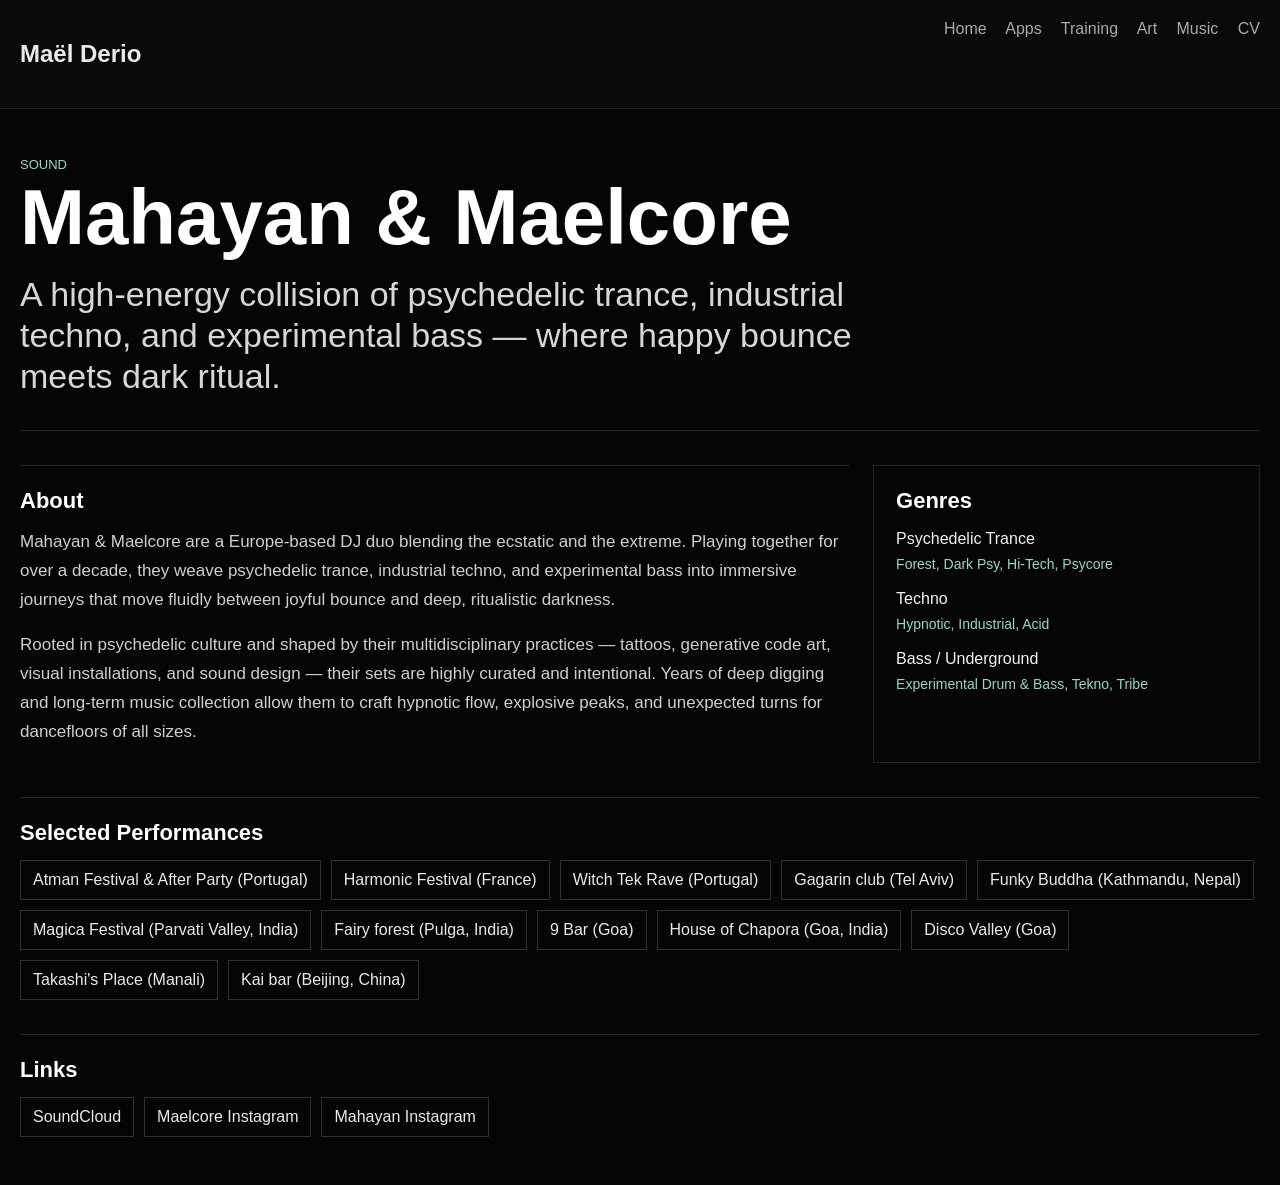
<file: music.html>
<!DOCTYPE html>
<html lang="en">
<head>
  <meta charset="UTF-8">
  <title>Music - Maël Derio</title>
  <link rel="stylesheet" href="css/styles.css">
</head>
<body>

<nav>
  <h1><a href="index.html">Maël Derio</a></h1>
  <div>
    <a href="index.html">Home</a>
    <a href="apps.html">Apps</a>
    <a href="training.html">Training</a>
    <a href="art.html">Art</a>
    <a href="music.html">Music</a>
    <a href="cv.html">CV</a>
  </div>
</nav>

<main>
<section class="music-presskit" id="music" aria-label="Music presskit">
  <header class="presskit-hero">
    <p class="eyebrow">Sound</p>
    <h2>Mahayan &amp; Maelcore</h2>
    <p class="presskit-tagline">
      A high-energy collision of psychedelic trance, industrial techno, and
      experimental bass — where happy bounce meets dark ritual.
    </p>
  </header>

  <article class="presskit-grid">
    <section class="presskit-main">
      <h3>About</h3>
      <p>
        Mahayan &amp; Maelcore are a Europe-based DJ duo blending the ecstatic
        and the extreme. Playing together for over a decade, they weave
        psychedelic trance, industrial techno, and experimental bass into
        immersive journeys that move fluidly between joyful bounce and deep,
        ritualistic darkness.
      </p>
      <p>
        Rooted in psychedelic culture and shaped by their multidisciplinary
        practices — tattoos, generative code art, visual installations, and
        sound design — their sets are highly curated and intentional. Years of
        deep digging and long-term music collection allow them to craft hypnotic
        flow, explosive peaks, and unexpected turns for dancefloors of all sizes.
      </p>
    </section>

    <aside class="presskit-card">
      <h3>Genres</h3>
      <ul class="genre-list">
        <li>Psychedelic Trance <span>Forest, Dark Psy, Hi-Tech, Psycore</span></li>
        <li>Techno <span>Hypnotic, Industrial, Acid</span></li>
        <li>Bass / Underground <span>Experimental Drum &amp; Bass, Tekno, Tribe</span></li>
      </ul>
    </aside>
  </article>

  <section class="presskit-section">
    <h3>Selected Performances</h3>
    <div class="performance-list">
      <span>Atman Festival &amp; After Party (Portugal)</span>
      <span>Harmonic Festival (France)</span>
      <span>Witch Tek Rave (Portugal)</span>
      <span>Gagarin club (Tel Aviv)</span>
      <span>Funky Buddha (Kathmandu, Nepal)</span>
      <span>Magica Festival (Parvati Valley, India)</span>
      <span>Fairy forest (Pulga, India)</span>
      <span>9 Bar (Goa)</span>
      <span>House of Chapora (Goa, India)</span>
      <span>Disco Valley (Goa)</span>
      <span>Takashi's Place (Manali)</span>
      <span>Kai bar (Beijing, China)</span>
    </div>
  </section>

  <section class="presskit-section">
    <h3>Links</h3>
    <div class="presskit-links">
      <a href="https://soundcloud.com/maelcore" target="_blank" rel="noopener noreferrer">SoundCloud</a>
      <a href="https://www.instagram.com/m_aelcore/" target="_blank" rel="noopener noreferrer">Maelcore Instagram</a>
      <a href="https://www.instagram.com/maayantatu/" target="_blank" rel="noopener noreferrer">Mahayan Instagram</a>
    </div>
  </section>
</section>
</main>

</body>
</html>
</file>
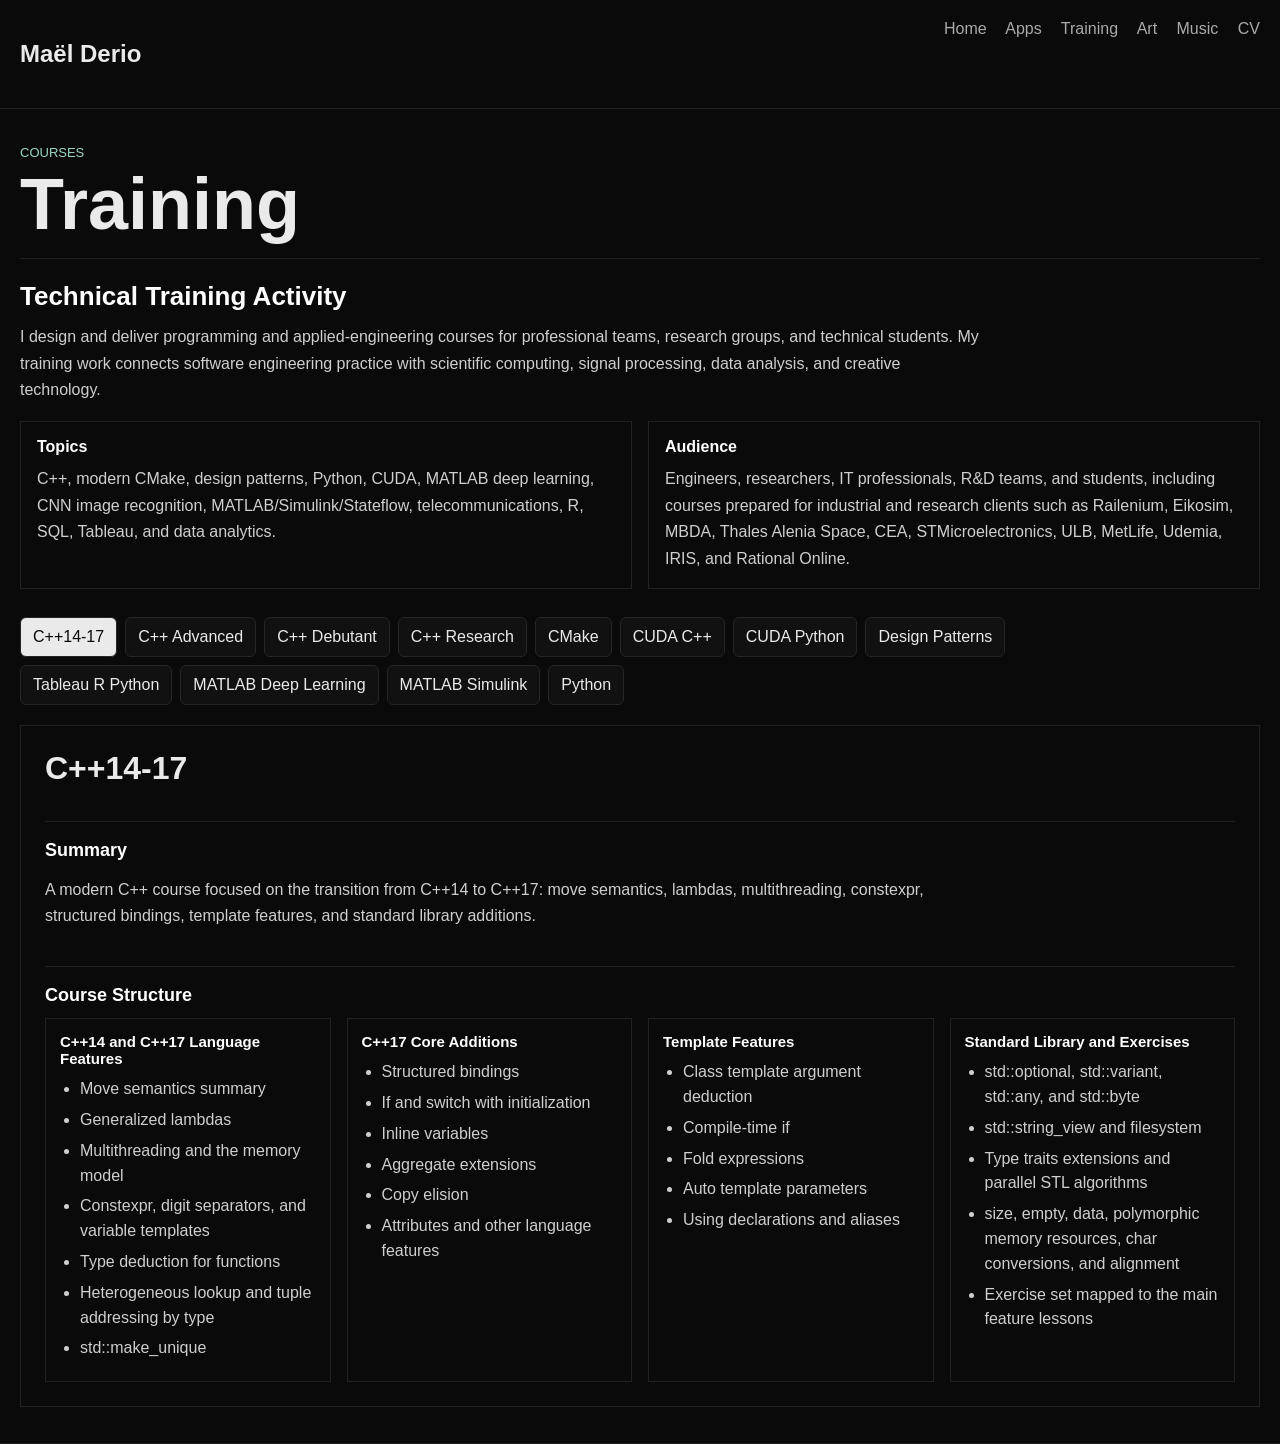
<file: training.html>
<!DOCTYPE html>
<html lang="en">
<head>
  <meta charset="UTF-8">
  <title>Training - Maël Derio</title>
  <link rel="stylesheet" href="css/styles.css">
</head>
<body>

<nav>
  <h1><a href="index.html">Maël Derio</a></h1>
  <div>
    <a href="index.html">Home</a>
    <a href="apps.html">Apps</a>
    <a href="training.html">Training</a>
    <a href="art.html">Art</a>
    <a href="music.html">Music</a>
    <a href="cv.html">CV</a>
  </div>
</nav>

<main>
<section class="portfolio-section" id="training" aria-label="Training">
  <div class="section-heading">
    <p class="eyebrow">Courses</p>
    <h2>Training</h2>
  </div>

  <section class="training-intro" aria-label="Training activity">
    <h3>Technical Training Activity</h3>
    <p>
      I design and deliver programming and applied-engineering courses for
      professional teams, research groups, and technical students. My training
      work connects software engineering practice with scientific computing,
      signal processing, data analysis, and creative technology.
    </p>
    <div class="training-intro-grid">
      <section>
        <h4>Topics</h4>
        <p>
          C++, modern CMake, design patterns, Python, CUDA, MATLAB deep
          learning, CNN image recognition, MATLAB/Simulink/Stateflow,
          telecommunications, R, SQL, Tableau, and data analytics.
        </p>
      </section>
      <section>
        <h4>Audience</h4>
        <p>
          Engineers, researchers, IT professionals, R&amp;D teams, and students,
          including courses prepared for industrial and research clients such as
          Railenium, Eikosim, MBDA, Thales Alenia Space, CEA, STMicroelectronics,
          ULB, MetLife, Udemia, IRIS, and Rational Online.
        </p>
      </section>
    </div>
  </section>

  <div class="tabs compact-tabs" role="tablist" aria-label="Training courses">
    <button class="tab active" type="button" role="tab" aria-selected="true" aria-controls="course-cpp14" data-tab="course-cpp14">C++14-17</button>
    <button class="tab" type="button" role="tab" aria-selected="false" aria-controls="course-cpp-advanced" data-tab="course-cpp-advanced">C++ Advanced</button>
    <button class="tab" type="button" role="tab" aria-selected="false" aria-controls="course-cpp-beginner" data-tab="course-cpp-beginner">C++ Debutant</button>
    <button class="tab" type="button" role="tab" aria-selected="false" aria-controls="course-cpp-research" data-tab="course-cpp-research">C++ Research</button>
    <button class="tab" type="button" role="tab" aria-selected="false" aria-controls="course-cmake" data-tab="course-cmake">CMake</button>
    <button class="tab" type="button" role="tab" aria-selected="false" aria-controls="course-cuda-linux" data-tab="course-cuda-linux">CUDA C++</button>
    <button class="tab" type="button" role="tab" aria-selected="false" aria-controls="course-cuda-python" data-tab="course-cuda-python">CUDA Python</button>
    <button class="tab" type="button" role="tab" aria-selected="false" aria-controls="course-patterns" data-tab="course-patterns">Design Patterns</button>
    <button class="tab" type="button" role="tab" aria-selected="false" aria-controls="course-tableau" data-tab="course-tableau">Tableau R Python</button>
    <button class="tab" type="button" role="tab" aria-selected="false" aria-controls="course-matlab-dl" data-tab="course-matlab-dl">MATLAB Deep Learning</button>
    <button class="tab" type="button" role="tab" aria-selected="false" aria-controls="course-simulink" data-tab="course-simulink">MATLAB Simulink</button>
    <button class="tab" type="button" role="tab" aria-selected="false" aria-controls="course-python" data-tab="course-python">Python</button>
  </div>

  <article class="tab-panel training-panel active" id="course-cpp14" role="tabpanel">
    <h3>C++14-17</h3>
    <section class="course-block"><h4>Summary</h4><p>A modern C++ course focused on the transition from C++14 to C++17: move semantics, lambdas, multithreading, constexpr, structured bindings, template features, and standard library additions.</p></section>
    <section class="course-block"><h4>Course Structure</h4><div class="course-outline"><section><h5>C++14 and C++17 Language Features</h5><ul><li>Move semantics summary</li><li>Generalized lambdas</li><li>Multithreading and the memory model</li><li>Constexpr, digit separators, and variable templates</li><li>Type deduction for functions</li><li>Heterogeneous lookup and tuple addressing by type</li><li>std::make_unique</li></ul></section><section><h5>C++17 Core Additions</h5><ul><li>Structured bindings</li><li>If and switch with initialization</li><li>Inline variables</li><li>Aggregate extensions</li><li>Copy elision</li><li>Attributes and other language features</li></ul></section><section><h5>Template Features</h5><ul><li>Class template argument deduction</li><li>Compile-time if</li><li>Fold expressions</li><li>Auto template parameters</li><li>Using declarations and aliases</li></ul></section><section><h5>Standard Library and Exercises</h5><ul><li>std::optional, std::variant, std::any, and std::byte</li><li>std::string_view and filesystem</li><li>Type traits extensions and parallel STL algorithms</li><li>size, empty, data, polymorphic memory resources, char conversions, and alignment</li><li>Exercise set mapped to the main feature lessons</li></ul></section></div></section>
  </article>

  <article class="tab-panel training-panel" id="course-cpp-advanced" role="tabpanel" hidden>
    <h3>C++ Advanced</h3>
    <section class="course-block"><h4>Summary</h4><p>An advanced C++ course for developers who already know the basics and need deeper language mechanics: value categories, type deduction, smart pointers, lambdas, concurrency, variadic templates, linkage, and type traits.</p></section>
    <section class="course-block"><h4>Course Structure</h4><div class="course-outline"><section><h5>Setup and Foundations</h5><ul><li>Install and CMake-based hello world</li><li>Course content, books, and links</li><li>From C++98 to C++11</li><li>Introduction to lvalues and rvalues</li><li>Type deduction</li></ul></section><section><h5>Initialization and Language Features</h5><ul><li>Class member initialization</li><li>Uniform initialization</li><li>Range-based for loops</li><li>default, delete, explicit, noexcept, override, and final</li><li>Delegating constructors, mutable, constexpr, aliases, nullptr, scoped enum, and syntax cleanup</li></ul></section><section><h5>Library and Ownership</h5><ul><li>std::array, pair, tuple, and new algorithms</li><li>forward_list and unordered containers</li><li>Memory overview</li><li>Smart pointers</li><li>Move semantics and forwarding</li></ul></section><section><h5>Advanced Topics and Exercises</h5><ul><li>Lambdas and std::function</li><li>Threads and concurrency</li><li>Variadic templates</li><li>Translation units, global symbols, extern, static, and namespaces</li><li>Type traits and exercise files from exercise1 through global exercises</li></ul></section></div></section>
  </article>

  <article class="tab-panel training-panel" id="course-cpp-beginner" role="tabpanel" hidden>
    <h3>C++ Debutant</h3>
    <section class="course-block"><h4>Summary</h4><p>A beginner C++ track that moves from syntax and control flow toward functions, headers, arrays, vectors, files, pointers, OOP, inheritance, templates, exceptions, and STL basics.</p></section>
    <section class="course-block"><h4>Course Structure</h4><div class="course-outline"><section><h5>Language Basics</h5><ul><li>Introduction</li><li>Variables</li><li>Basics and basic operations</li><li>Control structures 1 and 2</li><li>Functions 1 and 2</li><li>Separate source and header files</li></ul></section><section><h5>Data and Memory</h5><ul><li>Arrays</li><li>Dynamic arrays and vectors</li><li>Files and streams</li><li>Pointers and references</li></ul></section><section><h5>Object-Oriented Programming</h5><ul><li>OOP 1 and OOP 2</li><li>Constructors</li><li>Composition with Character and Weapon classes</li><li>Operator overloads</li><li>Deep copy</li><li>Inheritance</li><li>Virtual functions and polymorphism</li><li>Object collections with polymorphism</li><li>Static members and friendship</li></ul></section><section><h5>Language Extensions and STL</h5><ul><li>Exceptions</li><li>Templates</li><li>Typedefs, namespaces, and enum</li><li>Standard library</li><li>STL containers</li><li>Iterators and functors</li><li>Algorithms</li><li>Exercise folders for the early lessons</li></ul></section></div></section>
  </article>

  <article class="tab-panel training-panel" id="course-cpp-research" role="tabpanel" hidden>
    <h3>C++ Research</h3>
    <section class="course-block"><h4>Summary</h4><p>A research and preparation archive for modern C++ topics: C++20/C++23 features, design architecture, metaprogramming, optimization, and concurrency.</p></section>
    <section class="course-block"><h4>Course Structure</h4><div class="course-outline"><section><h5>C++20 and C++23</h5><ul><li>What is new in C++20</li><li>Concepts and abbreviated function templates</li><li>atomic_ref and atomic shared pointers</li><li>consteval, coroutines, and designated initializers</li><li>format, jthread, latch/barrier, modules, ranges/views, span, stop source, syncstream, and the spaceship operator</li><li>Major C++23 changes</li></ul></section><section><h5>Design Architecture</h5><ul><li>KISS and related principles</li><li>SOLID</li><li>Inline static</li><li>PIMPL</li><li>Separation of concerns</li><li>Type erasure</li></ul></section><section><h5>Metaprogramming</h5><ul><li>NRVO and RVO</li><li>SFINAE and concepts</li><li>Template specialization</li><li>Template versus constexpr</li><li>decltype(auto) template deduction</li><li>Evolution of metaprogramming</li><li>Reference collapsing and variadic template folds</li></ul></section><section><h5>Optimization and Concurrency</h5><ul><li>Allocation, memory management, memory pools, and containers optimization</li><li>Branch prediction, loop unrolling, compiler flags, and compiler optimization</li><li>Copy elision, pointer aliasing, pragmas, vectorization, and SIMD</li><li>Race conditions, thread pools, queues, coroutines, jthread, latches, barriers, and stop sources</li></ul></section></div></section>
  </article>

  <article class="tab-panel training-panel" id="course-cmake" role="tabpanel" hidden>
    <h3>CMake</h3>
    <section class="course-block"><h4>Summary</h4><p>A practical CMake course built as a sequence of project folders, each introducing one build-system concept through source code.</p></section>
    <section class="course-block"><h4>Course Structure</h4><div class="course-outline"><section><h5>Project Basics</h5><ul><li>Lesson 1: Hello CMake</li><li>Lesson 2: Add C++14 support</li><li>Lesson 3: Add a version number</li><li>Lesson 4: Add multiple files</li><li>Lesson 5: Add libraries</li><li>Lesson 6: Add subdirectories</li></ul></section><section><h5>Targets and Configuration</h5><ul><li>Lesson 7: Optional libraries</li><li>Lesson 8: Usage requirements</li><li>Lesson 8 exercise 2</li><li>Lesson 9: Generator expressions</li><li>Lesson 10: Install rules</li><li>Lesson 11: Tests</li></ul></section><section><h5>Automation and Packaging</h5><ul><li>Lesson 12: Add introspection</li><li>Lesson 13: Dashboard</li><li>Lesson 14: Custom commands</li><li>Lesson 15: Packaging</li><li>Lesson 16: Static or shared builds</li></ul></section><section><h5>Reusable Packages</h5><ul><li>Lesson 17: Export targets</li><li>Lesson 17 component export</li><li>Lesson 18: Debug and release</li><li>Lesson 19: Find things</li><li>Lesson 19 component find packages</li><li>Lesson 20: GoogleTest</li><li>Lesson 21: RPath</li></ul></section></div></section>
  </article>

  <article class="tab-panel training-panel" id="course-cuda-linux" role="tabpanel" hidden>
    <h3>CUDA C++</h3>
    <section class="course-block"><h4>Summary</h4><p>A CUDA C++ course, given on Windows and on Linux, focused on GPU programming practice: runtime API, memory management, kernels, libraries, streams, synchronization, debugging, profiling, and performance optimization.</p></section>
    <section class="course-block"><h4>Course Structure</h4><div class="course-outline"><section><h5>Introduction and First Programs</h5><ul><li>What CUDA is</li><li>CUDA versus OpenCL and SYCL</li><li>Windows and Linux development environment setup</li><li>CUDA features and architecture overview</li><li>Compilation and execution</li><li>NVCC explanation</li></ul></section><section><h5>Runtime API and Language</h5><ul><li>Host-side CUDA API role</li><li>Device capability information</li><li>Synchronization</li><li>Memory allocation</li><li>Textures and surfaces</li><li>Error handling</li><li>Qualifiers, vector types, math types, memory barriers, atomics, and warp functions</li></ul></section><section><h5>Libraries and Synchronization</h5><ul><li>CUDA libraries overview</li><li>cuBLAS, cuFFT, cuRAND, and cuSPARSE</li><li>Cooperative groups</li><li>Asynchronous barriers</li><li>Concurrent asynchronous execution with streams and events</li><li>Dynamic parallelism</li></ul></section><section><h5>Debugging, Optimization, and Exercises</h5><ul><li>Common errors, debugging tools, and profiling</li><li>Global performance optimization strategy</li><li>Resource utilization, memory throughput, instruction throughput, and memory thrashing</li><li>OpenMP and OpenACC chapters</li><li>Exercise sets for runtime API, memory, textures/surfaces, libraries, streams/events, and optimization</li></ul></section></div></section>
  </article>

  <article class="tab-panel training-panel" id="course-cuda-python" role="tabpanel" hidden>
    <h3>CUDA Python</h3>
    <section class="course-block"><h4>Summary</h4><p>A CUDA Python course on running Python code in parallel on NVIDIA GPUs with the Numba compiler: writing and launching custom CUDA kernels, managing GPU memory, and converting CPU-based applications to GPU-accelerated ones.</p></section>
    <section class="course-block"><h4>Course Structure</h4><div class="course-outline"><section><h5>Introduction and Setup</h5><ul><li>What GPU programming is, and why use CUDA with Python</li><li>Threads, blocks, and grids</li><li>GPU versus CPU design and the SIMT execution model</li><li>The CUDA programming model</li><li>Installing the CUDA Toolkit, drivers, Python, and Numba</li></ul></section><section><h5>Parallel Programming and Numba</h5><ul><li>Parallel execution and thread hierarchies</li><li>Warps and synchronization</li><li>Writing CUDA kernels with Numba and the @cuda.jit decorator</li><li>Writing and launching a basic kernel</li><li>Element-wise operations with threads</li><li>Configuring grid and block dimensions</li></ul></section><section><h5>Memory and Advanced Topics</h5><ul><li>GPU memory types: global, shared, local, and constant</li><li>Host-to-device transfers</li><li>Avoiding memory bottlenecks</li><li>Shared memory and synchronization</li><li>Asynchronous execution with streams</li><li>Multi-GPU basics</li></ul></section><section><h5>Porting and Troubleshooting</h5><ul><li>Profiling CPU code and finding parallelizable sections</li><li>Porting logic to CUDA kernels</li><li>Debugging CUDA applications, common errors, and fixes</li><li>Tools for testing and validation</li><li>GPU programming best practices</li></ul></section></div></section>
  </article>

  <article class="tab-panel training-panel" id="course-patterns" role="tabpanel" hidden>
    <h3>Design Patterns</h3>
    <section class="course-block"><h4>Summary</h4><p>A software design course organized around creational, structural, behavioral, and idiomatic patterns, with exercises for each family.</p></section>
    <section class="course-block"><h4>Course Structure</h4><div class="course-outline"><section><h5>Creational Patterns</h5><ul><li>Creational design patterns overview</li><li>Singleton</li><li>Factory Method</li><li>Abstract Factory</li><li>Builder</li><li>Prototype</li></ul></section><section><h5>Structural Patterns</h5><ul><li>Structural patterns overview</li><li>Adapter</li><li>Bridge</li><li>Composite</li><li>Decorator</li><li>Facade</li><li>Flyweight</li><li>Proxy</li></ul></section><section><h5>Behavioral Patterns</h5><ul><li>Behavioral patterns overview</li><li>Chain of Responsibility</li><li>Command, Iterator, Mediator, and Memento</li><li>Observer and State</li><li>Strategy</li><li>Template Method</li><li>Visitor and Interpreter</li></ul></section><section><h5>Practice Material</h5><ul><li>Exercises for object factories, abstract factory, builder, and prototype</li><li>Exercises for adapter, bridge, composite, decorator, facade, flyweight, and proxy</li><li>Exercises for command, iterator, mediator, observer, state, strategy, template method, and visitor</li><li>Other patterns and idioms</li></ul></section></div></section>
  </article>

  <article class="tab-panel training-panel" id="course-tableau" role="tabpanel" hidden>
    <h3>Tableau R Python</h3>
    <section class="course-block"><h4>Summary</h4><p>A data analytics course combining Python fundamentals, R exercises, Tableau exercises, exploratory data analysis, wrangling, normalization, regression, and model evaluation.</p></section>
    <section class="course-block"><h4>Course Structure</h4><div class="course-outline"><section><h5>Python Fundamentals</h5><ul><li>Lesson 1 introduction</li><li>Strings, lists, and control structures</li><li>Functions and data structures</li><li>Modules, package distribution, and the stock package example</li><li>Formatting, regular expressions, files, and exceptions</li><li>Decorators, OOP, inheritance, dunder methods, iterators, generators, databases, doctests, and unittest</li></ul></section><section><h5>Python Data Work</h5><ul><li>Basic data analysis</li><li>Cleaning and wrangling</li><li>Exploratory data analysis</li><li>Market data examples</li><li>Missing values and normalization</li><li>Regression analysis and model evaluation</li></ul></section><section><h5>R and SQL</h5><ul><li>R installation and fundamentals</li><li>Data types, vectors, lists, matrices, tables, and data frames</li><li>Functions, loops, factors, plotting, and statistics</li><li>RSQL, pandas SQL, and Python SQL examples</li></ul></section><section><h5>Tableau and After-Course Exercises</h5><ul><li>Tableau workbook exercises</li><li>Tableau and R integration</li><li>Python after-course exercises</li><li>R after-course exercises</li><li>Tableau after-course exercises</li></ul></section></div></section>
  </article>

  <article class="tab-panel training-panel" id="course-matlab-dl" role="tabpanel" hidden>
    <h3>MATLAB Deep Learning</h3>
    <section class="course-block"><h4>Summary</h4><p>A MATLAB deep learning course covering definitions, machine learning foundations, neural-network operation, classification, regression, generalization, CNNs, datastores, pretrained models, and architectures.</p></section>
    <section class="course-block"><h4>Course Structure</h4><div class="course-outline"><section><h5>Introduction</h5><ul><li>Definitions</li><li>History</li><li>Machine learning</li><li>Deep learning</li></ul></section><section><h5>Neural Network Foundations</h5><ul><li>First example</li><li>How neural networks work</li><li>Binary classification</li><li>Multiclass classification</li><li>Regression</li><li>Generalization</li></ul></section><section><h5>Convolutional Networks</h5><ul><li>CNNs</li><li>Datastores</li><li>Pretrained models</li><li>Architectures</li><li>Cats example script</li></ul></section><section><h5>Exercises and Trainer Notes</h5><ul><li>Deep learning foundations exercise</li><li>Classification and regression exercise</li><li>Generalization exercise</li><li>CNN exercise</li><li>Admin notes on split/shuffle, gradients, Reuters import, metrics, cats and dogs, and multi-GPU</li></ul></section></div></section>
  </article>

  <article class="tab-panel training-panel" id="course-simulink" role="tabpanel" hidden>
    <h3>MATLAB Simulink</h3>
    <section class="course-block"><h4>Summary</h4><p>A telecommunications-oriented MATLAB/Simulink/Stateflow course covering waveform generation, channels, encoding, fading, equalization, spread spectrum, OFDM, Stateflow, and MAC-layer examples.</p></section>
    <section class="course-block"><h4>Course Structure</h4><div class="course-outline"><section><h5>Simulink and Communication Basics</h5><ul><li>Introduction</li><li>Simulink tutorial</li><li>Solver and tolerance</li><li>Waveform generation</li><li>AWGN channel</li><li>Encoding introduction, Hamming, and convolutional code</li></ul></section><section><h5>Channel and Receiver Topics</h5><ul><li>Randomizers, puncturers, and interleavers</li><li>Fading, power delay profile, and MIMO</li><li>Free-space path loss and periodic blocking channels</li><li>Equalization, linear equalization, decision-feedback equalizer, and MLSE equalizer</li></ul></section><section><h5>Advanced Communication Systems</h5><ul><li>Spread spectrum systems</li><li>Direct sequence spread spectrum</li><li>Gold codes, Walsh codes, and time-hopping spread systems</li><li>OFDM and OFDM equalization</li><li>Helicopter satellite example</li><li>Stateflow and getting started with Stateflow</li><li>MAC layer, OSI, complete example, dataframe generator, and ACK generator</li></ul></section><section><h5>Exercises and Admin Notes</h5><ul><li>Waveform generation, AWGN, encoding, fading, free-space, equalization, spread spectrum, OFDM, and MAC-layer exercises</li><li>Course plan and alternative course plan</li><li>Bit error rate, complex-number recap, equalization, BER OFDM, Rayleigh, Viterbi, despreading QPSK, sampling time, and delay compensation notes</li></ul></section></div></section>
  </article>

  <article class="tab-panel training-panel" id="course-python" role="tabpanel" hidden>
    <h3>Python</h3>
    <section class="course-block"><h4>Summary</h4><p>A Python course progressing from fundamentals to modules, packaging, formatting, files, exceptions, decorators, OOP, iterators/generators, databases, doctests, and unit tests.</p></section>
    <section class="course-block"><h4>Course Structure</h4><div class="course-outline"><section><h5>Core Python</h5><ul><li>Lesson 1 introduction</li><li>Lesson 2 strings</li><li>Lesson 3 lists</li><li>Lesson 4 control structures</li><li>Lesson 5 functions</li><li>Lesson 6 data structures</li></ul></section><section><h5>Modules, Files, and Exceptions</h5><ul><li>Lesson 7 modules</li><li>Distributing code and packaging tutorial</li><li>Stock package example with screen and management subpackages</li><li>Lesson 8 formatting and regular expressions</li><li>Lesson 9 files</li><li>Lesson 10 exceptions and program example</li></ul></section><section><h5>Object-Oriented and Iteration</h5><ul><li>Lesson 11 decorators</li><li>Lesson 12 object-oriented programming</li><li>Lesson 13 polymorphism and inheritance</li><li>Lesson 14 dunder methods</li><li>Lesson 15 iterators and generators</li></ul></section><section><h5>Data Access and Testing</h5><ul><li>Lesson 16 SQL</li><li>NoSQL MongoDB</li><li>SQLAlchemy and full ORM example</li><li>Doctests with calculations, vowels, factorial, failures, and printed output</li><li>Unittest suites and source-file tests</li><li>Exercise files from exLesson1 through exLesson15</li></ul></section></div></section>
  </article>
</section>
</main>

<script>
  document.querySelectorAll(".tab").forEach(tab => {
    tab.addEventListener("click", () => {
      const tabsContainer = tab.closest(".tabs");
      const section = tab.closest(".portfolio-section");
      const selectedPanel = document.getElementById(tab.dataset.tab);

      tabsContainer.querySelectorAll(".tab").forEach(item => {
        item.classList.remove("active");
        item.setAttribute("aria-selected", "false");
      });

      section.querySelectorAll(".tab-panel").forEach(panel => {
        panel.classList.remove("active");
        panel.hidden = true;
      });

      tab.classList.add("active");
      tab.setAttribute("aria-selected", "true");
      selectedPanel.classList.add("active");
      selectedPanel.hidden = false;
    });
  });
</script>

</body>
</html>
</file>
<file: css/styles.css>
body {
  font-family: sans-serif;
  margin: 0;
  background: #0a0a0a;
  color: #eaeaea;
}

nav {
  display: flex;
  justify-content: space-between;
  padding: 20px;
  border-bottom: 1px solid #222;
}

nav h1 a {
  color: #eaeaea;
  margin: 0;
}

a {
  color: #aaa;
  margin-left: 15px;
  text-decoration: none;
}

.hero {
  padding: 80px 20px;
}

.landing {
  align-content: center;
  min-height: calc(100vh - 85px);
  padding: 20px;
}

.landing h2 {
  font-size: clamp(48px, 10vw, 104px);
  line-height: 0.92;
  margin: 0;
}

.landing-title {
  color: #fff;
  font-size: 24px;
  margin: 18px 0 14px;
  max-width: 760px;
}

.landing p:not(.eyebrow):not(.landing-title) {
  color: #cfcfcf;
  font-size: 18px;
  line-height: 1.6;
  max-width: 760px;
}

.quick-links {
  display: flex;
  flex-wrap: wrap;
  gap: 10px;
  margin-top: 30px;
}

.quick-links a {
  border: 1px solid #2f2f2f;
  color: #eaeaea;
  margin: 0;
  padding: 12px 14px;
}

.quick-links a:hover {
  background: #eaeaea;
  color: #0a0a0a;
}

.music-presskit {
  background: #050505;
  min-height: calc(100vh - 65px);
  padding: 48px 20px;
}

.presskit-hero {
  border-bottom: 1px solid #242424;
  padding-bottom: 34px;
}

.presskit-hero h2 {
  color: #fff;
  font-size: clamp(40px, 7vw, 78px);
  line-height: 0.9;
  margin: 0;
  max-width: 980px;
}

.presskit-tagline {
  color: #d7d7d7;
  font-size: clamp(20px, 3vw, 34px);
  line-height: 1.2;
  margin: 22px 0 0;
  max-width: 900px;
}

.presskit-grid {
  display: grid;
  gap: 24px;
  grid-template-columns: minmax(0, 1.5fr) minmax(260px, 0.7fr);
  margin-top: 34px;
}

.presskit-main,
.presskit-card,
.presskit-section {
  border-top: 1px solid #242424;
  padding-top: 22px;
}

.presskit-card {
  border: 1px solid #242424;
  padding: 22px;
}

.presskit-main h3,
.presskit-card h3,
.presskit-section h3 {
  color: #fff;
  font-size: 22px;
  margin: 0 0 14px;
}

.presskit-main p {
  color: #cfcfcf;
  font-size: 17px;
  line-height: 1.7;
  margin: 0 0 16px;
  max-width: 880px;
}

.genre-list {
  display: grid;
  gap: 14px;
  list-style: none;
  margin: 0;
  padding: 0;
}

.genre-list li {
  color: #f3f3f3;
  line-height: 1.4;
}

.genre-list span {
  color: #9ad7c2;
  display: block;
  font-size: 14px;
  margin-top: 4px;
}

.presskit-section {
  margin-top: 34px;
}

.performance-list,
.presskit-links {
  display: flex;
  flex-wrap: wrap;
  gap: 10px;
}

.performance-list span,
.presskit-links a {
  border: 1px solid #303030;
  color: #eaeaea;
  margin: 0;
  padding: 10px 12px;
}

.presskit-links a:hover {
  background: #eaeaea;
  color: #050505;
}

.portfolio-section {
  border-bottom: 1px solid #222;
  padding: 36px 20px;
}

.section-heading {
  margin-bottom: 20px;
}

.section-heading h2 {
  font-size: clamp(40px, 7vw, 72px);
  line-height: 0.95;
  margin: 0;
}

.about,
.cv {
  padding: 20px;
}

.tabs {
  display: flex;
  flex-wrap: wrap;
  gap: 8px;
  margin-bottom: 20px;
}

.compact-tabs {
  max-width: 1080px;
}

.tab {
  color: #eaeaea;
  background: #111;
  border: 1px solid #262626;
  border-radius: 6px;
  cursor: pointer;
  font: inherit;
  padding: 10px 12px;
}

.tab:hover,
.tab.active {
  background: #eaeaea;
  color: #0a0a0a;
}

.tab-panel {
  border: 1px solid #222;
  padding: 24px;
}

.tab-panel[hidden] {
  display: none;
}

.tab-panel h3 {
  font-size: 32px;
  margin: 0 0 12px;
}

.feature-layout h3 {
  margin-bottom: 12px;
}

.tab-panel p {
  color: #cfcfcf;
  line-height: 1.6;
  max-width: 900px;
}

.training-intro {
  border-top: 1px solid #222;
  margin: 0 0 28px;
  padding-top: 22px;
}

.training-intro h3 {
  color: #fff;
  font-size: 26px;
  margin: 0 0 12px;
}

.training-intro p {
  color: #cfcfcf;
  line-height: 1.65;
  margin: 0;
  max-width: 960px;
}

.training-intro-grid {
  display: grid;
  gap: 16px;
  grid-template-columns: repeat(auto-fit, minmax(260px, 1fr));
  margin-top: 18px;
}

.training-intro-grid section {
  border: 1px solid #222;
  padding: 16px;
}

.training-intro-grid h4 {
  color: #fff;
  font-size: 16px;
  margin: 0 0 10px;
}

.training-panel {
  display: grid;
  gap: 22px;
}

.course-block {
  border-top: 1px solid #222;
  padding-top: 18px;
}

.course-block h4 {
  color: #fff;
  font-size: 18px;
  margin: 0 0 12px;
}

.course-block ul {
  color: #cfcfcf;
  line-height: 1.55;
  margin: 0;
  padding-left: 20px;
}

.course-block li {
  margin-bottom: 6px;
}

.course-outline {
  display: grid;
  gap: 16px;
  grid-template-columns: repeat(auto-fit, minmax(260px, 1fr));
}

.course-outline section {
  border: 1px solid #222;
  padding: 14px;
}

.course-outline h5 {
  color: #fff;
  font-size: 15px;
  margin: 0 0 10px;
}

.course-outline ul {
  margin: 0;
}

.repo-meta {
  color: #999;
  font-size: 14px;
  margin: 0 0 10px;
}

.subprojects {
  display: grid;
  gap: 12px;
  grid-template-columns: repeat(auto-fit, minmax(240px, 1fr));
  margin: 24px 0;
}

.subprojects section {
  border: 1px solid #222;
  padding: 16px;
}

.subprojects h4 {
  margin: 0 0 8px;
}

.subprojects p {
  color: #cfcfcf;
  font-size: 14px;
  margin: 0;
}

code {
  color: #fff;
}

.feature-layout {
  align-items: center;
  display: grid;
  gap: 20px;
  grid-template-columns: minmax(0, 1.2fr) minmax(240px, 0.8fr);
  margin: 18px 0 22px;
}

.media-centered {
  align-items: center;
}

.media-centered .video-embed {
  align-self: center;
}

.download-action {
  display: flex;
  flex-wrap: wrap;
  gap: 10px;
  margin-top: 18px;
}

.download-action a {
  border: 1px solid #3a3a3a;
  color: #f2f2f2;
  display: inline-flex;
  margin: 0;
  padding: 10px 12px;
}

.download-action a:hover {
  background: #eaeaea;
  color: #0a0a0a;
}

.media-placeholder {
  align-items: center;
  aspect-ratio: 16 / 10;
  background: #111;
  border: 1px dashed #3a3a3a;
  color: #999;
  display: flex;
  justify-content: center;
  min-height: 180px;
  padding: 20px;
  text-align: center;
}

.video-embed {
  background: #111;
  border: 1px solid #242424;
  overflow: hidden;
}

.video-embed video {
  display: block;
  height: auto;
  width: 100%;
}

.architecture,
.app-detail {
  border-top: 1px solid #222;
  margin-top: 24px;
  padding-top: 20px;
}

.architecture h4,
.app-detail h4 {
  color: #fff;
  font-size: 16px;
  margin: 0 0 12px;
}

.architecture h5,
.app-detail h5 {
  color: #fff;
  font-size: 15px;
  margin: 18px 0 8px;
}

.architecture p,
.app-detail p {
  color: #cfcfcf;
  line-height: 1.6;
  margin: 0 0 12px;
  max-width: 900px;
}

.architecture ul,
.app-detail ul {
  color: #cfcfcf;
  line-height: 1.55;
  margin: 0 0 14px;
  padding-left: 20px;
}

.cv {
  max-width: 1120px;
}

.cv-hero {
  border-bottom: 1px solid #222;
  padding: 40px 0 32px;
}

.eyebrow {
  color: #9ad7c2;
  font-size: 13px;
  letter-spacing: 0;
  margin: 0 0 10px;
  text-transform: uppercase;
}

.cv-hero h2 {
  font-size: clamp(40px, 8vw, 84px);
  line-height: 0.95;
  margin: 0;
}

.cv-title {
  color: #fff;
  font-size: 22px;
  margin: 12px 0 16px;
}

.cv-location {
  color: #9ad7c2;
  font-size: 16px;
  margin: 10px 0 0;
}

.cv-hero > p:not(.eyebrow):not(.cv-title):not(.cv-location) {
  color: #cfcfcf;
  font-size: 18px;
  line-height: 1.6;
  max-width: 820px;
}

.contact-links {
  margin-top: 28px;
}

.contact-links h3 {
  color: #fff;
  font-size: 16px;
  margin: 0 0 12px;
}

.cv-links {
  display: flex;
  flex-wrap: wrap;
  gap: 10px 18px;
}

.cv-links a,
.cv-links span {
  color: #eaeaea;
  margin: 0;
}

.cv-grid {
  display: grid;
  gap: 20px;
  grid-template-columns: repeat(auto-fit, minmax(280px, 1fr));
  margin: 28px 0;
}

.cv-card,
.cv-section {
  border: 1px solid #222;
  padding: 24px;
}

.cv-card h3,
.cv-section h3 {
  font-size: 26px;
  margin: 0 0 18px;
}

.skill-list {
  display: grid;
  gap: 14px;
  margin: 0;
}

.skill-list dt {
  color: #fff;
  font-weight: 700;
}

.skill-list dd {
  color: #cfcfcf;
  line-height: 1.5;
  margin: 4px 0 0;
}

.cv-card ul,
.cv-entry ul {
  color: #cfcfcf;
  line-height: 1.55;
  margin: 0;
  padding-left: 18px;
}

.cv-card li,
.cv-entry li {
  margin-bottom: 8px;
}

.cv-section {
  margin-top: 28px;
}

.cv-entry {
  display: grid;
  gap: 16px;
  grid-template-columns: minmax(130px, 190px) 1fr;
  padding: 22px 0;
}

.cv-entry + .cv-entry {
  border-top: 1px solid #222;
}

.cv-date {
  color: #9ad7c2;
  font-size: 14px;
  margin: 0;
}

.cv-entry h4 {
  color: #fff;
  font-size: 18px;
  line-height: 1.35;
  margin: 0 0 10px;
}

.cv-entry p {
  color: #cfcfcf;
  line-height: 1.55;
  margin: 0 0 10px;
}

@media (max-width: 680px) {
  nav {
    align-items: flex-start;
    flex-direction: column;
    gap: 12px;
  }

  a {
    margin-left: 0;
    margin-right: 15px;
  }

  .cv-entry {
    grid-template-columns: 1fr;
  }

  .feature-layout {
    grid-template-columns: 1fr;
  }

  .presskit-grid {
    grid-template-columns: 1fr;
  }
}

#posts li {
  cursor: pointer;
  margin-bottom: 10px;
}

.back-link {
  margin: 0 0 16px;
}

.back-link a {
  margin-left: 0;
}

.download-panel,
.changelog {
  border: 1px solid #222;
  margin-top: 20px;
  max-width: 960px;
  padding: 24px;
}

.download-panel h3,
.changelog h3 {
  font-size: 24px;
  margin: 0 0 12px;
}

.download-panel ul,
.changelog > p {
  color: #cfcfcf;
  line-height: 1.6;
}

.download-panel ul {
  padding-left: 20px;
}

.change-group {
  border-top: 1px solid #222;
  padding: 18px 0 6px;
}

.change-group h4 {
  color: #fff;
  font-size: 16px;
  margin: 0 0 4px;
}

.change-meta {
  color: #999;
  font-size: 13px;
  margin: 0 0 10px;
}

.change-list {
  color: #cfcfcf;
  line-height: 1.5;
  list-style: none;
  margin: 0 0 12px;
  padding: 0;
}

.change-list > li {
  border-left: 2px solid #2a2a2a;
  margin: 0 0 6px;
  padding: 2px 0 2px 12px;
}

.change-list summary {
  cursor: pointer;
}

.change-list summary:hover .change-title {
  color: #fff;
}

.change-body {
  color: #aaa;
  font-size: 14px;
  line-height: 1.55;
  padding: 6px 0 4px;
}

.change-body p {
  margin: 0 0 8px;
}

.change-body ul,
.change-body ol {
  margin: 0 0 8px;
  padding-left: 20px;
}

.downloads-heading {
  color: #fff;
  font-size: 16px;
  margin: 20px 0 0;
}

.intro-text {
  margin: 18px 0 22px;
}

.media-gallery {
  display: grid;
  gap: 16px;
  grid-template-columns: repeat(2, minmax(0, 1fr));
  margin: 0 auto 24px;
  max-width: 1080px;
}

@media (max-width: 600px) {
  .media-gallery {
    grid-template-columns: minmax(0, 1fr);
  }
}

.media-gallery figure {
  margin: 0;
}

.media-gallery video,
.media-gallery img {
  aspect-ratio: 16 / 10;
  background: #000;
  border: 1px solid #242424;
  display: block;
  height: auto;
  object-fit: cover;
  width: 100%;
}

.media-gallery figcaption {
  color: #999;
  font-size: 13px;
  line-height: 1.45;
  margin-top: 6px;
}

.media-gallery figcaption strong {
  color: #eaeaea;
  font-weight: 600;
}

.art-technique {
  border-top: 1px solid #222;
  margin-top: 24px;
  padding-top: 20px;
}

.art-technique h4 {
  color: #fff;
  font-size: 18px;
  margin: 0 0 10px;
}

.art-technique p {
  margin: 0 0 16px;
}

.art-gallery.cols-3 {
  grid-template-columns: repeat(3, minmax(0, 1fr));
  max-width: none;
}

@media (max-width: 960px) {
  .art-gallery.cols-3 {
    grid-template-columns: repeat(2, minmax(0, 1fr));
  }
}

@media (max-width: 600px) {
  .art-gallery.cols-3 {
    grid-template-columns: minmax(0, 1fr);
  }
}

.art-gallery.square img,
.art-gallery.square video {
  aspect-ratio: 1 / 1;
}

.exhibition-gallery {
  display: grid;
  gap: 14px;
  grid-template-columns: repeat(3, minmax(0, 1fr));
  margin: 0 auto;
  max-width: 840px;
}

.exhibition-gallery figure {
  margin: 0;
}

.exhibition-gallery a {
  display: block;
  margin: 0;
}

.exhibition-gallery img {
  aspect-ratio: 1 / 1;
  background: #111;
  border: 1px solid #242424;
  display: block;
  height: auto;
  object-fit: contain;
  width: 100%;
}

@media (max-width: 600px) {
  .exhibition-gallery {
    grid-template-columns: repeat(2, minmax(0, 1fr));
  }
}

.exhibition-gallery figcaption {
  color: #999;
  font-size: 13px;
  margin-top: 6px;
}
</file>
